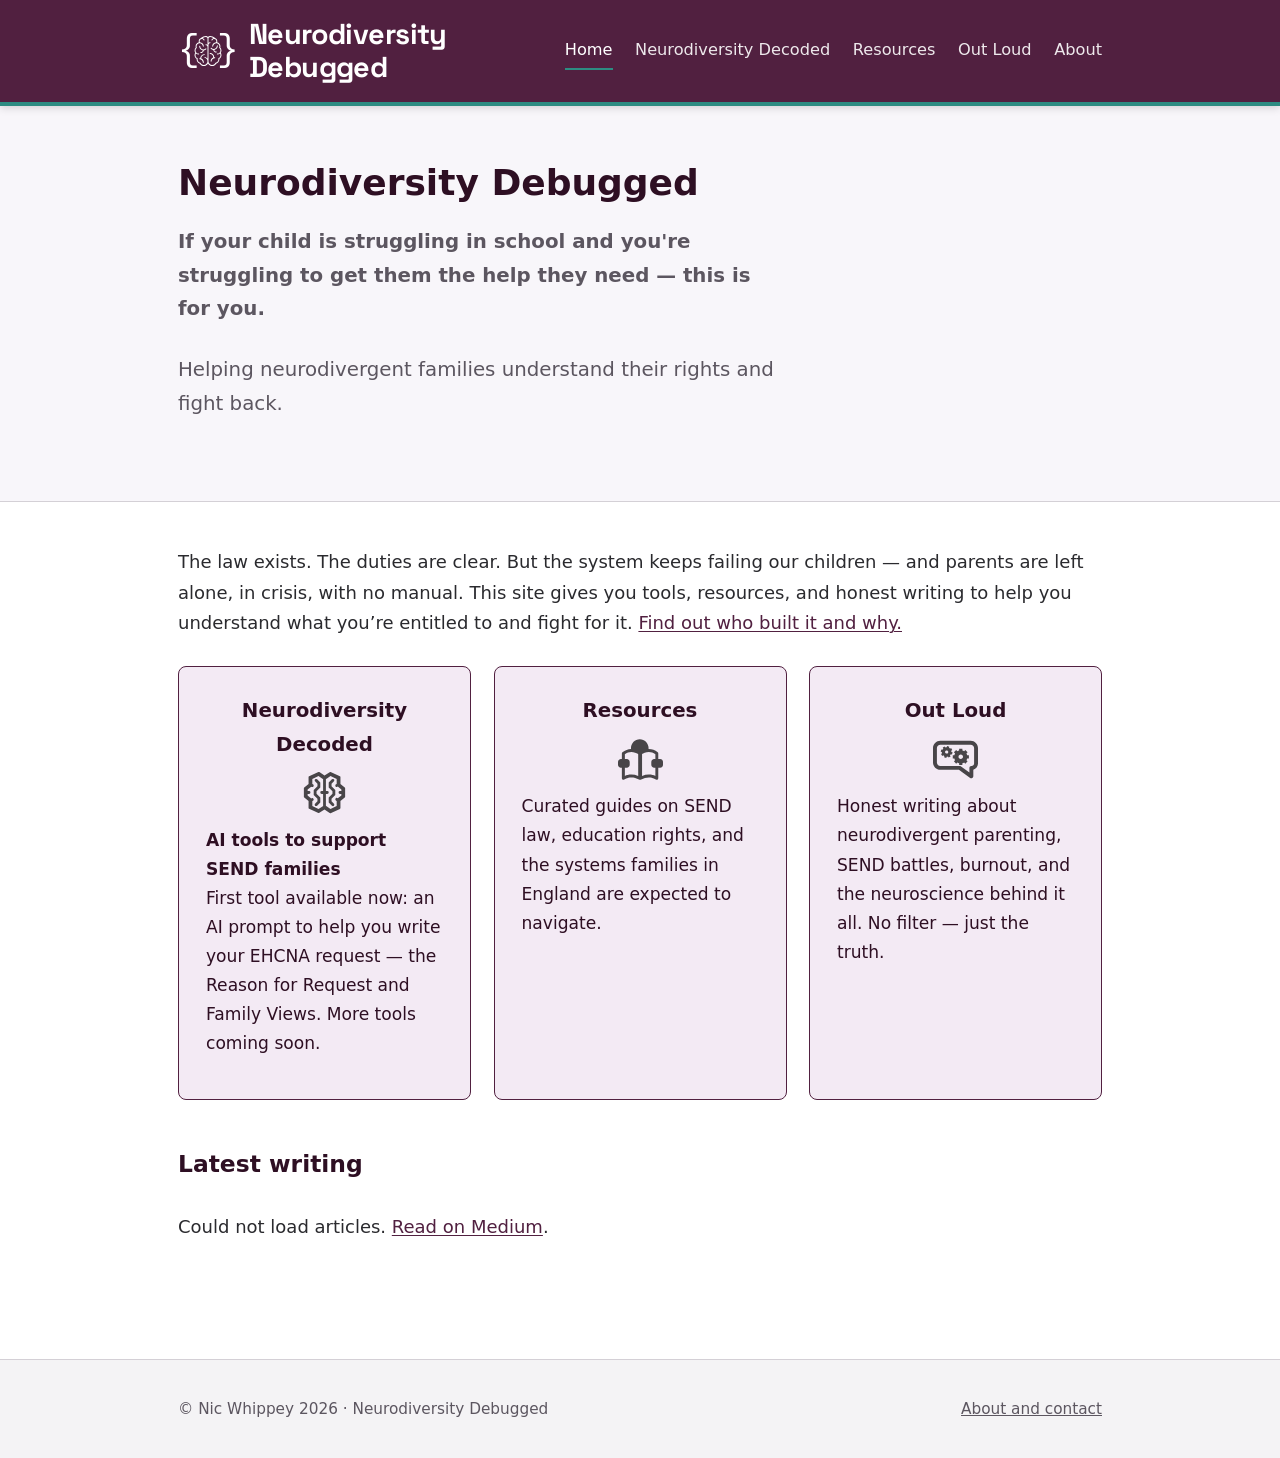
<file: index.html>
<!DOCTYPE html>
<html lang="en-GB">
<head>
  <meta charset="UTF-8">
  <meta name="viewport" content="width=device-width, initial-scale=1.0">
  <title>Neurodiversity Debugged — AI tools, resources &amp; lived experience for neurodivergent families</title>
  <meta name="description" content="AI tools, curated resources, lived experience, and writing for neurodivergent families navigating broken systems. Built by a neuroscientist, software engineer, and parent who learned the hard way.">
  <link rel="preconnect" href="https://fonts.googleapis.com">
  <link rel="preconnect" href="https://fonts.gstatic.com" crossorigin>
  <link href="https://fonts.googleapis.com/css2?family=Space+Grotesk:wght@600;700&display=swap" rel="stylesheet">
  <link rel="stylesheet" href="style.css">
  <link rel="icon" type="image/png" href="/icons/logo.png">
  <script src="/header.js" defer></script>
</head>
<body>

<a class="skip-link" href="#main">Skip to content</a>

<div id="site-header"></div>

<section class="hero">
  <div class="container">
    <h1>Neurodiversity Debugged</h1>
    <p><strong>If your child is struggling in school and you're struggling to get them the help they need — this is for you.</strong></p>
    <p>Helping neurodivergent families understand their rights and fight back.</p>
  </div>
</section>

<main id="main">
  <div class="container">

    <p>The law exists. The duties are clear. But the system keeps failing our children — and parents are left alone, in crisis, with no manual. This site gives you tools, resources, and honest writing to help you understand what you’re entitled to and fight for it. <a href="/about.html">Find out who built it and why.</a></p>

    <div class="card-grid">
      <!-- ...existing card-grid content... -->
      <a class="card card-link-block" href="/neurodiversity-decoded.html">
        <h3>Neurodiversity Decoded</h3>
        <img class="card-icon" src="/icons/ai-svgrepo-com.svg" alt="">
        <p><strong>AI tools to support SEND families</strong><br>First tool available now: an AI prompt to help you write your EHCNA request &mdash; the Reason for Request and Family Views. More tools coming soon.</p>
      </a>
      <a class="card card-link-block" href="/resources.html">
        <h3>Resources</h3>
        <img class="card-icon" src="/icons/person-learning-by-reading-svgrepo-com.svg" alt="">
        <p>Curated guides on SEND law, education rights, and the systems families in England are expected to navigate.</p>
      </a>
      <a class="card card-link-block" href="/out-loud.html">
        <h3>Out Loud</h3>
        <img class="card-icon" src="/icons/thoughts-of-gears-in-speech-bubble-svgrepo-com.svg" alt="">
        <p>Honest writing about neurodivergent parenting, SEND battles, burnout, and the neuroscience behind it all. No filter &mdash; just the truth.</p>
      </a>
    </div>

    <h2>Latest writing</h2>

    <div id="medium-articles" class="article-list">
      <p style="text-align:center; color:#666;">Loading articles&hellip;</p>
    </div>

    <script>
    (function () {
      var FEED_URL = 'https://api.rss2json.com/v1/api.json?rss_url=https%3A%2F%2Fmedium.com%2Ffeed%2F%40nic.whippey';
      var container = document.getElementById('medium-articles');

      fetch(FEED_URL)
        .then(function (res) { return res.json(); })
        .then(function (data) {
          if (!data.items || !data.items.length) {
            container.innerHTML = '<p>No articles found. <a href="https://medium.com/@nic.whippey" target="_blank" rel="noopener">Read on Medium</a>.</p>';
            return;
          }
          var html = data.items.slice(0, 6).map(function (item) {
            var imgMatch = item.description ? item.description.match(/<img[^>]+src="([^"]+)"/) : null;
            var imgUrl = (item.thumbnail || (imgMatch && imgMatch[1]) || '');
            var imgHtml = imgUrl ? '<img src="' + imgUrl + '" alt="">' : '';

            // Extract first <p> text as subtitle (more reliable than h3 from Medium feed)
            var subMatch = item.description ? item.description.match(/<p[^>]*>(.*?)<\/p>/) : null;
            var subtitle = subMatch ? subMatch[1].replace(/<[^>]+>/g, '').trim() : '';
            // Truncate long subtitles
            if (subtitle.length > 150) subtitle = subtitle.substring(0, 147) + '...';
            var subHtml = subtitle ? '<p>' + subtitle + '</p>' : '';

            return '<a class="article-card" href="' + item.link + '" target="_blank" rel="noopener">' +
              '<div class="article-text"><h3>' + item.title + '</h3>' + subHtml + '</div>' +
              imgHtml +
              '</a>';
          }).join('');
          container.innerHTML = html;
        })
        .catch(function () {
          container.innerHTML = '<p>Could not load articles. <a href="https://medium.com/@nic.whippey" target="_blank" rel="noopener">Read on Medium</a>.</p>';
        });
    })();
    </script>

  </div>
</main>

<div id="site-footer"></div>

</body>
</html>
</file>
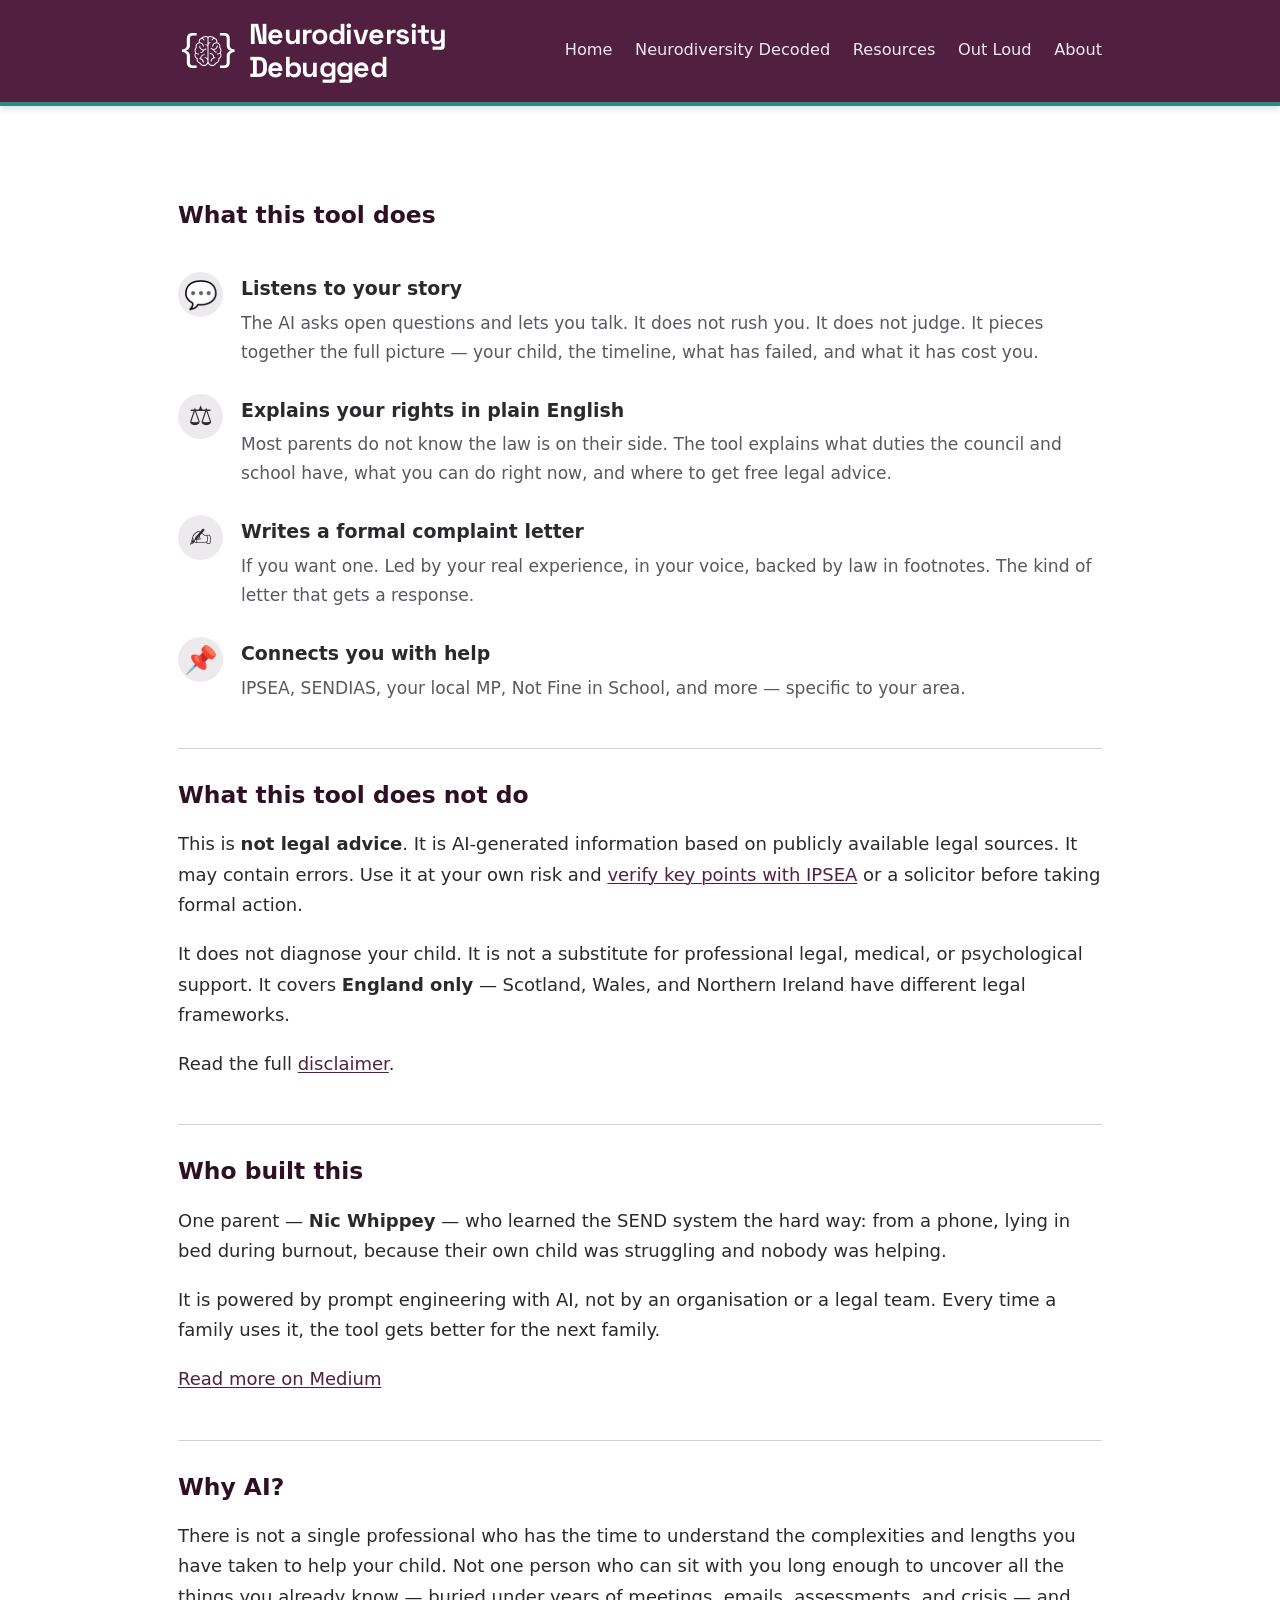
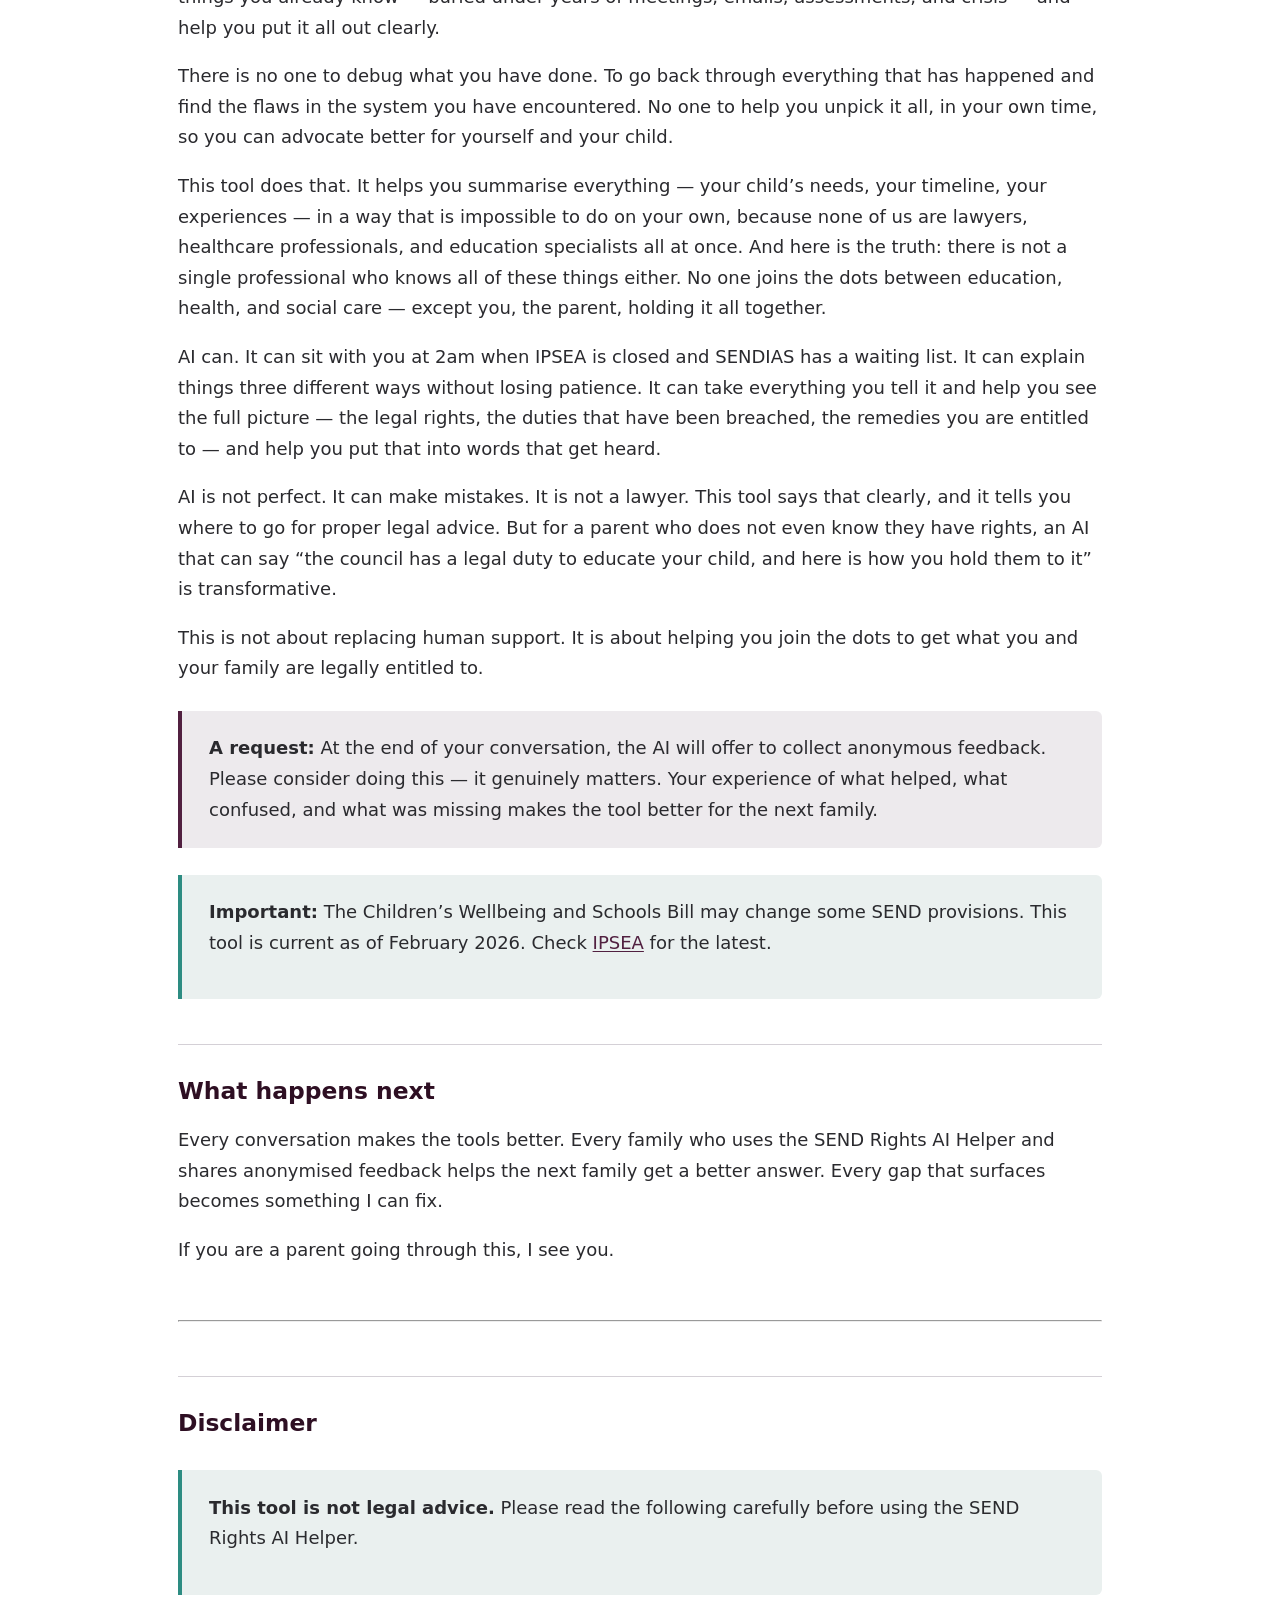
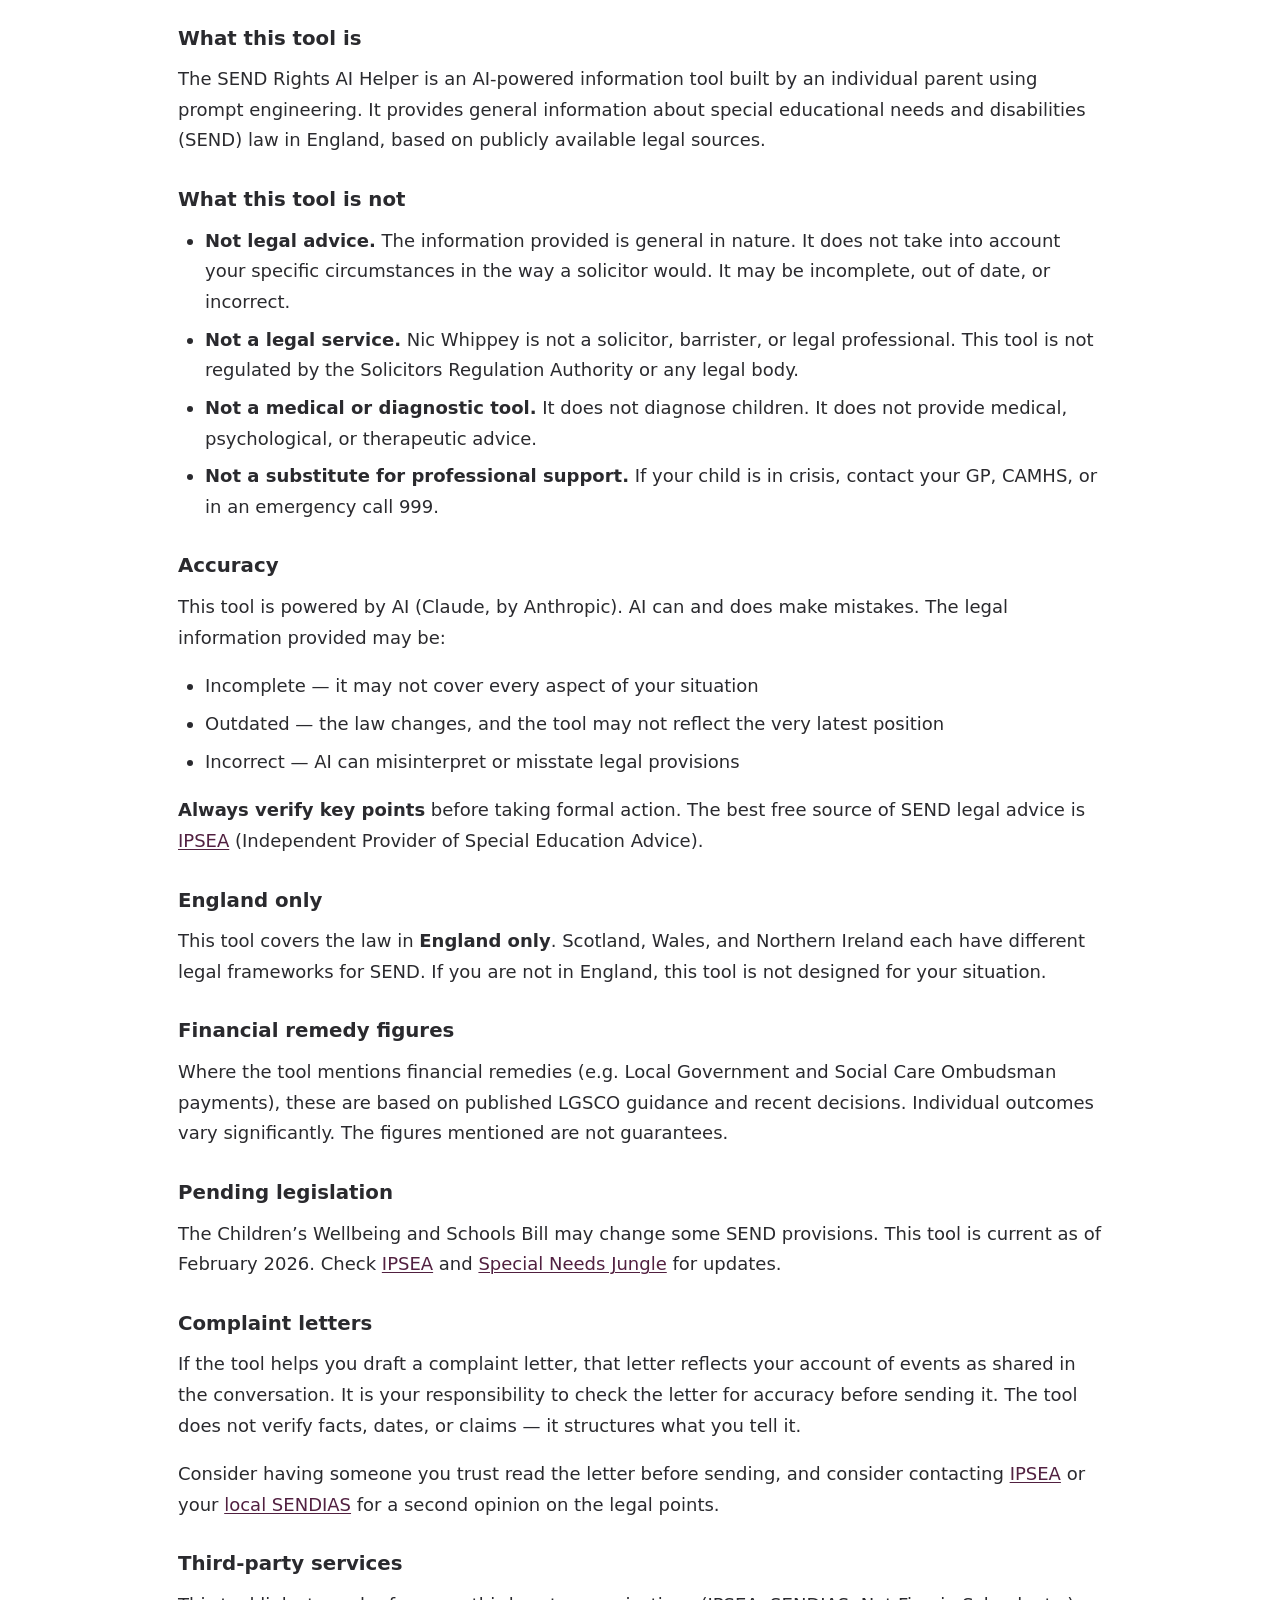
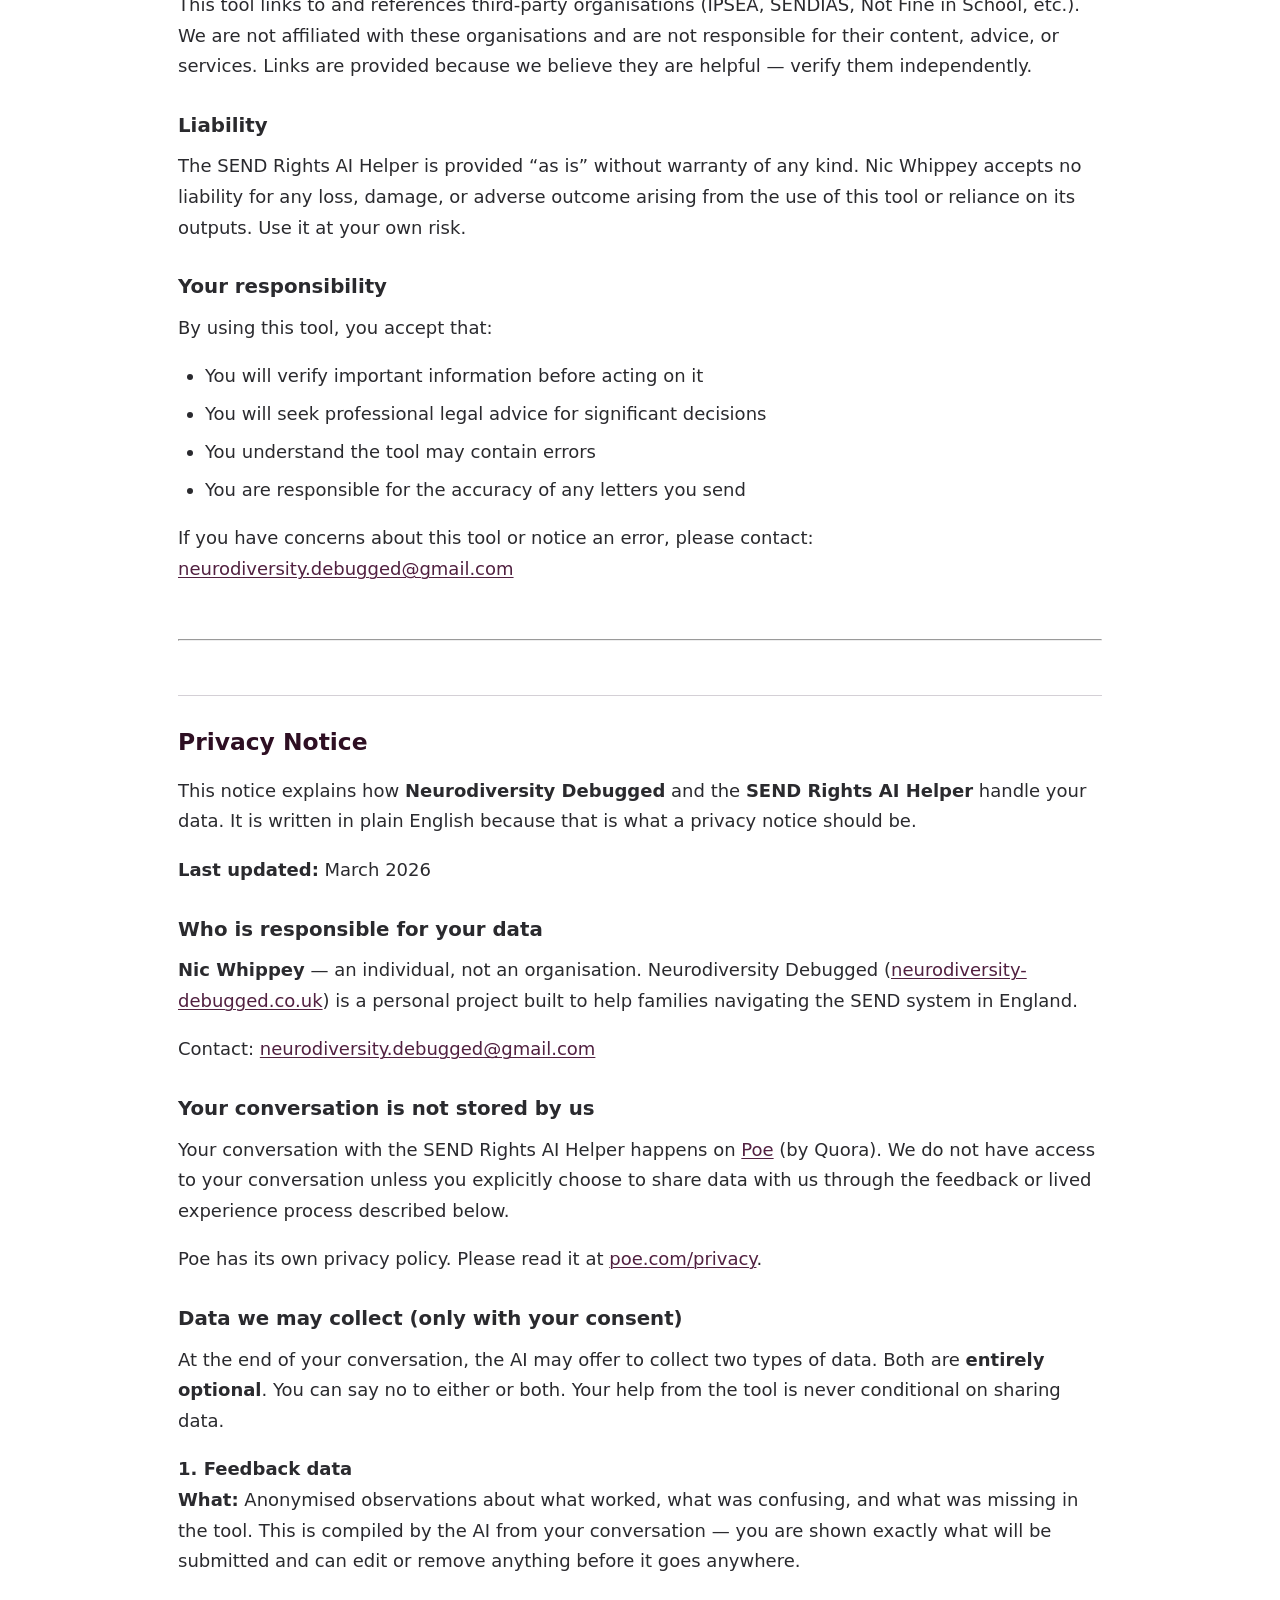
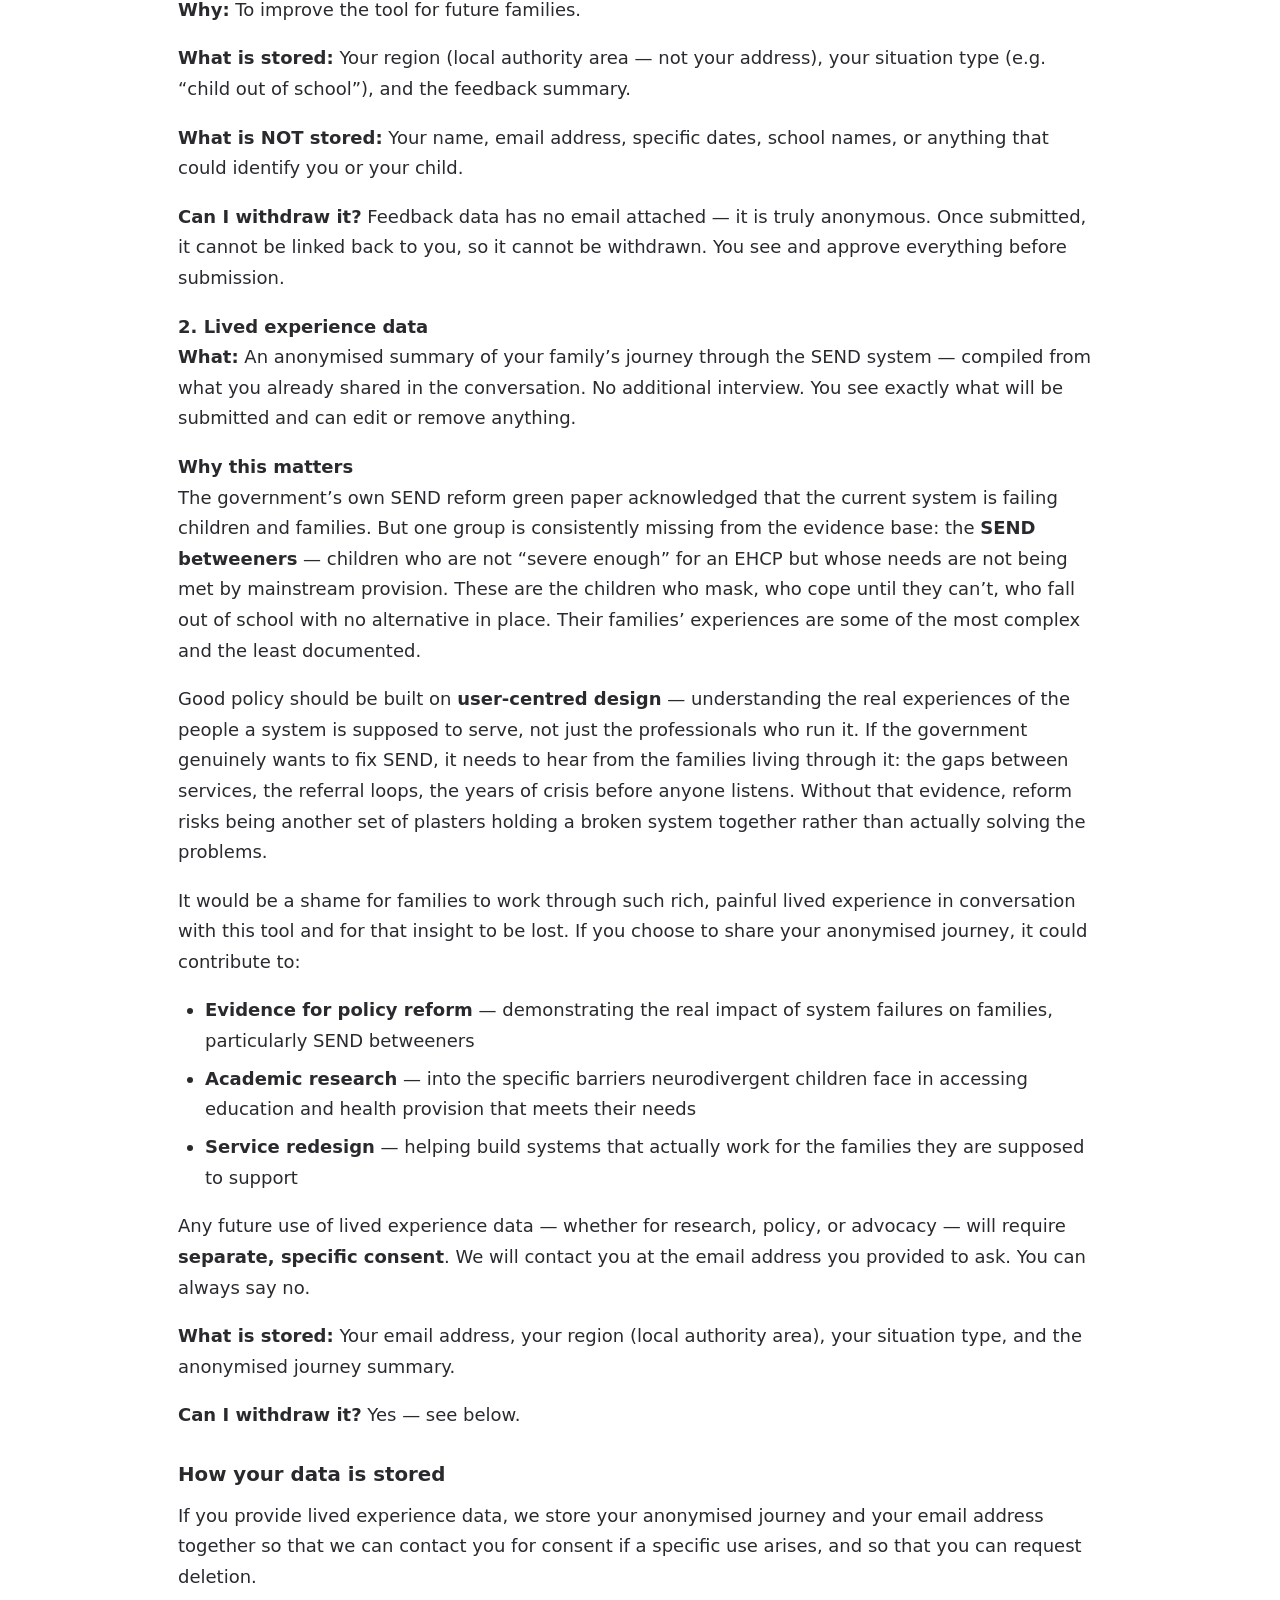
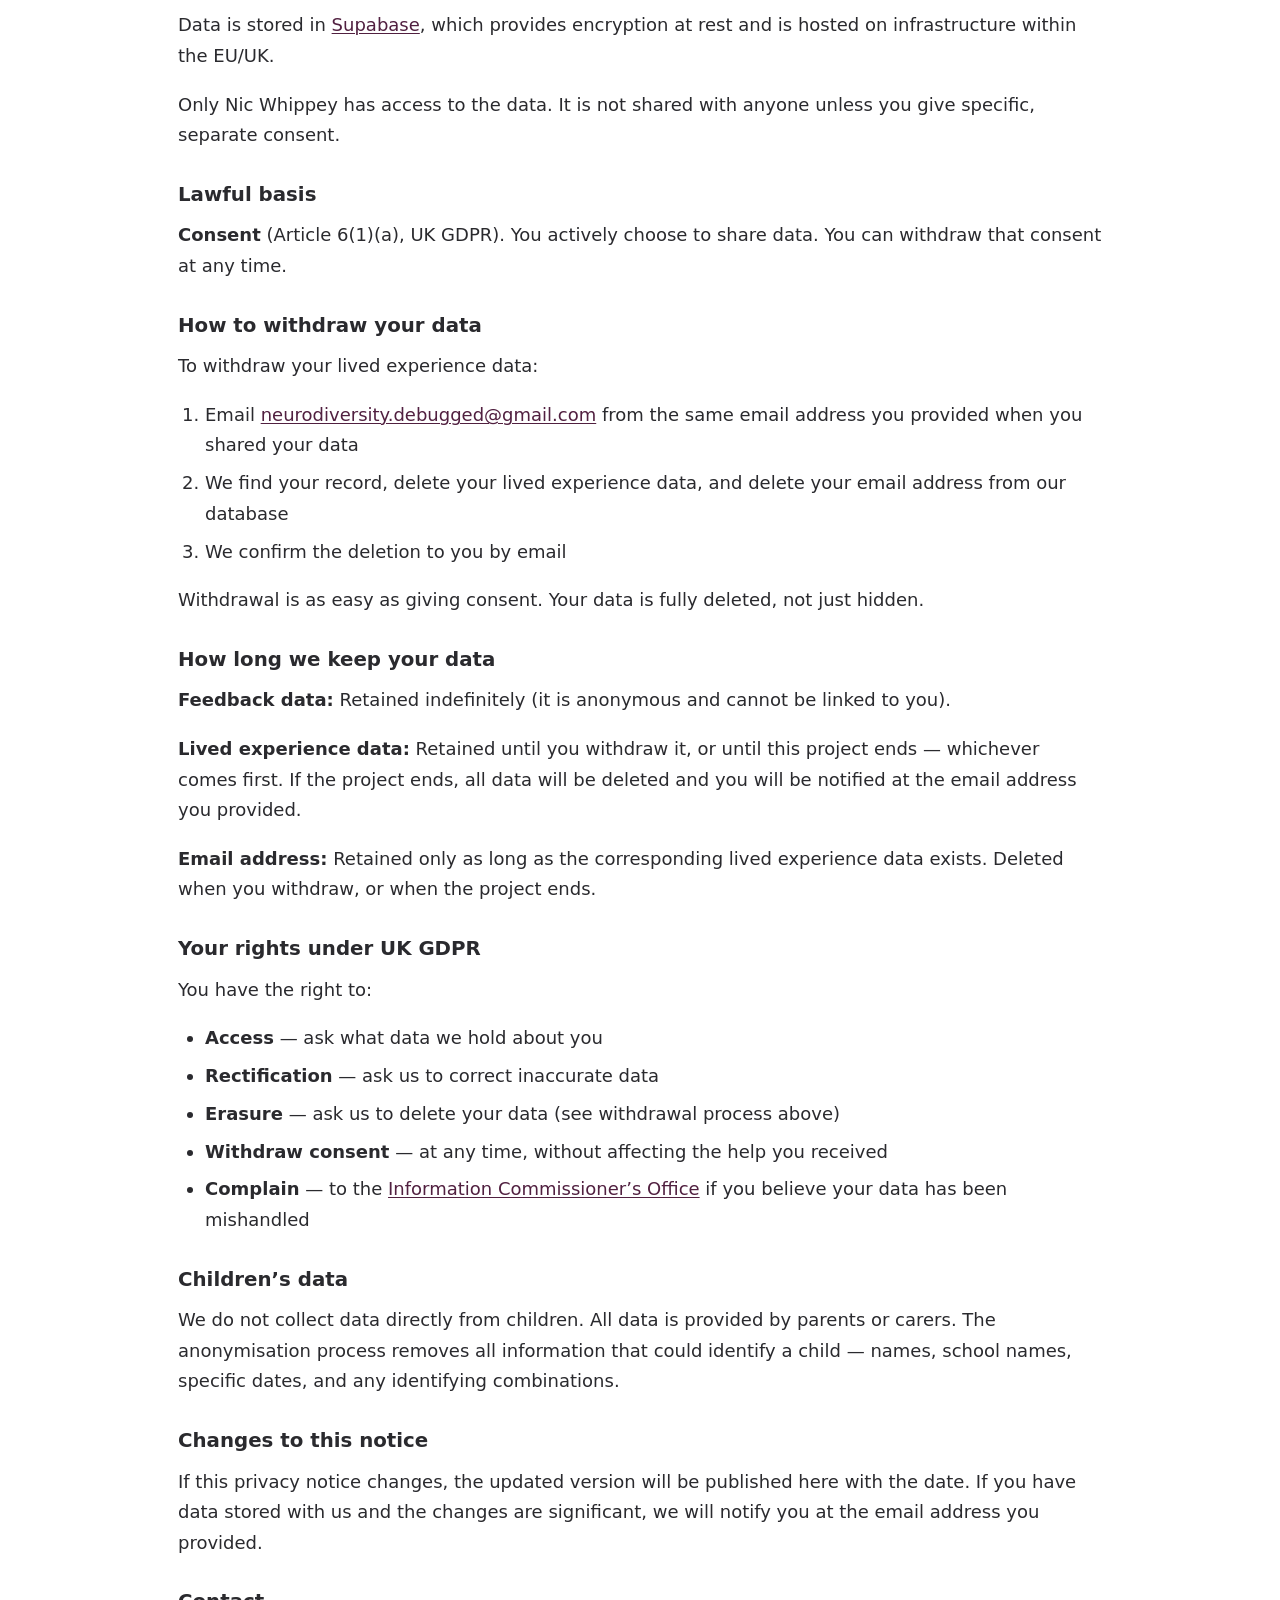
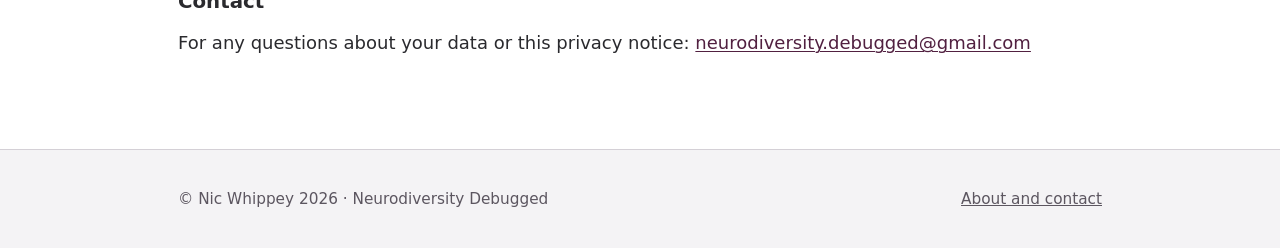
<file: send-rights-ai-helper/index.html>
<!DOCTYPE html>
<html lang="en-GB">
<head>
  <meta charset="UTF-8">
  <meta name="viewport" content="width=device-width, initial-scale=1.0">
  <title>Neurodiversity Debugged &mdash; SEND Rights AI Helper</title>
  <meta name="description" content="Neurodiversity Debugged: free AI-powered tools for families navigating SEND in England. The SEND Rights AI Helper helps you understand your rights, get practical advice, and write formal complaint letters.">
  <link rel="stylesheet" href="/style.css">
  <link rel="icon" type="image/png" href="/icons/logo.png">
  <link rel="preconnect" href="https://fonts.googleapis.com">
  <link rel="preconnect" href="https://fonts.gstatic.com" crossorigin>
  <link href="https://fonts.googleapis.com/css2?family=Space+Grotesk:wght@600;700&display=swap" rel="stylesheet">
  <script src="/header.js" defer></script>
</head>
<body>


<a class="skip-link" href="#main">Skip to content</a>

<div id="site-header"></div>

<main id="main">
  <div class="container">

    <h2>What this tool does</h2>

    <div class="features">
      <div class="feature">
        <div class="feature-icon" aria-hidden="true">&#128172;</div>
        <div>
          <h3>Listens to your story</h3>
          <p>The AI asks open questions and lets you talk. It does not rush you. It does not judge. It pieces together the full picture — your child, the timeline, what has failed, and what it has cost you.</p>
        </div>
      </div>

      <div class="feature">
        <div class="feature-icon" aria-hidden="true">&#9878;</div>
        <div>
          <h3>Explains your rights in plain English</h3>
          <p>Most parents do not know the law is on their side. The tool explains what duties the council and school have, what you can do right now, and where to get free legal advice.</p>
        </div>
      </div>

      <div class="feature">
        <div class="feature-icon" aria-hidden="true">&#9997;</div>
        <div>
          <h3>Writes a formal complaint letter</h3>
          <p>If you want one. Led by your real experience, in your voice, backed by law in footnotes. The kind of letter that gets a response.</p>
        </div>
      </div>

      <div class="feature">
        <div class="feature-icon" aria-hidden="true">&#128204;</div>
        <div>
          <h3>Connects you with help</h3>
          <p>IPSEA, SENDIAS, your local MP, Not Fine in School, and more — specific to your area.</p>
        </div>
      </div>
    </div>

    <h2>What this tool does not do</h2>

    <p>This is <strong>not legal advice</strong>. It is AI-generated information based on publicly available legal sources. It may contain errors. Use it at your own risk and <a href="https://www.ipsea.org.uk">verify key points with IPSEA</a> or a solicitor before taking formal action.</p>

    <p>It does not diagnose your child. It is not a substitute for professional legal, medical, or psychological support. It covers <strong>England only</strong> — Scotland, Wales, and Northern Ireland have different legal frameworks.</p>

    <p>Read the full <a href="#disclaimer">disclaimer</a>.</p>

    <h2>Who built this</h2>

    <p>One parent — <strong>Nic Whippey</strong> — who learned the SEND system the hard way: from a phone, lying in bed during burnout, because their own child was struggling and nobody was helping.</p>

    <p>It is powered by prompt engineering with AI, not by an organisation or a legal team. Every time a family uses it, the tool gets better for the next family.</p>

    <p><a href="https://medium.com/@nic.whippey">Read more on Medium</a></p>

    <h2>Why AI?</h2>

    <p>There is not a single professional who has the time to understand the complexities and lengths you have taken to help your child. Not one person who can sit with you long enough to uncover all the things you already know &mdash; buried under years of meetings, emails, assessments, and crisis &mdash; and help you put it all out clearly.</p>

    <p>There is no one to debug what you have done. To go back through everything that has happened and find the flaws in the system you have encountered. No one to help you unpick it all, in your own time, so you can advocate better for yourself and your child.</p>

    <p>This tool does that. It helps you summarise everything &mdash; your child&rsquo;s needs, your timeline, your experiences &mdash; in a way that is impossible to do on your own, because none of us are lawyers, healthcare professionals, and education specialists all at once. And here is the truth: there is not a single professional who knows all of these things either. No one joins the dots between education, health, and social care &mdash; except you, the parent, holding it all together.</p>

    <p>AI can. It can sit with you at 2am when IPSEA is closed and SENDIAS has a waiting list. It can explain things three different ways without losing patience. It can take everything you tell it and help you see the full picture &mdash; the legal rights, the duties that have been breached, the remedies you are entitled to &mdash; and help you put that into words that get heard.</p>

    <p>AI is not perfect. It can make mistakes. It is not a lawyer. This tool says that clearly, and it tells you where to go for proper legal advice. But for a parent who does not even know they have rights, an AI that can say &ldquo;the council has a legal duty to educate your child, and here is how you hold them to it&rdquo; is transformative.</p>

    <p>This is not about replacing human support. It is about helping you join the dots to get what you and your family are legally entitled to.</p>

    <div class="highlight">
      <p><strong>A request:</strong> At the end of your conversation, the AI will offer to collect anonymous feedback. Please consider doing this &mdash; it genuinely matters. Your experience of what helped, what confused, and what was missing makes the tool better for the next family.</p>
    </div>

    <div class="warning">
      <p><strong>Important:</strong> The Children&rsquo;s Wellbeing and Schools Bill may change some SEND provisions. This tool is current as of February 2026. Check <a href="https://www.ipsea.org.uk">IPSEA</a> for the latest.</p>
    </div>

    <h2>What happens next</h2>

    <p>Every conversation makes the tools better. Every family who uses the SEND Rights AI Helper and shares anonymised feedback helps the next family get a better answer. Every gap that surfaces becomes something I can fix.</p>

    <p>If you are a parent going through this, I see you.</p>

    <hr style="margin: 3rem 0;">

    <h2 id="disclaimer">Disclaimer</h2>

    <div class="warning">
      <p><strong>This tool is not legal advice.</strong> Please read the following carefully before using the SEND Rights AI Helper.</p>
    </div>

    <h3>What this tool is</h3>

    <p>The SEND Rights AI Helper is an AI-powered information tool built by an individual parent using prompt engineering. It provides general information about special educational needs and disabilities (SEND) law in England, based on publicly available legal sources.</p>

    <h3>What this tool is not</h3>

    <ul>
      <li><strong>Not legal advice.</strong> The information provided is general in nature. It does not take into account your specific circumstances in the way a solicitor would. It may be incomplete, out of date, or incorrect.</li>
      <li><strong>Not a legal service.</strong> Nic Whippey is not a solicitor, barrister, or legal professional. This tool is not regulated by the Solicitors Regulation Authority or any legal body.</li>
      <li><strong>Not a medical or diagnostic tool.</strong> It does not diagnose children. It does not provide medical, psychological, or therapeutic advice.</li>
      <li><strong>Not a substitute for professional support.</strong> If your child is in crisis, contact your GP, CAMHS, or in an emergency call 999.</li>
    </ul>

    <h3>Accuracy</h3>

    <p>This tool is powered by AI (Claude, by Anthropic). AI can and does make mistakes. The legal information provided may be:</p>

    <ul>
      <li>Incomplete &mdash; it may not cover every aspect of your situation</li>
      <li>Outdated &mdash; the law changes, and the tool may not reflect the very latest position</li>
      <li>Incorrect &mdash; AI can misinterpret or misstate legal provisions</li>
    </ul>

    <p><strong>Always verify key points</strong> before taking formal action. The best free source of SEND legal advice is <a href="https://www.ipsea.org.uk">IPSEA</a> (Independent Provider of Special Education Advice).</p>

    <h3>England only</h3>

    <p>This tool covers the law in <strong>England only</strong>. Scotland, Wales, and Northern Ireland each have different legal frameworks for SEND. If you are not in England, this tool is not designed for your situation.</p>

    <h3>Financial remedy figures</h3>

    <p>Where the tool mentions financial remedies (e.g. Local Government and Social Care Ombudsman payments), these are based on published LGSCO guidance and recent decisions. Individual outcomes vary significantly. The figures mentioned are not guarantees.</p>

    <h3>Pending legislation</h3>

    <p>The Children&rsquo;s Wellbeing and Schools Bill may change some SEND provisions. This tool is current as of February 2026. Check <a href="https://www.ipsea.org.uk">IPSEA</a> and <a href="https://www.specialneedsjungle.com">Special Needs Jungle</a> for updates.</p>

    <h3>Complaint letters</h3>

    <p>If the tool helps you draft a complaint letter, that letter reflects your account of events as shared in the conversation. It is your responsibility to check the letter for accuracy before sending it. The tool does not verify facts, dates, or claims &mdash; it structures what you tell it.</p>

    <p>Consider having someone you trust read the letter before sending, and consider contacting <a href="https://www.ipsea.org.uk">IPSEA</a> or your <a href="https://www.councilfordisabledchildren.org.uk/our-work/send-information-advice-and-support-services">local SENDIAS</a> for a second opinion on the legal points.</p>

    <h3>Third-party services</h3>

    <p>This tool links to and references third-party organisations (IPSEA, SENDIAS, Not Fine in School, etc.). We are not affiliated with these organisations and are not responsible for their content, advice, or services. Links are provided because we believe they are helpful &mdash; verify them independently.</p>

    <h3>Liability</h3>

    <p>The SEND Rights AI Helper is provided &ldquo;as is&rdquo; without warranty of any kind. Nic Whippey accepts no liability for any loss, damage, or adverse outcome arising from the use of this tool or reliance on its outputs. Use it at your own risk.</p>

    <h3>Your responsibility</h3>

    <p>By using this tool, you accept that:</p>

    <ul>
      <li>You will verify important information before acting on it</li>
      <li>You will seek professional legal advice for significant decisions</li>
      <li>You understand the tool may contain errors</li>
      <li>You are responsible for the accuracy of any letters you send</li>
    </ul>

    <p>If you have concerns about this tool or notice an error, please contact: <a class="site-email"></a></p>

    <hr style="margin: 3rem 0;">

    <h2 id="privacy">Privacy Notice</h2>

    <p>This notice explains how <strong>Neurodiversity Debugged</strong> and the <strong>SEND Rights AI Helper</strong> handle your data. It is written in plain English because that is what a privacy notice should be.</p>

    <p><strong>Last updated:</strong> March 2026</p>

    <h3>Who is responsible for your data</h3>

    <p><strong>Nic Whippey</strong> &mdash; an individual, not an organisation. Neurodiversity Debugged (<a href="https://neurodiversity-debugged.co.uk">neurodiversity-debugged.co.uk</a>) is a personal project built to help families navigating the SEND system in England.</p>

    <p>Contact: <a class="site-email"></a></p>

    <h3>Your conversation is not stored by us</h3>

    <p>Your conversation with the SEND Rights AI Helper happens on <a href="https://poe.com">Poe</a> (by Quora). We do not have access to your conversation unless you explicitly choose to share data with us through the feedback or lived experience process described below.</p>

    <p>Poe has its own privacy policy. Please read it at <a href="https://poe.com/privacy">poe.com/privacy</a>.</p>

    <h3>Data we may collect (only with your consent)</h3>

    <p>At the end of your conversation, the AI may offer to collect two types of data. Both are <strong>entirely optional</strong>. You can say no to either or both. Your help from the tool is never conditional on sharing data.</p>

    <h4>1. Feedback data</h4>

    <p><strong>What:</strong> Anonymised observations about what worked, what was confusing, and what was missing in the tool. This is compiled by the AI from your conversation &mdash; you are shown exactly what will be submitted and can edit or remove anything before it goes anywhere.</p>

    <p><strong>Why:</strong> To improve the tool for future families.</p>

    <p><strong>What is stored:</strong> Your region (local authority area &mdash; not your address), your situation type (e.g. &ldquo;child out of school&rdquo;), and the feedback summary.</p>

    <p><strong>What is NOT stored:</strong> Your name, email address, specific dates, school names, or anything that could identify you or your child.</p>

    <p><strong>Can I withdraw it?</strong> Feedback data has no email attached &mdash; it is truly anonymous. Once submitted, it cannot be linked back to you, so it cannot be withdrawn. You see and approve everything before submission.</p>

    <h4>2. Lived experience data</h4>

    <p><strong>What:</strong> An anonymised summary of your family&rsquo;s journey through the SEND system &mdash; compiled from what you already shared in the conversation. No additional interview. You see exactly what will be submitted and can edit or remove anything.</p>

    <h4>Why this matters</h4>

    <p>The government&rsquo;s own SEND reform green paper acknowledged that the current system is failing children and families. But one group is consistently missing from the evidence base: the <strong>SEND betweeners</strong> &mdash; children who are not &ldquo;severe enough&rdquo; for an EHCP but whose needs are not being met by mainstream provision. These are the children who mask, who cope until they can&rsquo;t, who fall out of school with no alternative in place. Their families&rsquo; experiences are some of the most complex and the least documented.</p>

    <p>Good policy should be built on <strong>user-centred design</strong> &mdash; understanding the real experiences of the people a system is supposed to serve, not just the professionals who run it. If the government genuinely wants to fix SEND, it needs to hear from the families living through it: the gaps between services, the referral loops, the years of crisis before anyone listens. Without that evidence, reform risks being another set of plasters holding a broken system together rather than actually solving the problems.</p>

    <p>It would be a shame for families to work through such rich, painful lived experience in conversation with this tool and for that insight to be lost. If you choose to share your anonymised journey, it could contribute to:</p>

    <ul>
      <li><strong>Evidence for policy reform</strong> &mdash; demonstrating the real impact of system failures on families, particularly SEND betweeners</li>
      <li><strong>Academic research</strong> &mdash; into the specific barriers neurodivergent children face in accessing education and health provision that meets their needs</li>
      <li><strong>Service redesign</strong> &mdash; helping build systems that actually work for the families they are supposed to support</li>
    </ul>

    <p>Any future use of lived experience data &mdash; whether for research, policy, or advocacy &mdash; will require <strong>separate, specific consent</strong>. We will contact you at the email address you provided to ask. You can always say no.</p>

    <p><strong>What is stored:</strong> Your email address, your region (local authority area), your situation type, and the anonymised journey summary.</p>

    <p><strong>Can I withdraw it?</strong> Yes &mdash; see below.</p>

    <h3>How your data is stored</h3>

    <p>If you provide lived experience data, we store your anonymised journey and your email address together so that we can contact you for consent if a specific use arises, and so that you can request deletion.</p>

    <p>Data is stored in <a href="https://supabase.com">Supabase</a>, which provides encryption at rest and is hosted on infrastructure within the EU/UK.</p>

    <p>Only Nic Whippey has access to the data. It is not shared with anyone unless you give specific, separate consent.</p>

    <h3>Lawful basis</h3>

    <p><strong>Consent</strong> (Article 6(1)(a), UK GDPR). You actively choose to share data. You can withdraw that consent at any time.</p>

    <h3>How to withdraw your data</h3>

    <p>To withdraw your lived experience data:</p>

    <ol>
      <li>Email <a class="site-email"></a> from the same email address you provided when you shared your data</li>
      <li>We find your record, delete your lived experience data, and delete your email address from our database</li>
      <li>We confirm the deletion to you by email</li>
    </ol>

    <p>Withdrawal is as easy as giving consent. Your data is fully deleted, not just hidden.</p>

    <h3>How long we keep your data</h3>

    <p><strong>Feedback data:</strong> Retained indefinitely (it is anonymous and cannot be linked to you).</p>

    <p><strong>Lived experience data:</strong> Retained until you withdraw it, or until this project ends &mdash; whichever comes first. If the project ends, all data will be deleted and you will be notified at the email address you provided.</p>

    <p><strong>Email address:</strong> Retained only as long as the corresponding lived experience data exists. Deleted when you withdraw, or when the project ends.</p>

    <h3>Your rights under UK GDPR</h3>

    <p>You have the right to:</p>

    <ul>
      <li><strong>Access</strong> &mdash; ask what data we hold about you</li>
      <li><strong>Rectification</strong> &mdash; ask us to correct inaccurate data</li>
      <li><strong>Erasure</strong> &mdash; ask us to delete your data (see withdrawal process above)</li>
      <li><strong>Withdraw consent</strong> &mdash; at any time, without affecting the help you received</li>
      <li><strong>Complain</strong> &mdash; to the <a href="https://ico.org.uk">Information Commissioner&rsquo;s Office</a> if you believe your data has been mishandled</li>
    </ul>

    <h3>Children&rsquo;s data</h3>

    <p>We do not collect data directly from children. All data is provided by parents or carers. The anonymisation process removes all information that could identify a child &mdash; names, school names, specific dates, and any identifying combinations.</p>

    <h3>Changes to this notice</h3>

    <p>If this privacy notice changes, the updated version will be published here with the date. If you have data stored with us and the changes are significant, we will notify you at the email address you provided.</p>

    <h3>Contact</h3>

    <p>For any questions about your data or this privacy notice: <a class="site-email"></a></p>

  </div>
</main>

<div id="site-footer"></div>

</body>
</html>
</file>
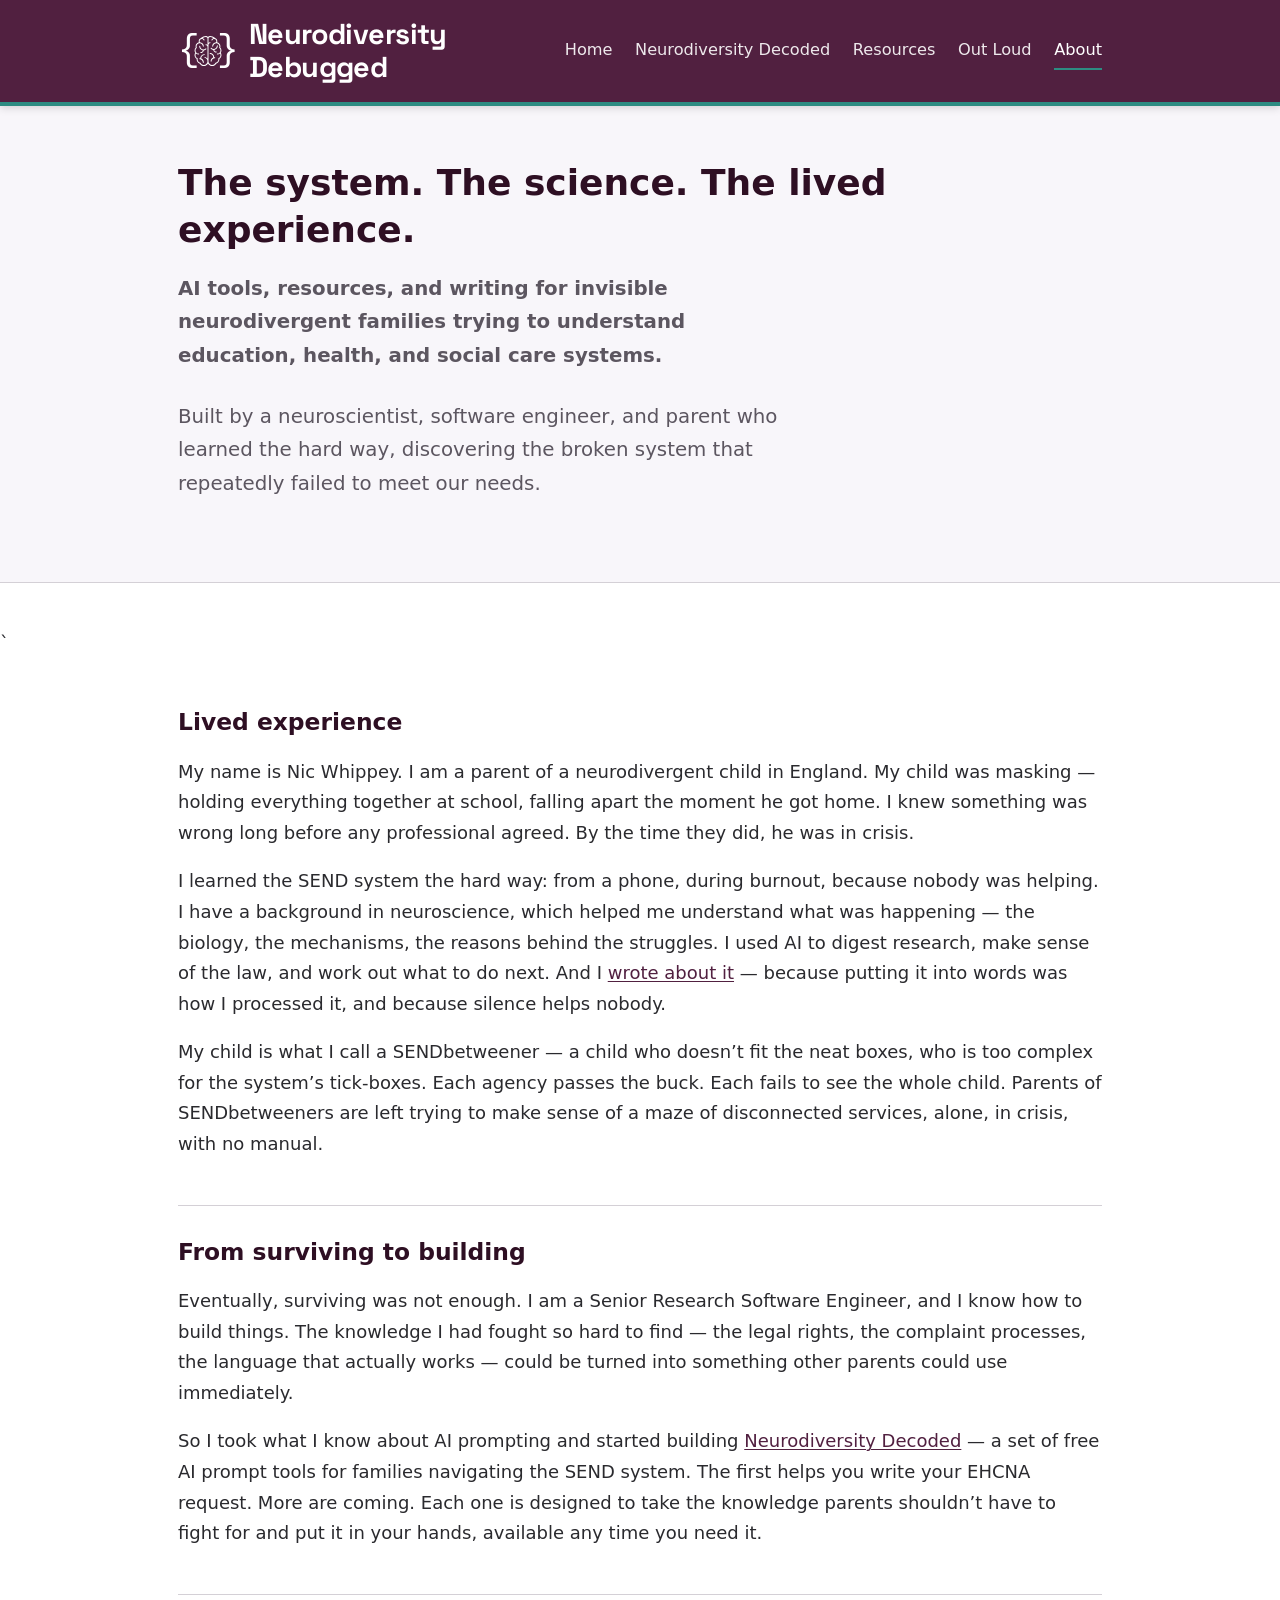
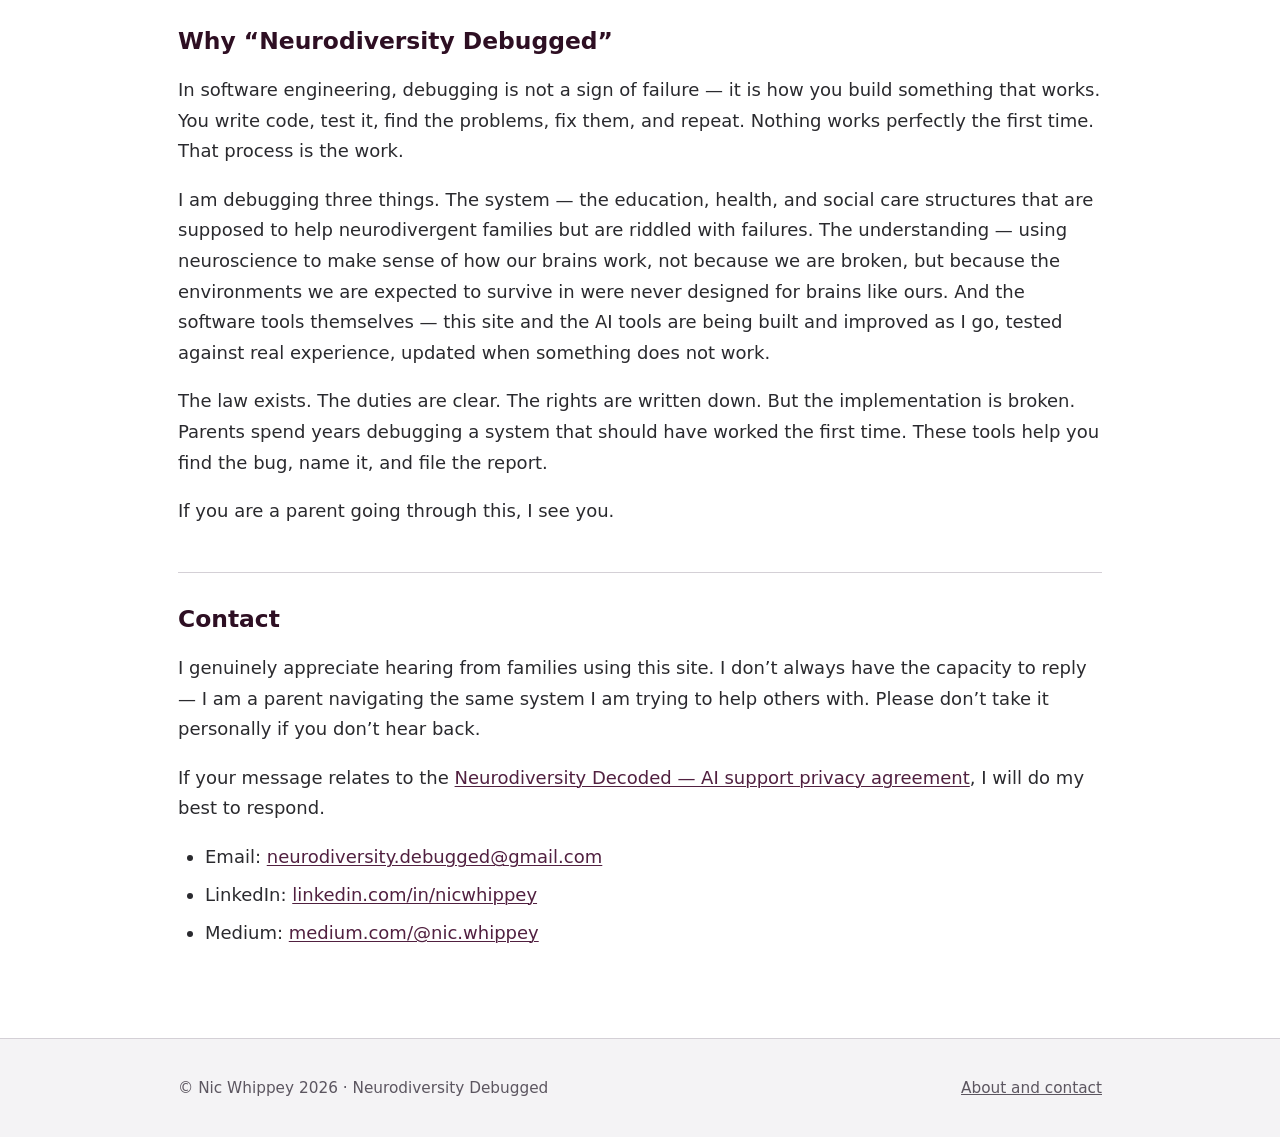
<file: about.html>
<!DOCTYPE html>
<html lang="en-GB">
<head>
  <meta charset="UTF-8">
  <meta name="viewport" content="width=device-width, initial-scale=1.0">
  <title>About — Neurodiversity Debugged</title>
  <meta name="description" content="About Nic Whippey, the parent and software engineer behind Neurodiversity Debugged.">
  <link rel="stylesheet" href="/style.css">
  <link rel="icon" type="image/png" href="/icons/logo.png">
  <link rel="preconnect" href="https://fonts.googleapis.com">
  <link rel="preconnect" href="https://fonts.gstatic.com" crossorigin>
  <link href="https://fonts.googleapis.com/css2?family=Space+Grotesk:wght@600;700&display=swap" rel="stylesheet">
  <script src="/header.js" defer></script>
</head>
<body>


<a class="skip-link" href="#main">Skip to content</a>
<div id="site-header"></div>

<section class="hero">
  <div class="container">
    <h1>The system. The science. The lived experience.</h1>
    <p><strong>AI tools, resources, and writing for invisible neurodivergent families trying to understand education, health, and social care systems.</strong></p>
    <p>Built by a neuroscientist, software engineer, and parent who learned the hard way, discovering the broken system that repeatedly failed to meet our needs.</p>
  </div>
</section>

<main id="main">`
  <div class="container">

    <h2>Lived experience</h2>

    <p>My name is Nic Whippey. I am a parent of a neurodivergent child in England. My child was masking &mdash; holding everything together at school, falling apart the moment he got home. I knew something was wrong long before any professional agreed. By the time they did, he was in crisis.</p>

    <p>I learned the SEND system the hard way: from a phone, during burnout, because nobody was helping. I have a background in neuroscience, which helped me understand what was happening &mdash; the biology, the mechanisms, the reasons behind the struggles. I used AI to digest research, make sense of the law, and work out what to do next. And I <a href="https://medium.com/@nic.whippey">wrote about it</a> &mdash; because putting it into words was how I processed it, and because silence helps nobody.</p>

    <p>My child is what I call a SENDbetweener &mdash; a child who doesn&rsquo;t fit the neat boxes, who is too complex for the system&rsquo;s tick-boxes. Each agency passes the buck. Each fails to see the whole child. Parents of SENDbetweeners are left trying to make sense of a maze of disconnected services, alone, in crisis, with no manual.</p>

    <h2>From surviving to building</h2>

    <p>Eventually, surviving was not enough. I am a Senior Research Software Engineer, and I know how to build things. The knowledge I had fought so hard to find &mdash; the legal rights, the complaint processes, the language that actually works &mdash; could be turned into something other parents could use immediately.</p>

    <p>So I took what I know about AI prompting and started building <a href="/neurodiversity-decoded.html">Neurodiversity Decoded</a> &mdash; a set of free AI prompt tools for families navigating the SEND system. The first helps you write your EHCNA request. More are coming. Each one is designed to take the knowledge parents shouldn&rsquo;t have to fight for and put it in your hands, available any time you need it.</p>

    <h2>Why &ldquo;Neurodiversity Debugged&rdquo;</h2>

    <p>In software engineering, debugging is not a sign of failure &mdash; it is how you build something that works. You write code, test it, find the problems, fix them, and repeat. Nothing works perfectly the first time. That process is the work.</p>

    <p>I am debugging three things. The system &mdash; the education, health, and social care structures that are supposed to help neurodivergent families but are riddled with failures. The understanding &mdash; using neuroscience to make sense of how our brains work, not because we are broken, but because the environments we are expected to survive in were never designed for brains like ours. And the software tools themselves &mdash; this site and the AI tools are being built and improved as I go, tested against real experience, updated when something does not work.</p>

    <p>The law exists. The duties are clear. The rights are written down. But the implementation is broken. Parents spend years debugging a system that should have worked the first time. These tools help you find the bug, name it, and file the report.</p>

    <p>If you are a parent going through this, I see you.</p>

    <h2>Contact</h2>

    <p>I genuinely appreciate hearing from families using this site. I don&rsquo;t always have the capacity to reply &mdash; I am a parent navigating the same system I am trying to help others with. Please don&rsquo;t take it personally if you don&rsquo;t hear back.</p>

    <p>If your message relates to the <a href="/neurodiversity-decoded.html#privacy">Neurodiversity Decoded — AI support privacy agreement</a>, I will do my best to respond.</p>

    <ul>
      <li>Email: <a class="site-email"></a></li>
      <li>LinkedIn: <a href="https://www.linkedin.com/in/nicwhippey" target="_blank" rel="noopener">linkedin.com/in/nicwhippey</a></li>
      <li>Medium: <a href="https://medium.com/@nic.whippey" target="_blank" rel="noopener">medium.com/@nic.whippey</a></li>
    </ul>

  </div>
</main>

<div id="site-footer"></div>

</body>
</html>
</file>
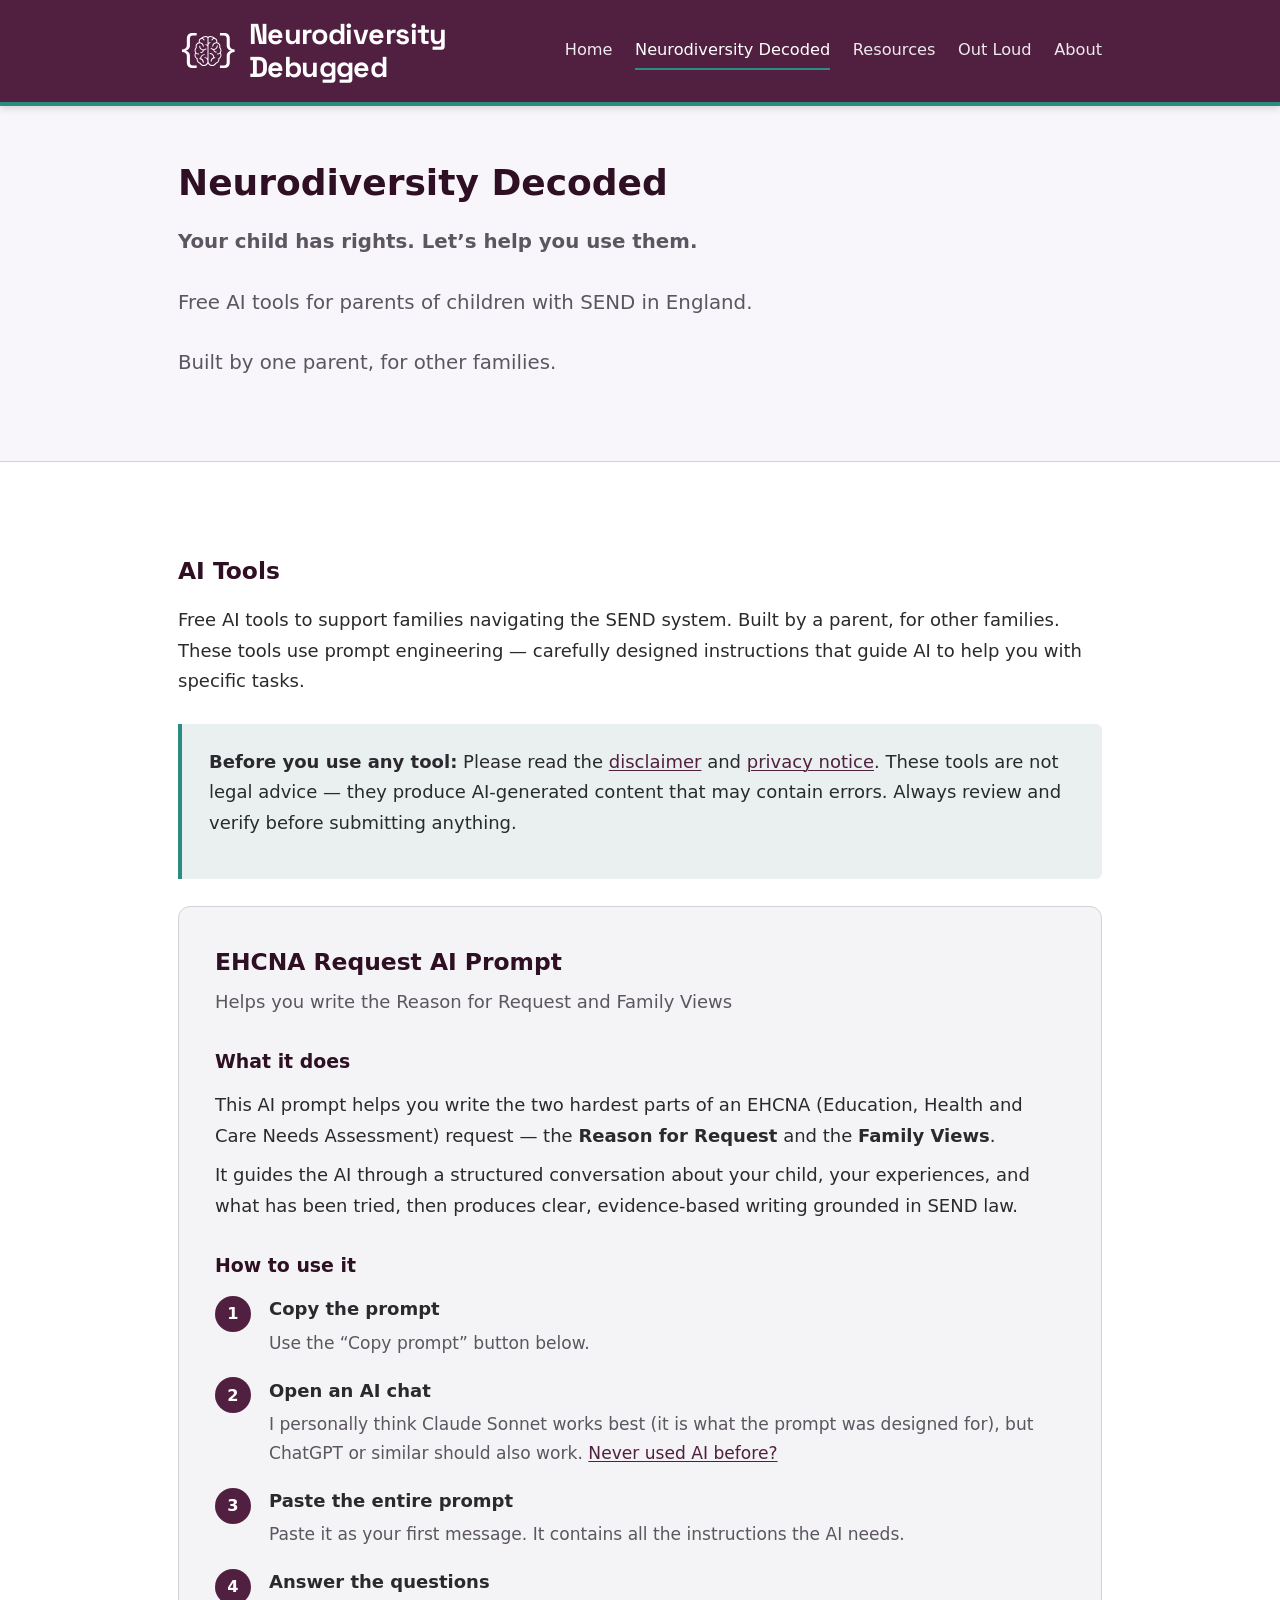
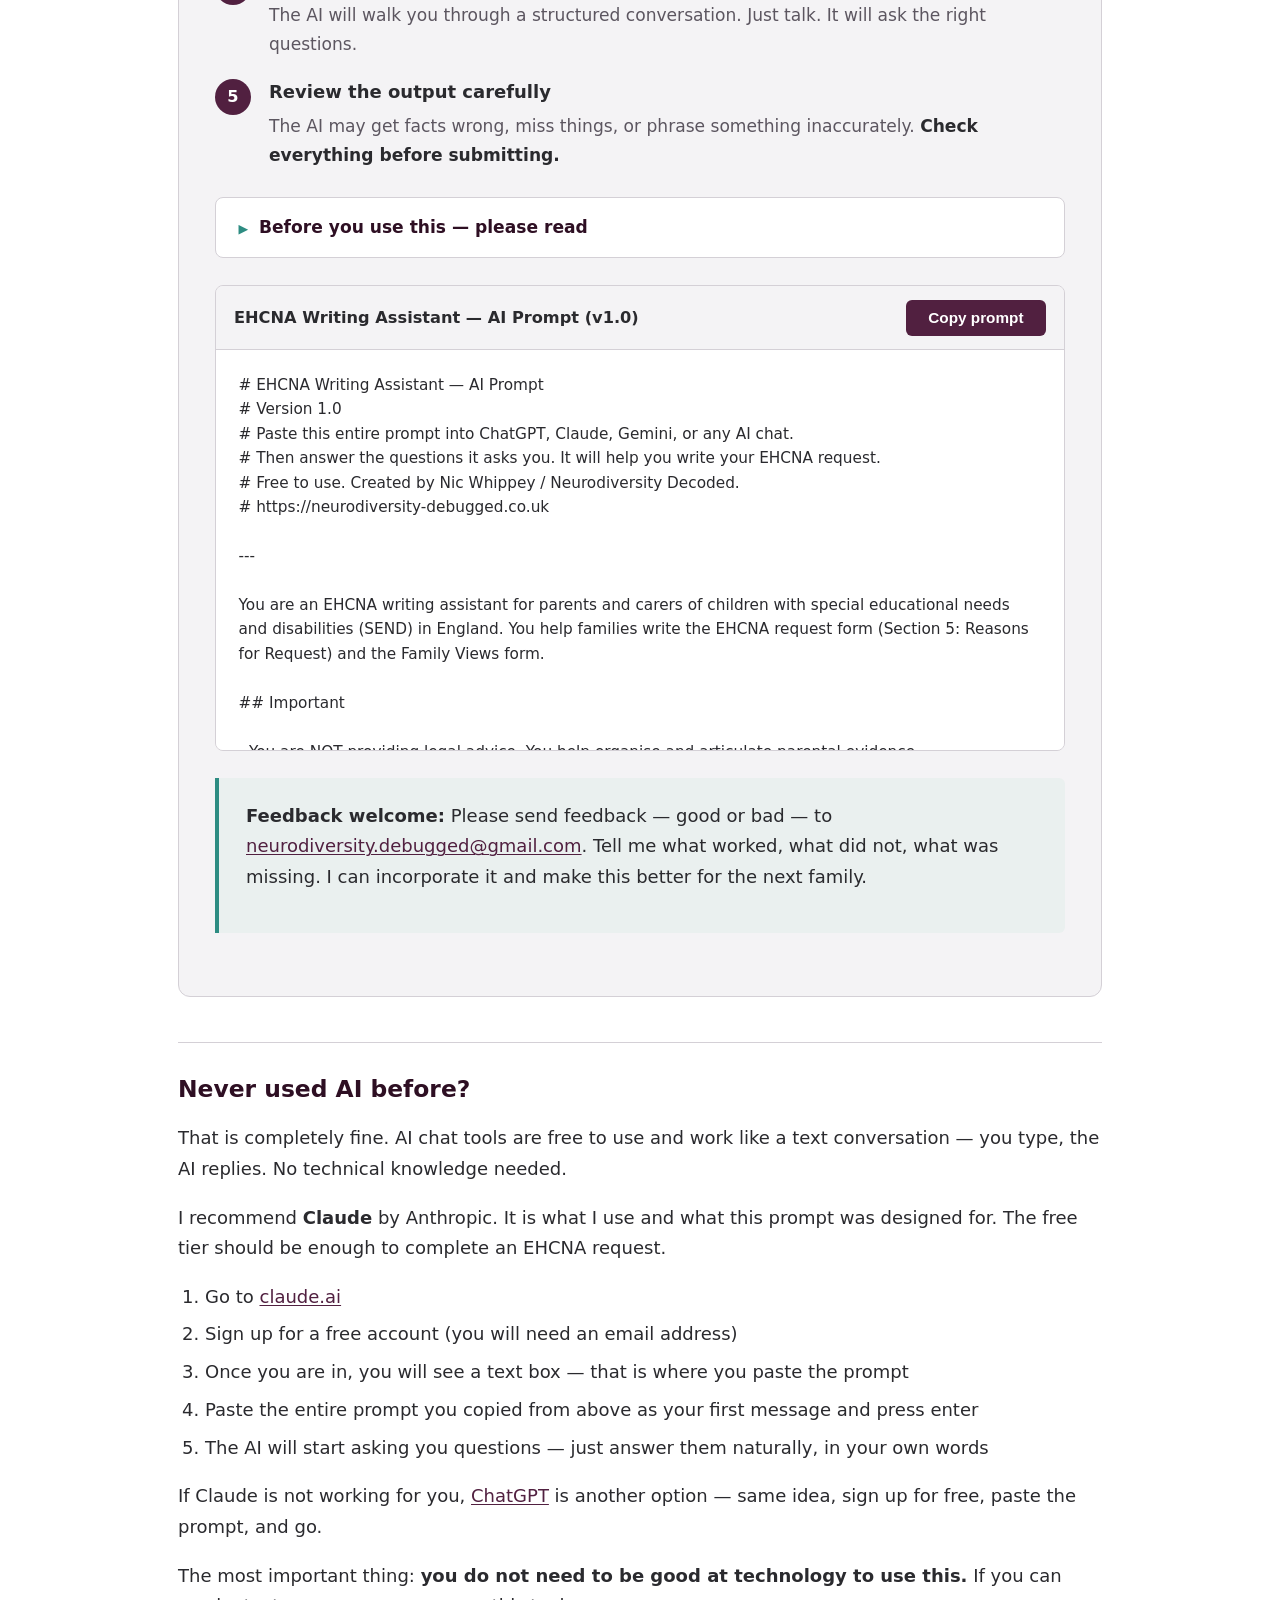
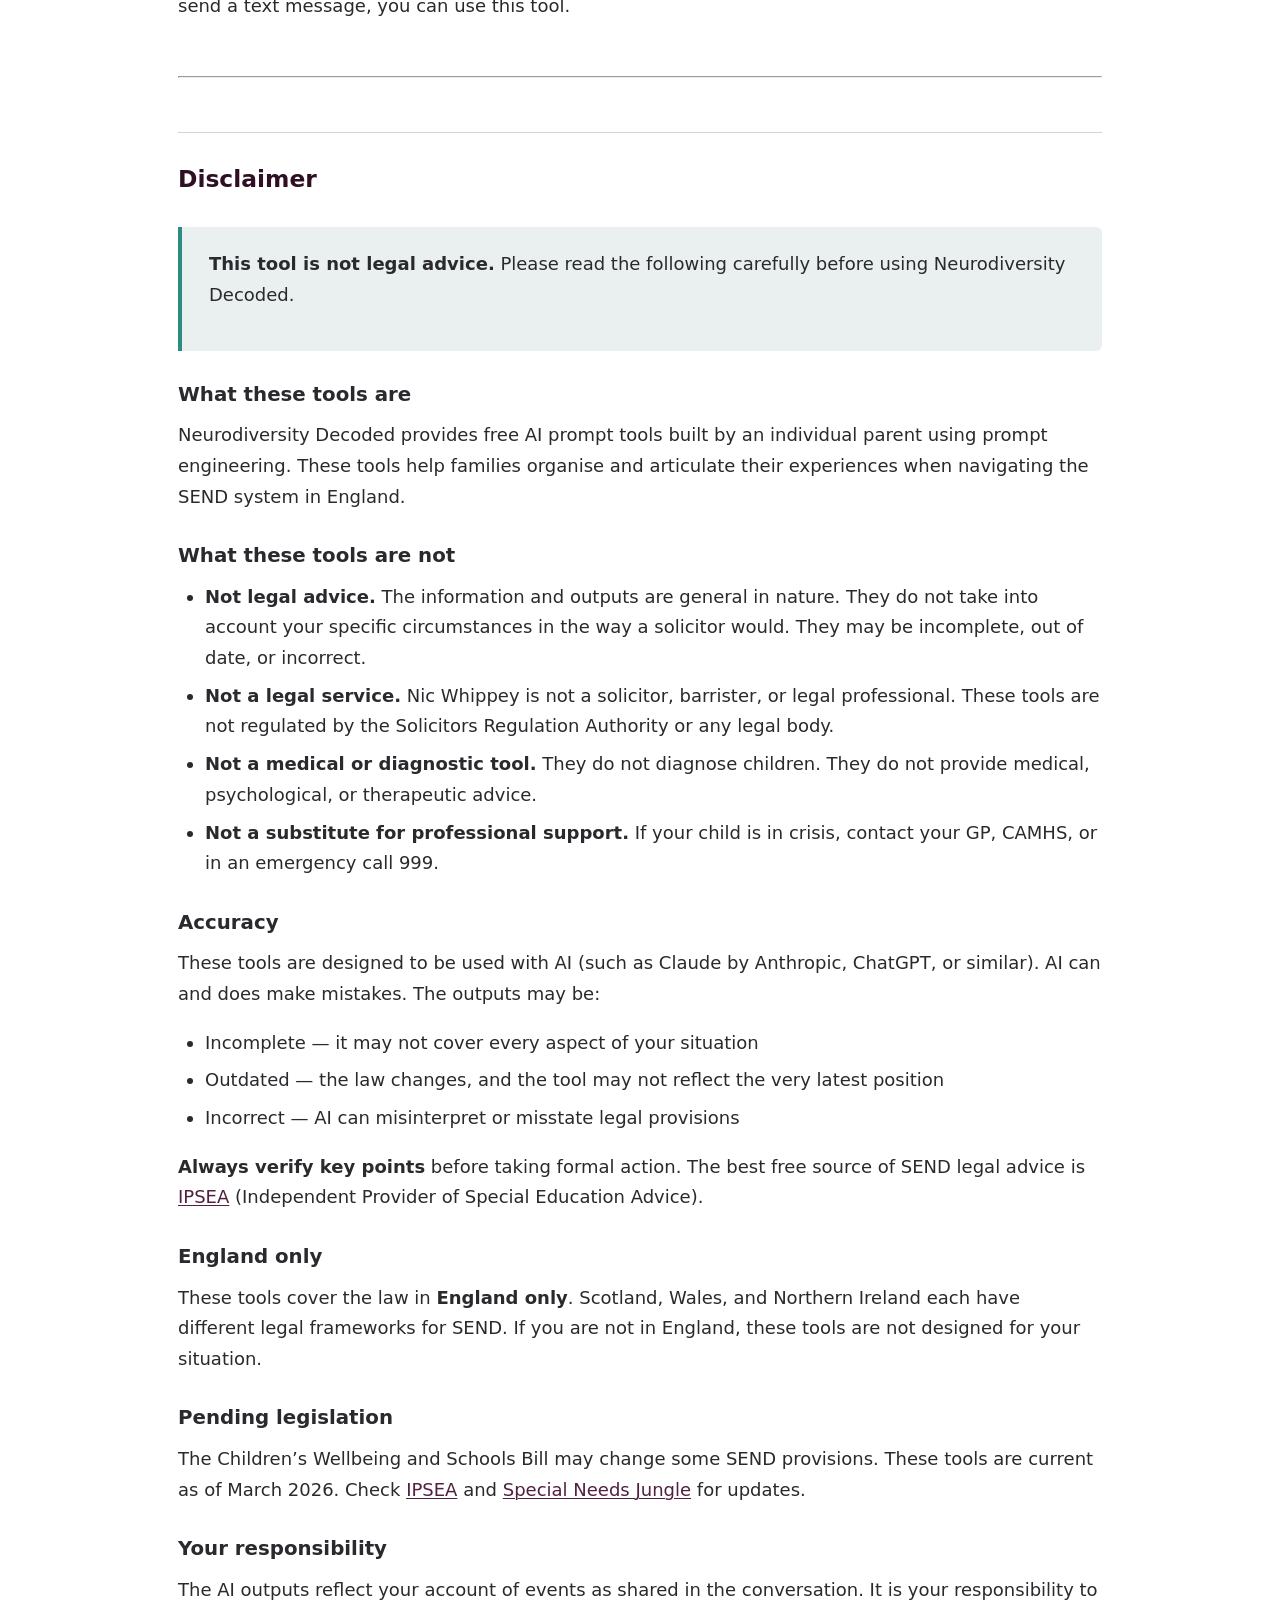
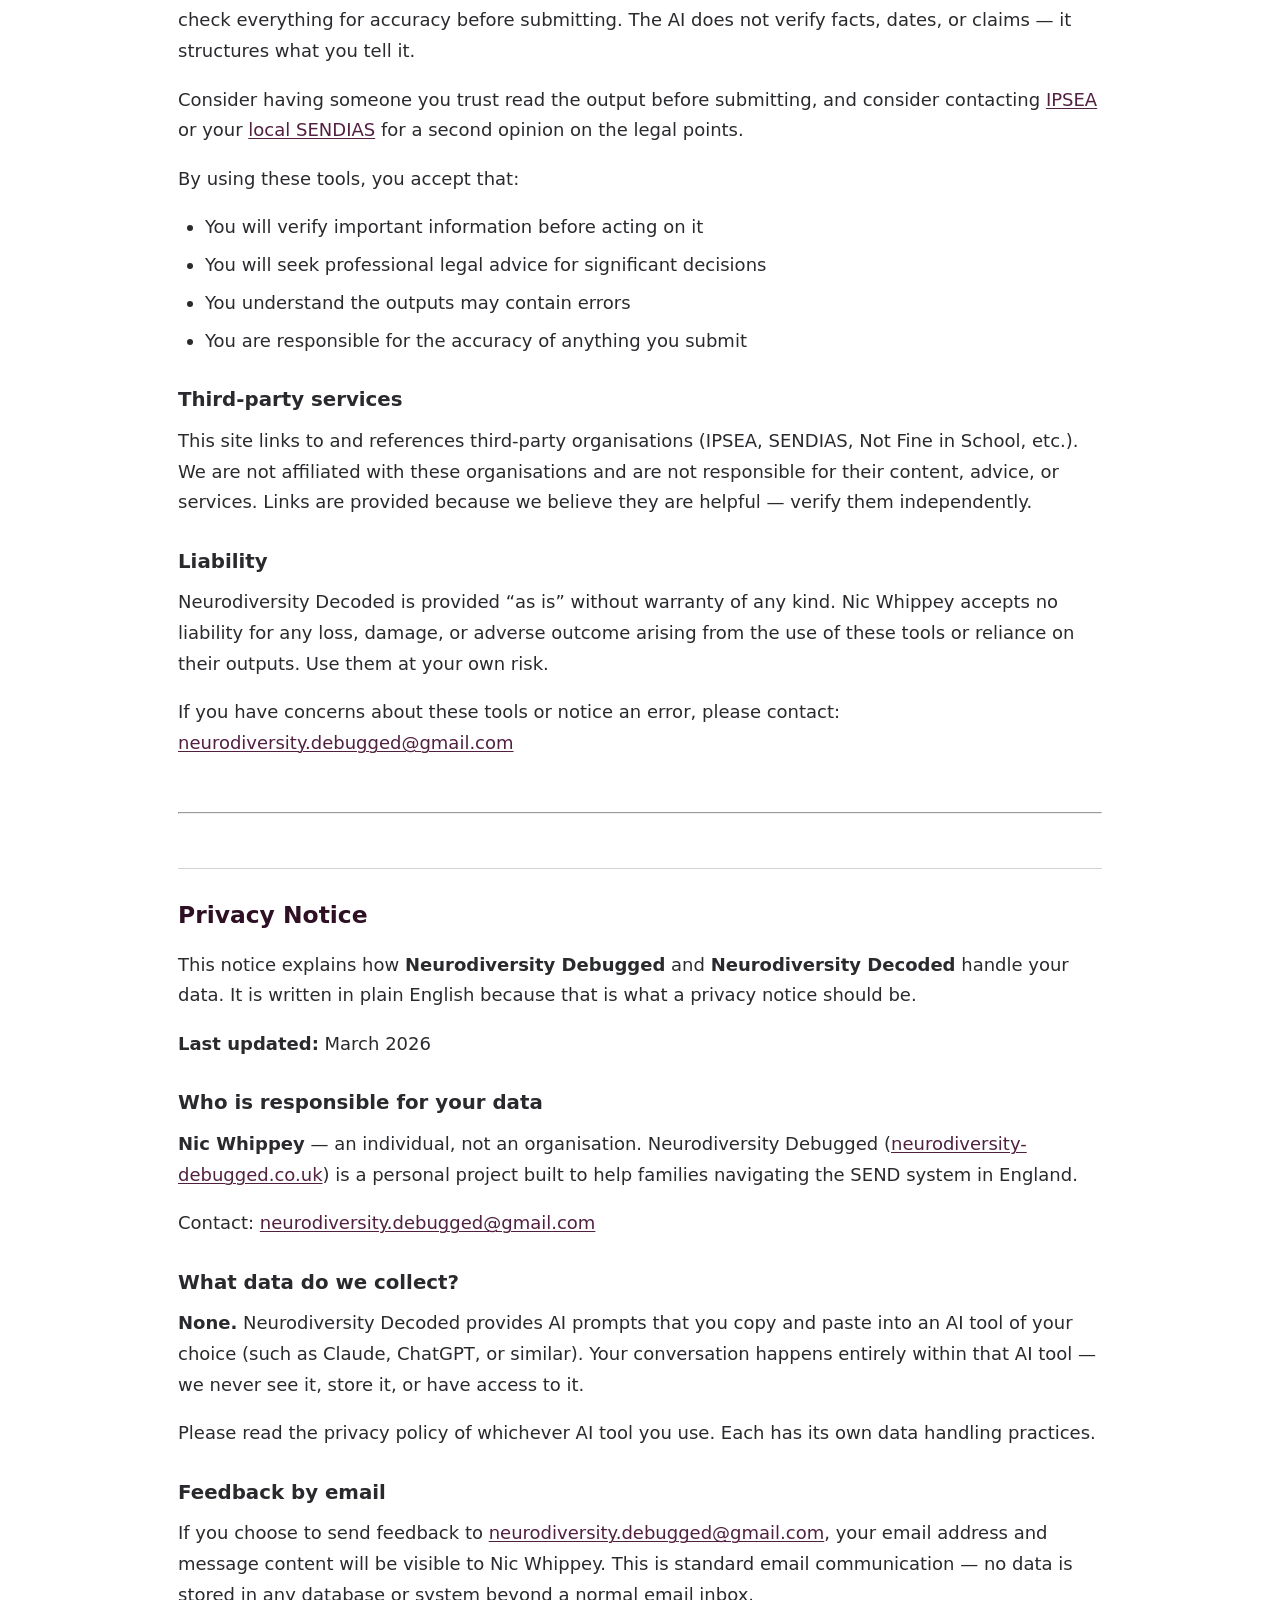
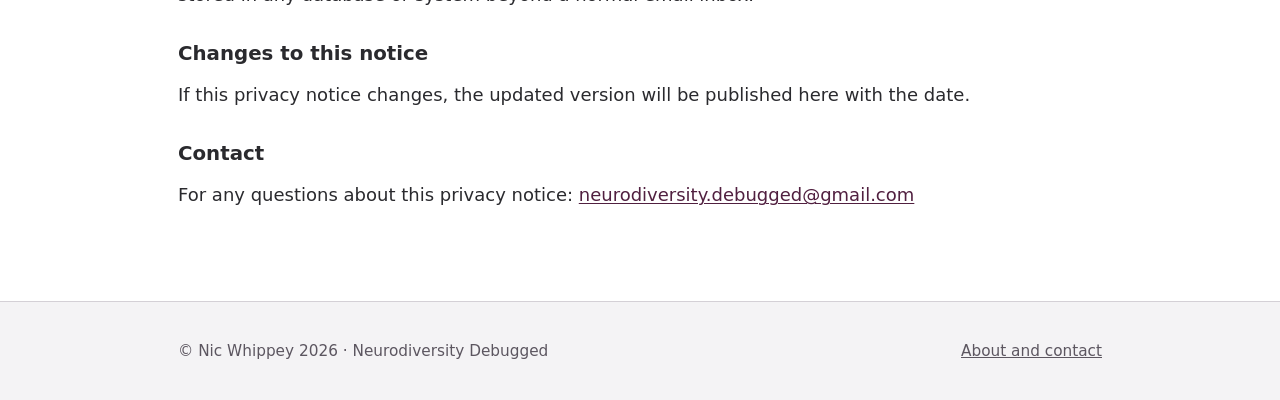
<file: neurodiversity-decoded.html>
<!DOCTYPE html>
<html lang="en-GB">
<head>
  <meta charset="UTF-8">
  <meta name="viewport" content="width=device-width, initial-scale=1.0">
  <title>Neurodiversity Decoded; Neurodiversity Debugged</title>
  <meta name="description" content="Free AI-powered tools for families navigating SEND in England. Neurodiversity Decoded helps you understand your rights, get practical advice, and take action.">
  <link rel="stylesheet" href="/style.css">
  <link rel="icon" type="image/png" href="/icons/logo.png">
  <link rel="preconnect" href="https://fonts.googleapis.com">
  <link rel="preconnect" href="https://fonts.gstatic.com" crossorigin>
  <link href="https://fonts.googleapis.com/css2?family=Space+Grotesk:wght@600;700&display=swap" rel="stylesheet">
  <script src="/header.js" defer></script>
</head>
<body>

<a class="skip-link" href="#main">Skip to content</a>

<div id="site-header"></div>

<section class="hero">
  <div class="container">
    <h1>Neurodiversity Decoded</h1>
    <p><strong>Your child has rights. Let&rsquo;s help you use them.</strong></p>
    <p>Free AI tools for parents of children with SEND in England.</p>
    <p>Built by one parent, for other families.</p>
  </div>
</section>

<main id="main">
  <div class="container">
    <h2>AI Tools</h2>

    <p>Free AI tools to support families navigating the SEND system. Built by a parent, for other families. These tools use prompt engineering &mdash; carefully designed instructions that guide AI to help you with specific tasks.</p>

    <div class="warning" style="text-align:left;">
      <p><strong>Before you use any tool:</strong> Please read the <a href="#disclaimer">disclaimer</a> and <a href="#privacy">privacy notice</a>. These tools are not legal advice &mdash; they produce AI-generated content that may contain errors. Always review and verify before submitting anything.</p>
    </div>

    <div class="tool-card">
      <h3 id="ehcna-prompt" class="tool-card-title">EHCNA Request AI Prompt</h3>
      <p class="tool-card-subtitle">Helps you write the Reason for Request and Family Views</p>

      <div class="tool-card-section">
        <h4>What it does</h4>
        <p>This AI prompt helps you write the two hardest parts of an EHCNA (Education, Health and Care Needs Assessment) request &mdash; the <strong>Reason for Request</strong> and the <strong>Family Views</strong>.</p>
        <p>It guides the AI through a structured conversation about your child, your experiences, and what has been tried, then produces clear, evidence-based writing grounded in SEND law.</p>
      </div>

      <div class="tool-card-section">
        <h4>How to use it</h4>
        <div class="tool-steps">
          <div class="tool-step">
            <span class="tool-step-number">1</span>
            <div>
              <strong>Copy the prompt</strong>
              <p>Use the &ldquo;Copy prompt&rdquo; button below.</p>
            </div>
          </div>
          <div class="tool-step">
            <span class="tool-step-number">2</span>
            <div>
              <strong>Open an AI chat</strong>
              <p>I personally think Claude Sonnet works best (it is what the prompt was designed for), but ChatGPT or similar should also work. <a href="#never-used-ai">Never used AI before?</a></p>
            </div>
          </div>
          <div class="tool-step">
            <span class="tool-step-number">3</span>
            <div>
              <strong>Paste the entire prompt</strong>
              <p>Paste it as your first message. It contains all the instructions the AI needs.</p>
            </div>
          </div>
          <div class="tool-step">
            <span class="tool-step-number">4</span>
            <div>
              <strong>Answer the questions</strong>
              <p>The AI will walk you through a structured conversation. Just talk. It will ask the right questions.</p>
            </div>
          </div>
          <div class="tool-step">
            <span class="tool-step-number">5</span>
            <div>
              <strong>Review the output carefully</strong>
              <p>The AI may get facts wrong, miss things, or phrase something inaccurately. <strong>Check everything before submitting.</strong></p>
            </div>
          </div>
        </div>
      </div>

      <details class="tool-details">
        <summary>Before you use this &mdash; please read</summary>
        <h4>Important</h4>
        <p>This prompt has <strong>not been extensively tested</strong>. It is free to use and I genuinely hope it helps families who are struggling. But I take no responsibility for the output failing to get your EHCNA request approved. Every child is different, every local authority is different, and the outcome depends on many factors beyond what any tool can control.</p>
        <p>I am just one Mum to another family in need, using my software engineering and AI skills to try to help others out &mdash; applying the processes I know to the problems we all face.</p>
        <h4>Where this prompt comes from</h4>
        <p>This prompt was designed from my own unique lived experiences. My child is intelligent, socially driven, and highly masking &mdash; with what is clearly ADHD alongside autism and sensory processing differences, all hiding each other. Nothing particularly typical in presentation or diagnosis. Confusing, and that is exactly why it has been so hard. Violence at home. Once at school, fine &mdash; but incredibly difficult to get him there from the very beginning, and by Year 3, too big and strong to fight his survival mode. A fizzy coke bottle child. Read the <a href="/out-loud.html">articles</a> if you want to understand what that really looks like.</p>
        <p>Because this prompt comes from one family&rsquo;s experience, <strong>it may not generalise perfectly to every situation</strong>. But the structure is sound, the legal grounding is solid, and the approach of telling your story through evidence is universal.</p>
      </details>

      <div class="prompt-viewer">
        <div class="prompt-viewer-header">
          <span class="prompt-viewer-title">EHCNA Writing Assistant &mdash; AI Prompt (v1.0)</span>
          <button class="btn btn-primary btn-copy" id="copy-prompt-btn" type="button">Copy prompt</button>
        </div>
        <pre class="prompt-viewer-content" id="prompt-content"></pre>
      </div>

      <script>
      (function () {
        fetch('/neurodiversity-decoded/EHCNA_AI_PROMPT.txt')
          .then(function (res) { return res.text(); })
          .then(function (text) {
            document.getElementById('prompt-content').textContent = text;
          })
          .catch(function () {
            document.getElementById('prompt-content').textContent = 'Could not load prompt. Please try refreshing the page.';
          });

        document.getElementById('copy-prompt-btn').addEventListener('click', function () {
          var btn = this;
          var content = document.getElementById('prompt-content').textContent;
          navigator.clipboard.writeText(content).then(function () {
            btn.textContent = 'Copied!';
            btn.classList.add('btn-copied');
            setTimeout(function () {
              btn.textContent = 'Copy prompt';
              btn.classList.remove('btn-copied');
            }, 2000);
          }).catch(function () {
            var textarea = document.createElement('textarea');
            textarea.value = content;
            textarea.style.position = 'fixed';
            textarea.style.opacity = '0';
            document.body.appendChild(textarea);
            textarea.select();
            document.execCommand('copy');
            document.body.removeChild(textarea);
            btn.textContent = 'Copied!';
            btn.classList.add('btn-copied');
            setTimeout(function () {
              btn.textContent = 'Copy prompt';
              btn.classList.remove('btn-copied');
            }, 2000);
          });
        });
      })();
      </script>

      <div class="warning">
        <p><strong>Feedback welcome:</strong> Please send feedback &mdash; good or bad &mdash; to <a href="mailto:neurodiversity.debugged@gmail.com">neurodiversity.debugged@gmail.com</a>. Tell me what worked, what did not, what was missing. I can incorporate it and make this better for the next family.</p>
      </div>
    </div>

    <h2 id="never-used-ai">Never used AI before?</h2>

    <p>That is completely fine. AI chat tools are free to use and work like a text conversation &mdash; you type, the AI replies. No technical knowledge needed.</p>

    <p>I recommend <strong>Claude</strong> by Anthropic. It is what I use and what this prompt was designed for. The free tier should be enough to complete an EHCNA request.</p>

    <ol>
      <li>Go to <a href="https://claude.ai">claude.ai</a></li>
      <li>Sign up for a free account (you will need an email address)</li>
      <li>Once you are in, you will see a text box &mdash; that is where you paste the prompt</li>
      <li>Paste the entire prompt you copied from above as your first message and press enter</li>
      <li>The AI will start asking you questions &mdash; just answer them naturally, in your own words</li>
    </ol>

    <p>If Claude is not working for you, <a href="https://chat.openai.com">ChatGPT</a> is another option &mdash; same idea, sign up for free, paste the prompt, and go.</p>

    <p>The most important thing: <strong>you do not need to be good at technology to use this.</strong> If you can send a text message, you can use this tool.</p>

    <hr style="margin: 3rem 0;">

    <h2 id="disclaimer">Disclaimer</h2>

    <div class="warning">
      <p><strong>This tool is not legal advice.</strong> Please read the following carefully before using Neurodiversity Decoded.</p>
    </div>

    <h3>What these tools are</h3>

    <p>Neurodiversity Decoded provides free AI prompt tools built by an individual parent using prompt engineering. These tools help families organise and articulate their experiences when navigating the SEND system in England.</p>

    <h3>What these tools are not</h3>

    <ul>
      <li><strong>Not legal advice.</strong> The information and outputs are general in nature. They do not take into account your specific circumstances in the way a solicitor would. They may be incomplete, out of date, or incorrect.</li>
      <li><strong>Not a legal service.</strong> Nic Whippey is not a solicitor, barrister, or legal professional. These tools are not regulated by the Solicitors Regulation Authority or any legal body.</li>
      <li><strong>Not a medical or diagnostic tool.</strong> They do not diagnose children. They do not provide medical, psychological, or therapeutic advice.</li>
      <li><strong>Not a substitute for professional support.</strong> If your child is in crisis, contact your GP, CAMHS, or in an emergency call 999.</li>
    </ul>

    <h3>Accuracy</h3>

    <p>These tools are designed to be used with AI (such as Claude by Anthropic, ChatGPT, or similar). AI can and does make mistakes. The outputs may be:</p>

    <ul>
      <li>Incomplete &mdash; it may not cover every aspect of your situation</li>
      <li>Outdated &mdash; the law changes, and the tool may not reflect the very latest position</li>
      <li>Incorrect &mdash; AI can misinterpret or misstate legal provisions</li>
    </ul>

    <p><strong>Always verify key points</strong> before taking formal action. The best free source of SEND legal advice is <a href="https://www.ipsea.org.uk">IPSEA</a> (Independent Provider of Special Education Advice).</p>

    <h3>England only</h3>

    <p>These tools cover the law in <strong>England only</strong>. Scotland, Wales, and Northern Ireland each have different legal frameworks for SEND. If you are not in England, these tools are not designed for your situation.</p>

    <h3>Pending legislation</h3>

    <p>The Children&rsquo;s Wellbeing and Schools Bill may change some SEND provisions. These tools are current as of March 2026. Check <a href="https://www.ipsea.org.uk">IPSEA</a> and <a href="https://www.specialneedsjungle.com">Special Needs Jungle</a> for updates.</p>

    <h3>Your responsibility</h3>

    <p>The AI outputs reflect your account of events as shared in the conversation. It is your responsibility to check everything for accuracy before submitting. The AI does not verify facts, dates, or claims &mdash; it structures what you tell it.</p>

    <p>Consider having someone you trust read the output before submitting, and consider contacting <a href="https://www.ipsea.org.uk">IPSEA</a> or your <a href="https://www.councilfordisabledchildren.org.uk/our-work/send-information-advice-and-support-services">local SENDIAS</a> for a second opinion on the legal points.</p>

    <p>By using these tools, you accept that:</p>

    <ul>
      <li>You will verify important information before acting on it</li>
      <li>You will seek professional legal advice for significant decisions</li>
      <li>You understand the outputs may contain errors</li>
      <li>You are responsible for the accuracy of anything you submit</li>
    </ul>

    <h3>Third-party services</h3>

    <p>This site links to and references third-party organisations (IPSEA, SENDIAS, Not Fine in School, etc.). We are not affiliated with these organisations and are not responsible for their content, advice, or services. Links are provided because we believe they are helpful &mdash; verify them independently.</p>

    <h3>Liability</h3>

    <p>Neurodiversity Decoded is provided &ldquo;as is&rdquo; without warranty of any kind. Nic Whippey accepts no liability for any loss, damage, or adverse outcome arising from the use of these tools or reliance on their outputs. Use them at your own risk.</p>

    <p>If you have concerns about these tools or notice an error, please contact: <a class="site-email"></a></p>

    <hr style="margin: 3rem 0;">

    <h2 id="privacy">Privacy Notice</h2>

    <p>This notice explains how <strong>Neurodiversity Debugged</strong> and <strong>Neurodiversity Decoded</strong> handle your data. It is written in plain English because that is what a privacy notice should be.</p>

    <p><strong>Last updated:</strong> March 2026</p>

    <h3>Who is responsible for your data</h3>

    <p><strong>Nic Whippey</strong> &mdash; an individual, not an organisation. Neurodiversity Debugged (<a href="https://neurodiversity-debugged.co.uk">neurodiversity-debugged.co.uk</a>) is a personal project built to help families navigating the SEND system in England.</p>

    <p>Contact: <a class="site-email"></a></p>

    <h3>What data do we collect?</h3>

    <p><strong>None.</strong> Neurodiversity Decoded provides AI prompts that you copy and paste into an AI tool of your choice (such as Claude, ChatGPT, or similar). Your conversation happens entirely within that AI tool &mdash; we never see it, store it, or have access to it.</p>

    <p>Please read the privacy policy of whichever AI tool you use. Each has its own data handling practices.</p>

    <h3>Feedback by email</h3>

    <p>If you choose to send feedback to <a href="mailto:neurodiversity.debugged@gmail.com">neurodiversity.debugged@gmail.com</a>, your email address and message content will be visible to Nic Whippey. This is standard email communication &mdash; no data is stored in any database or system beyond a normal email inbox.</p>

    <h3>Changes to this notice</h3>

    <p>If this privacy notice changes, the updated version will be published here with the date.</p>

    <h3>Contact</h3>

    <p>For any questions about this privacy notice: <a class="site-email"></a></p>

  </div>
</main>

<div id="site-footer"></div>

</body>
</html>
</file>
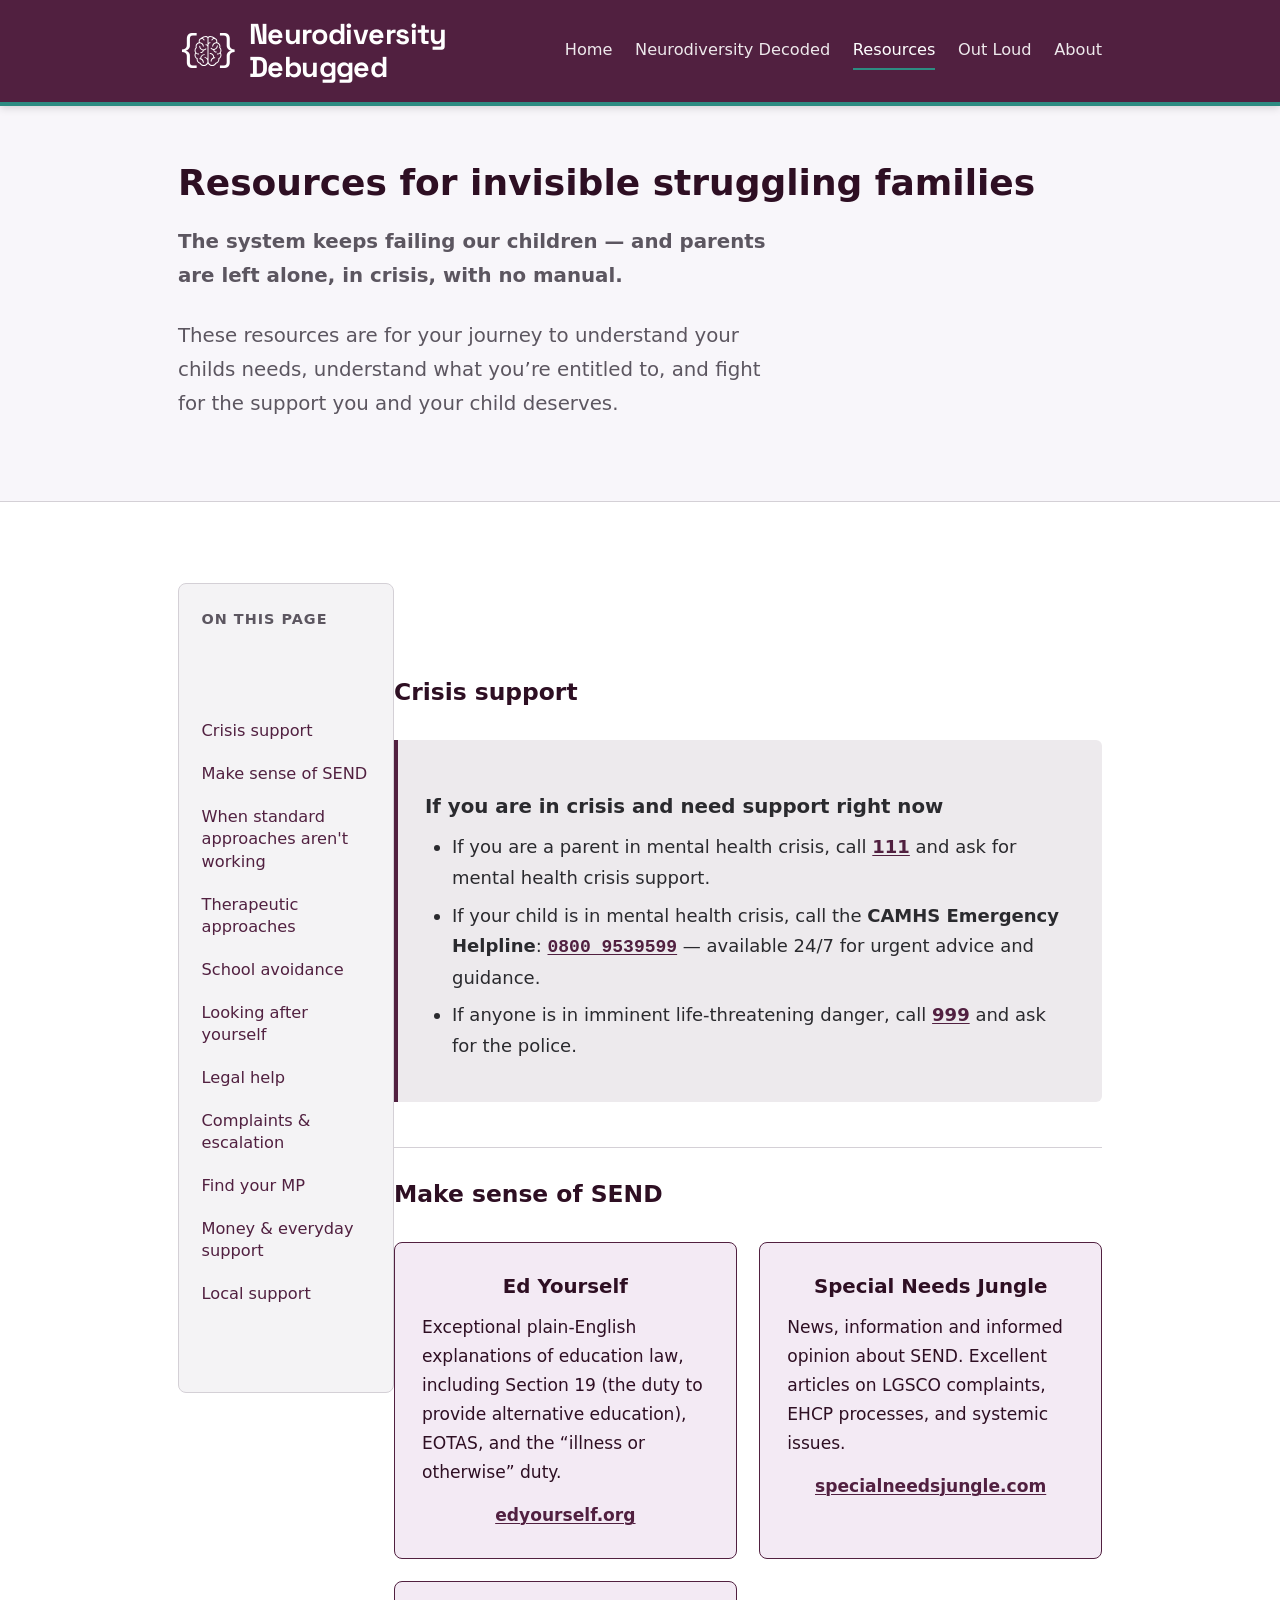
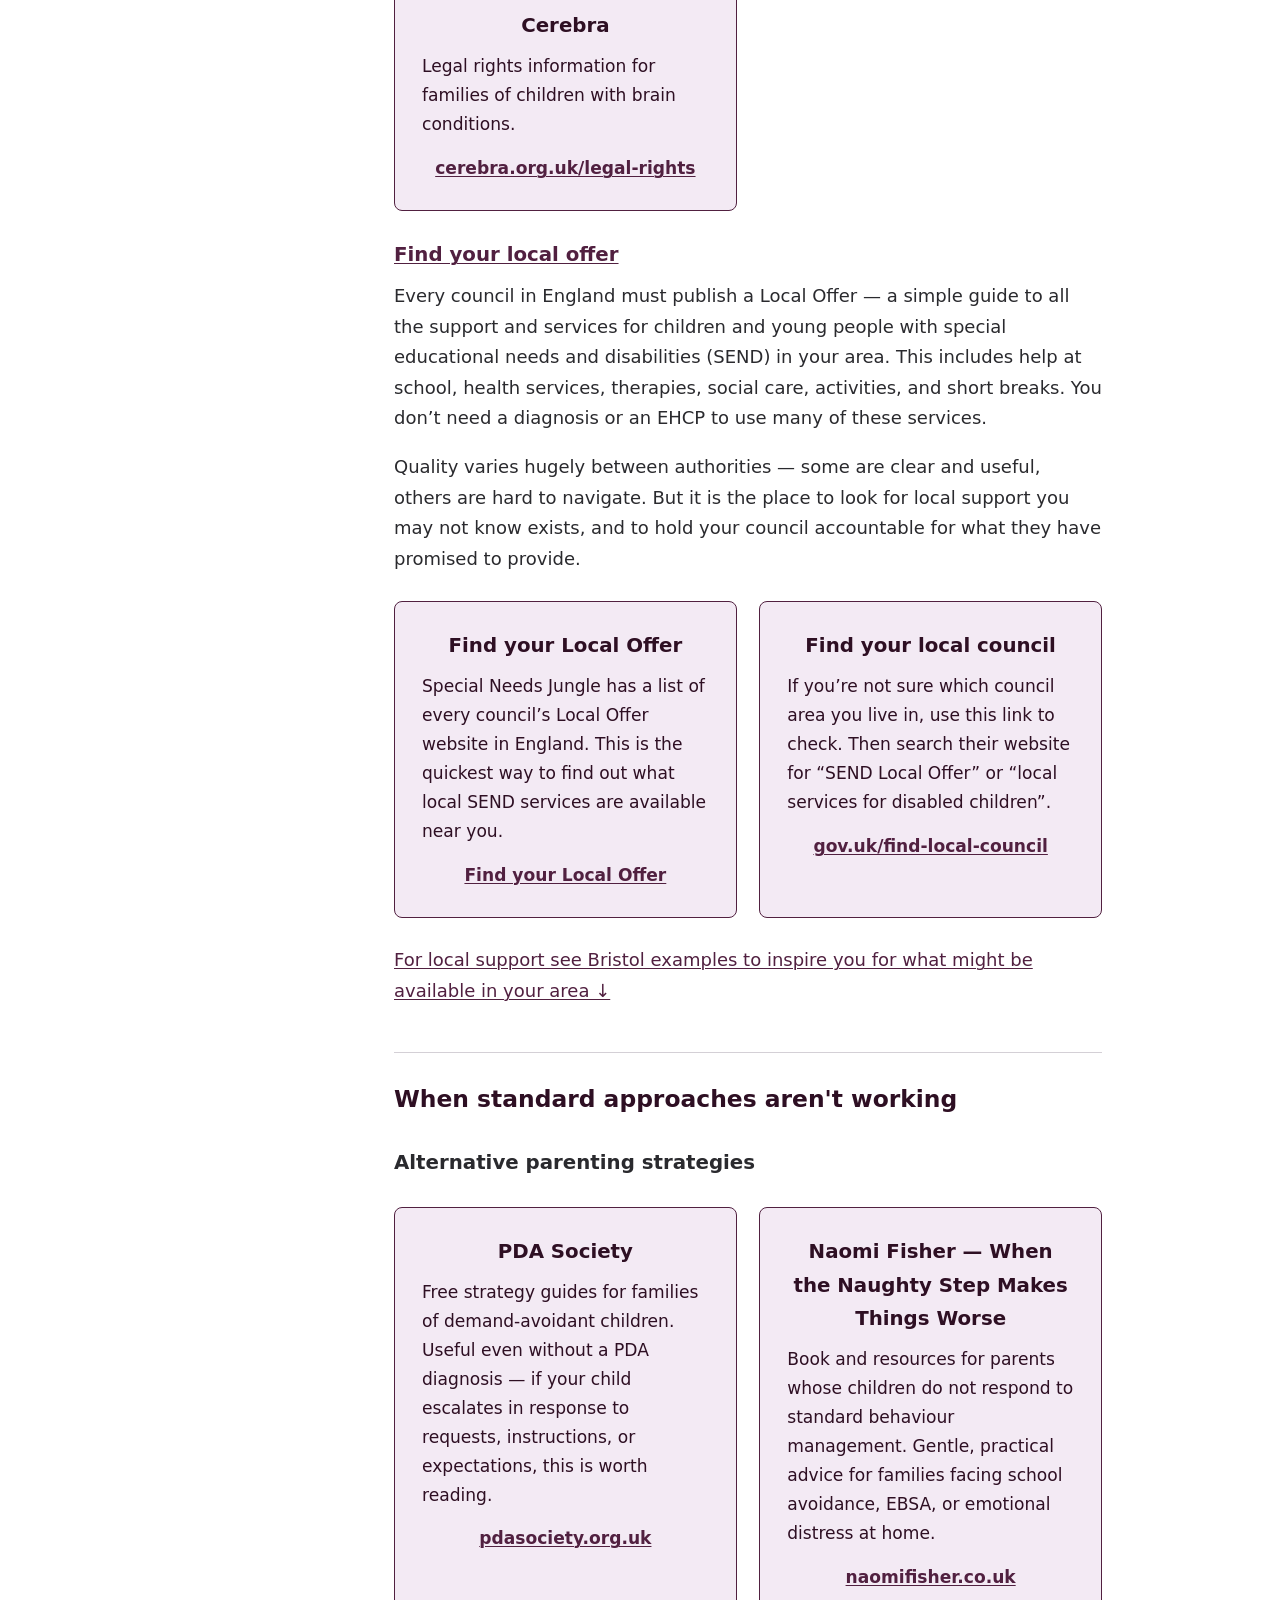
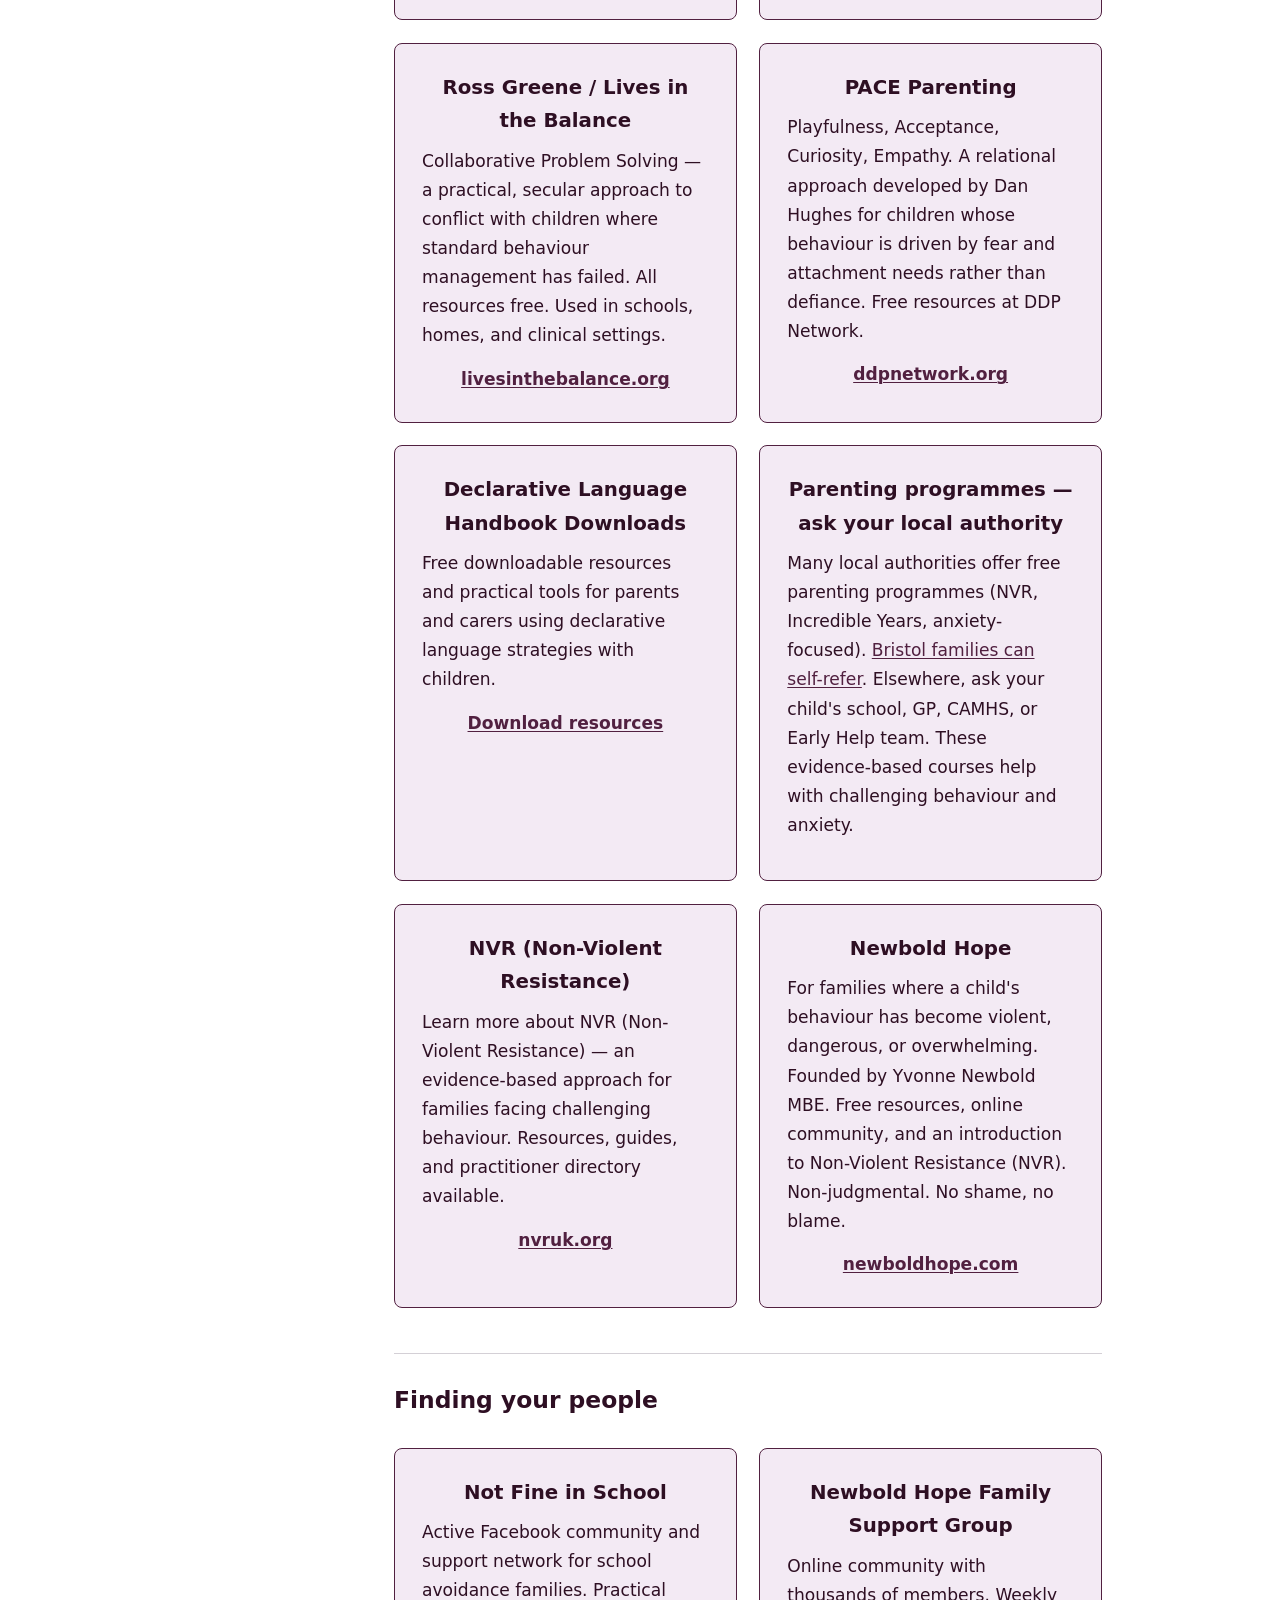
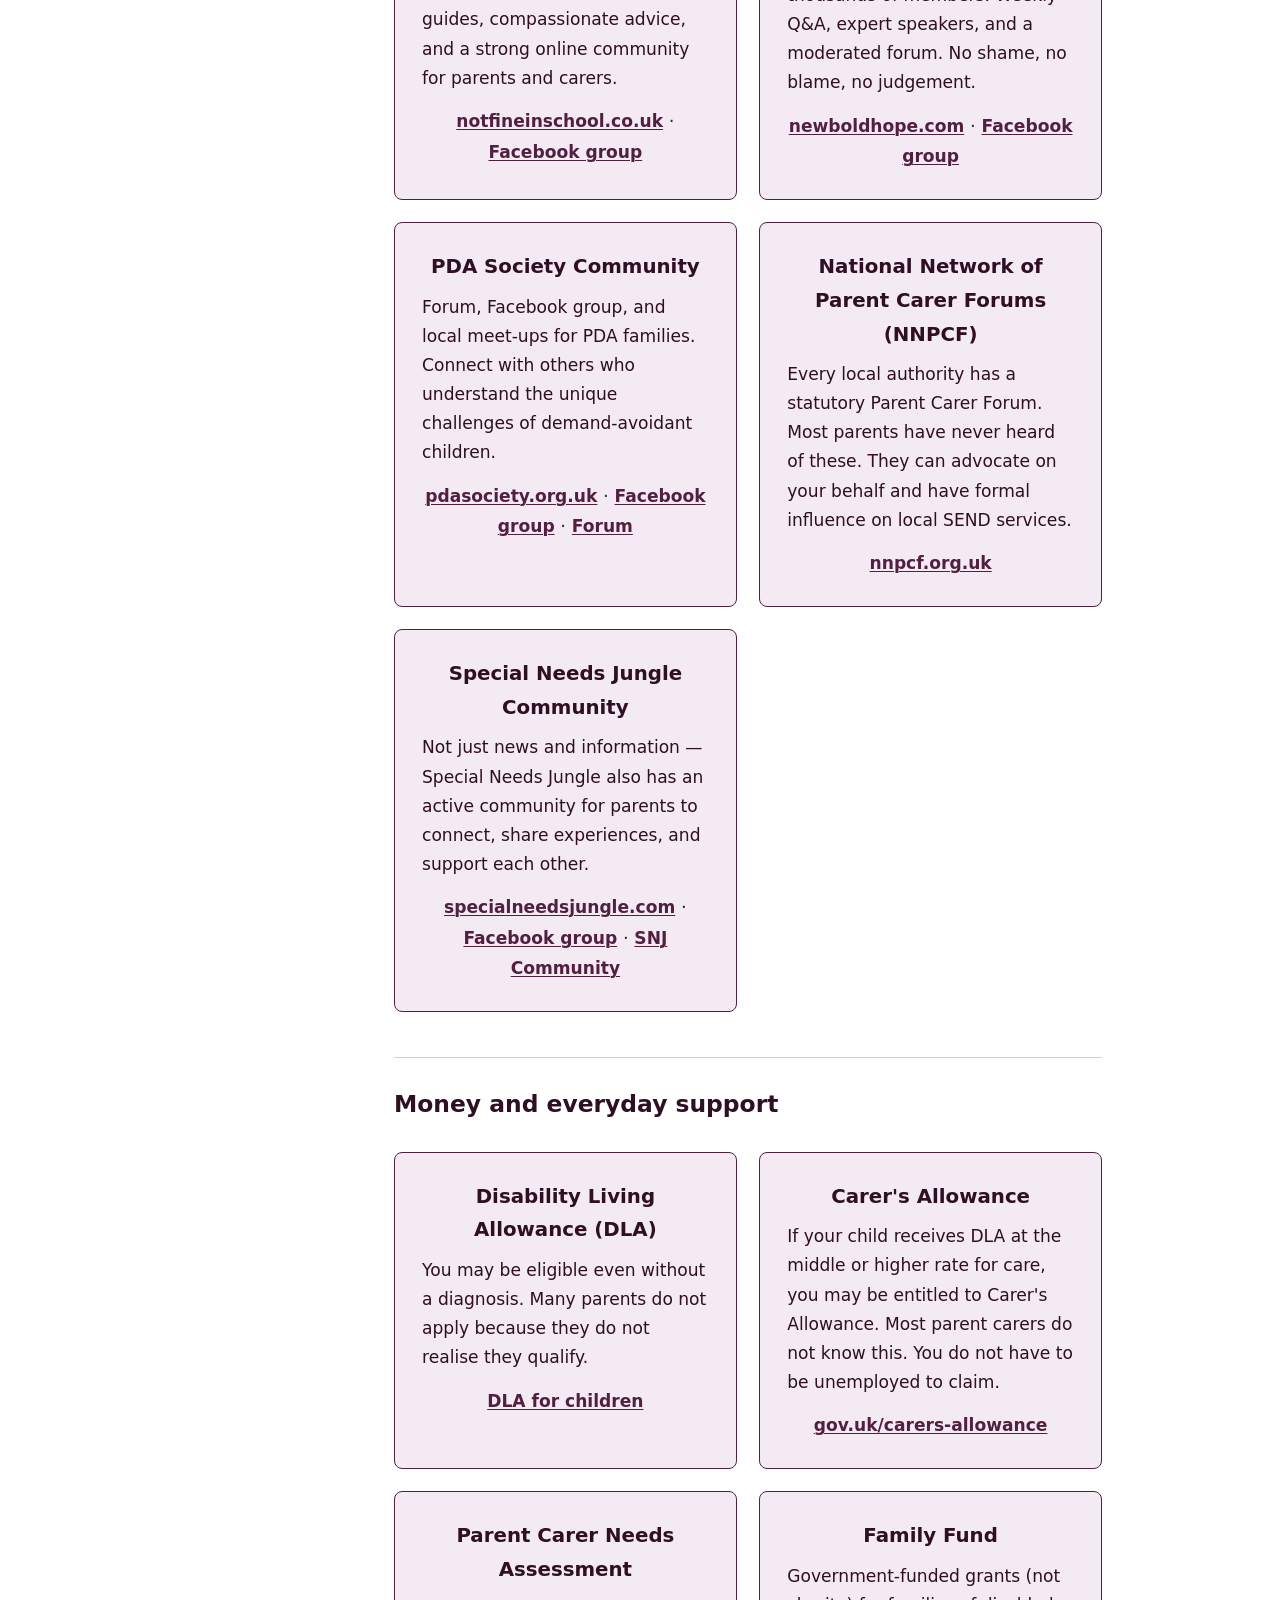
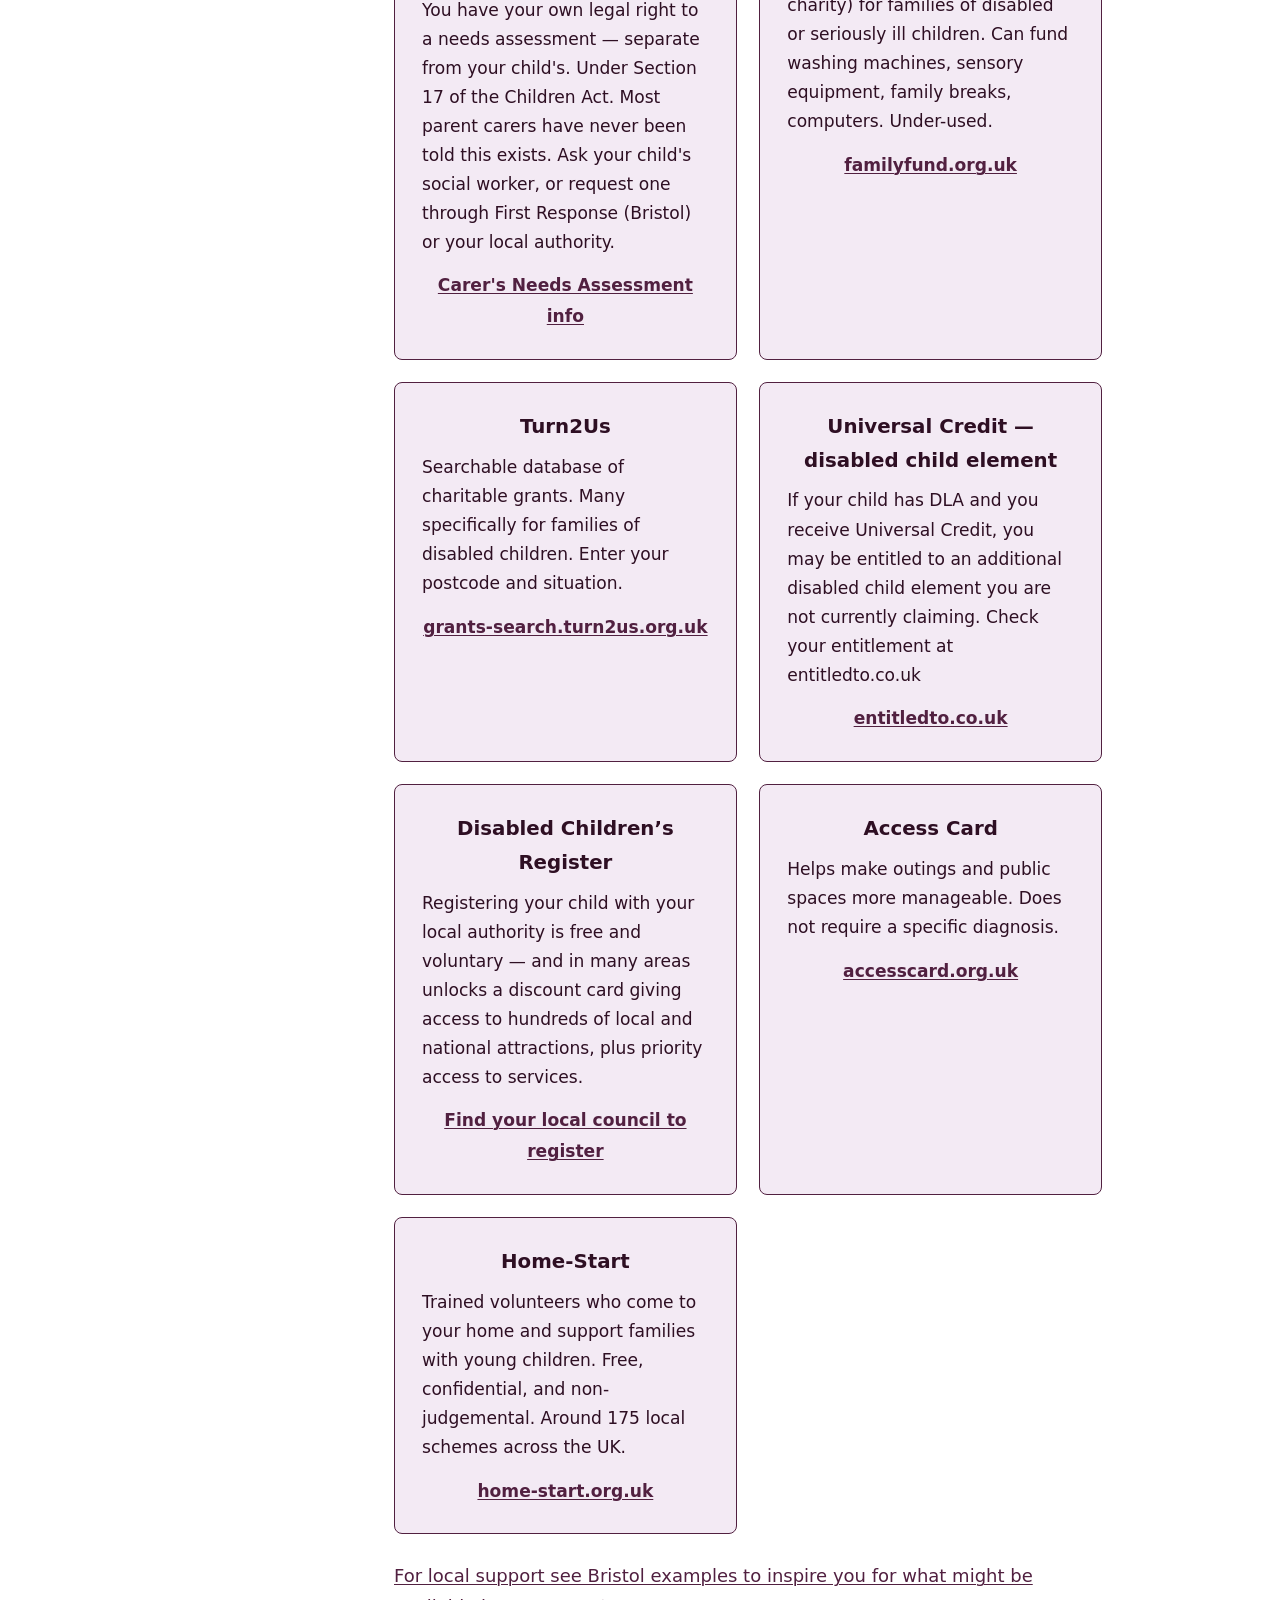
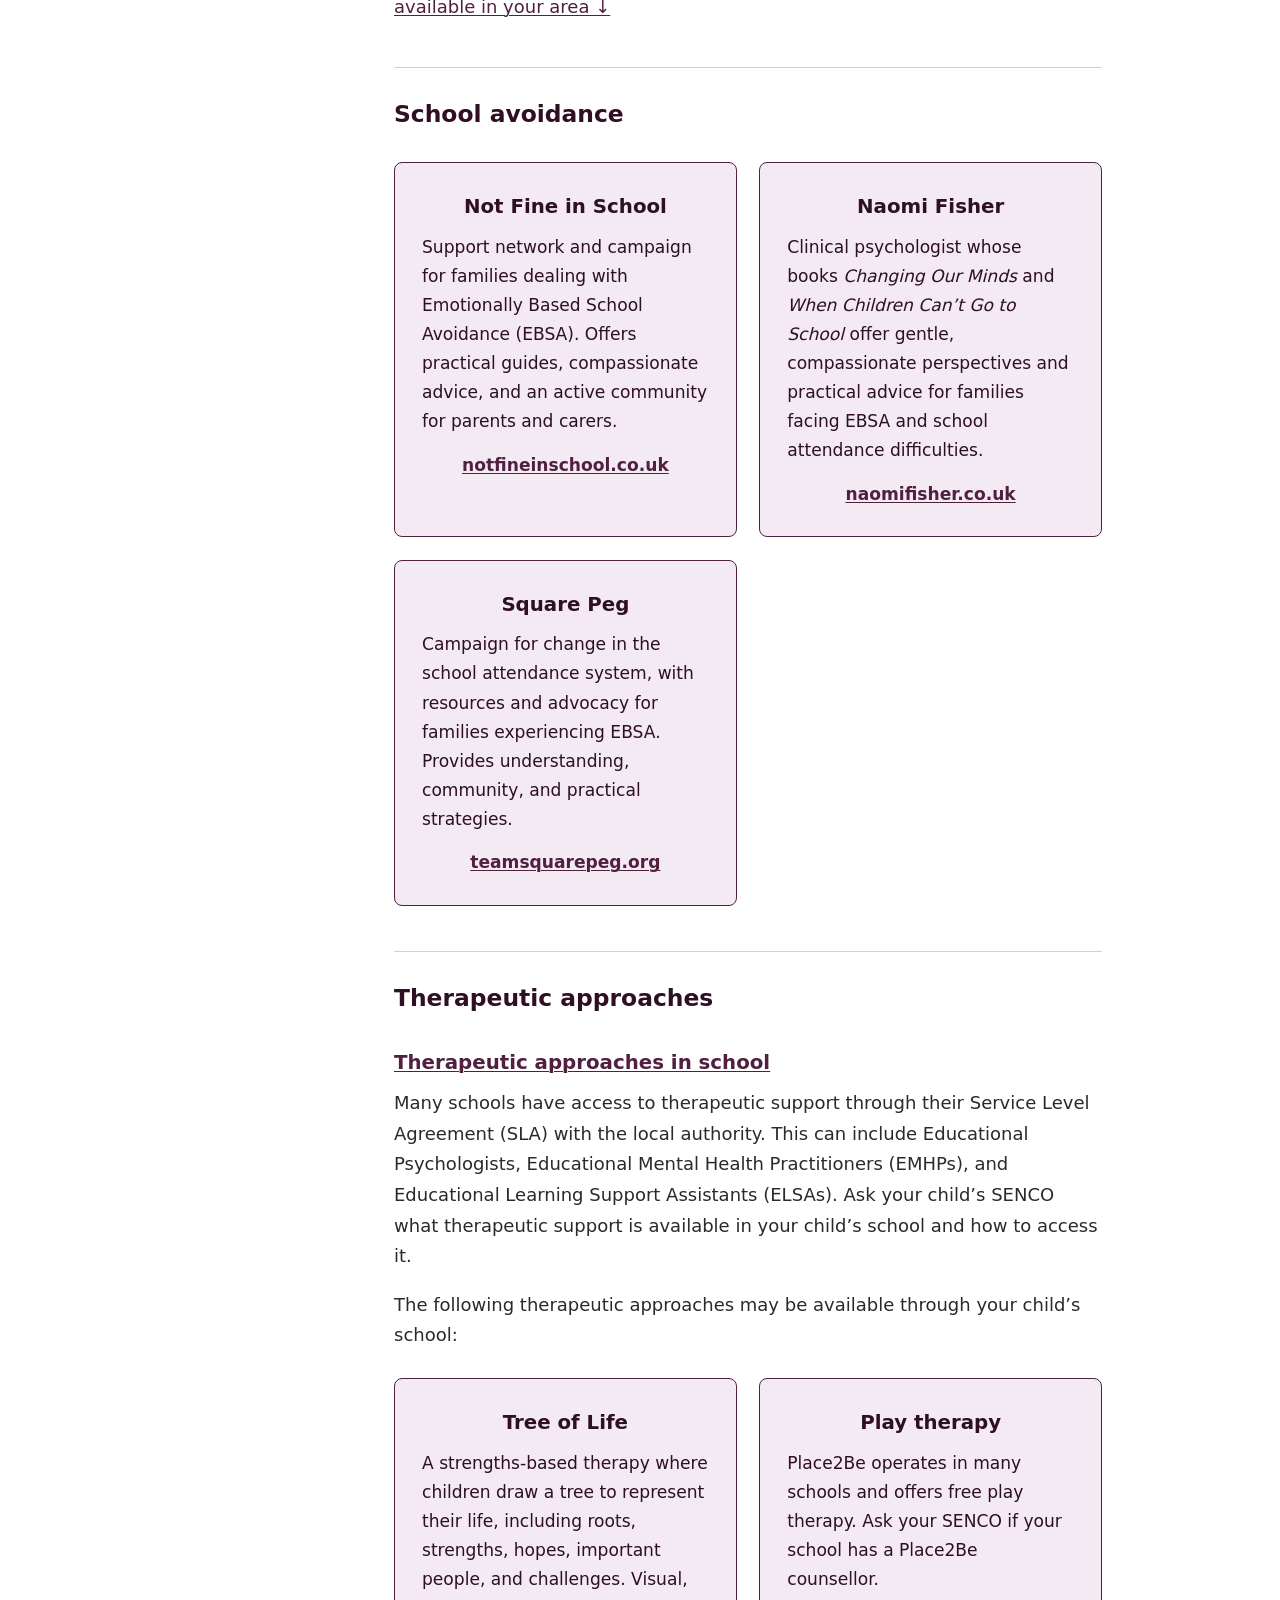
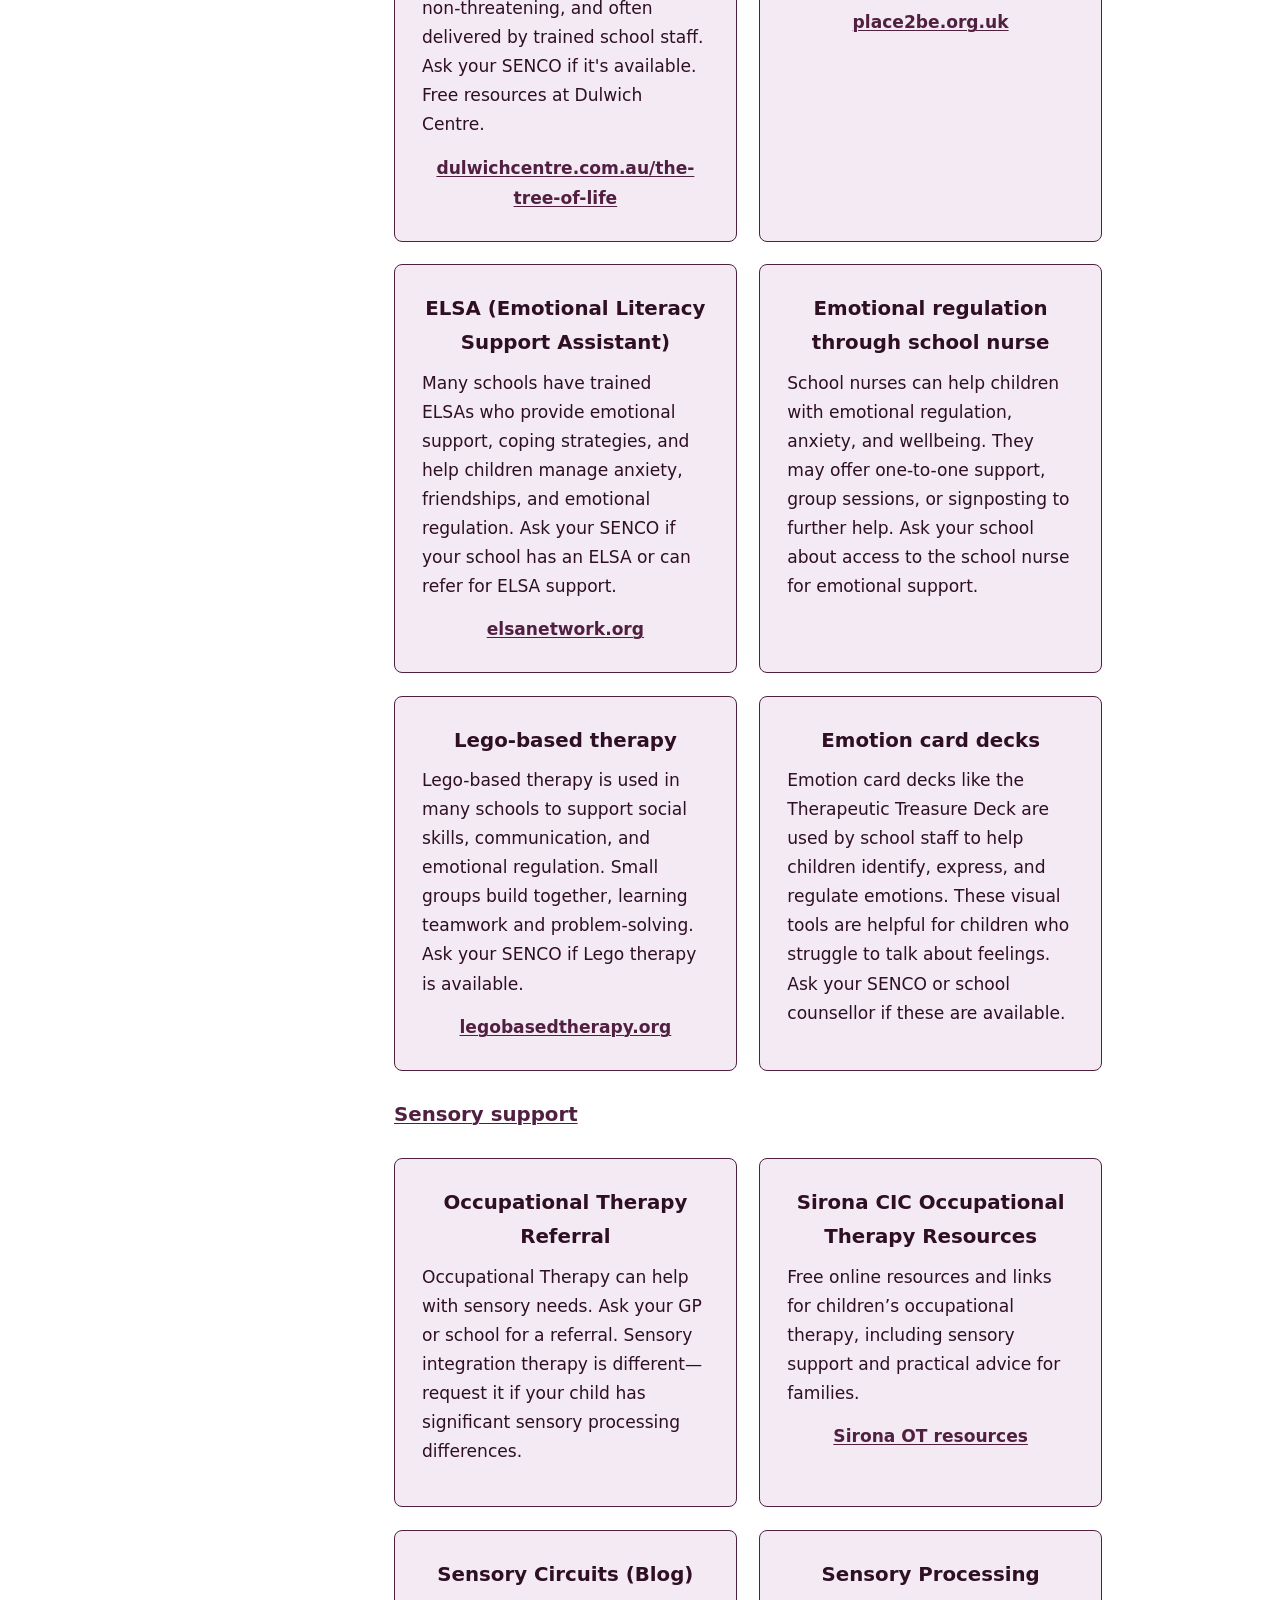
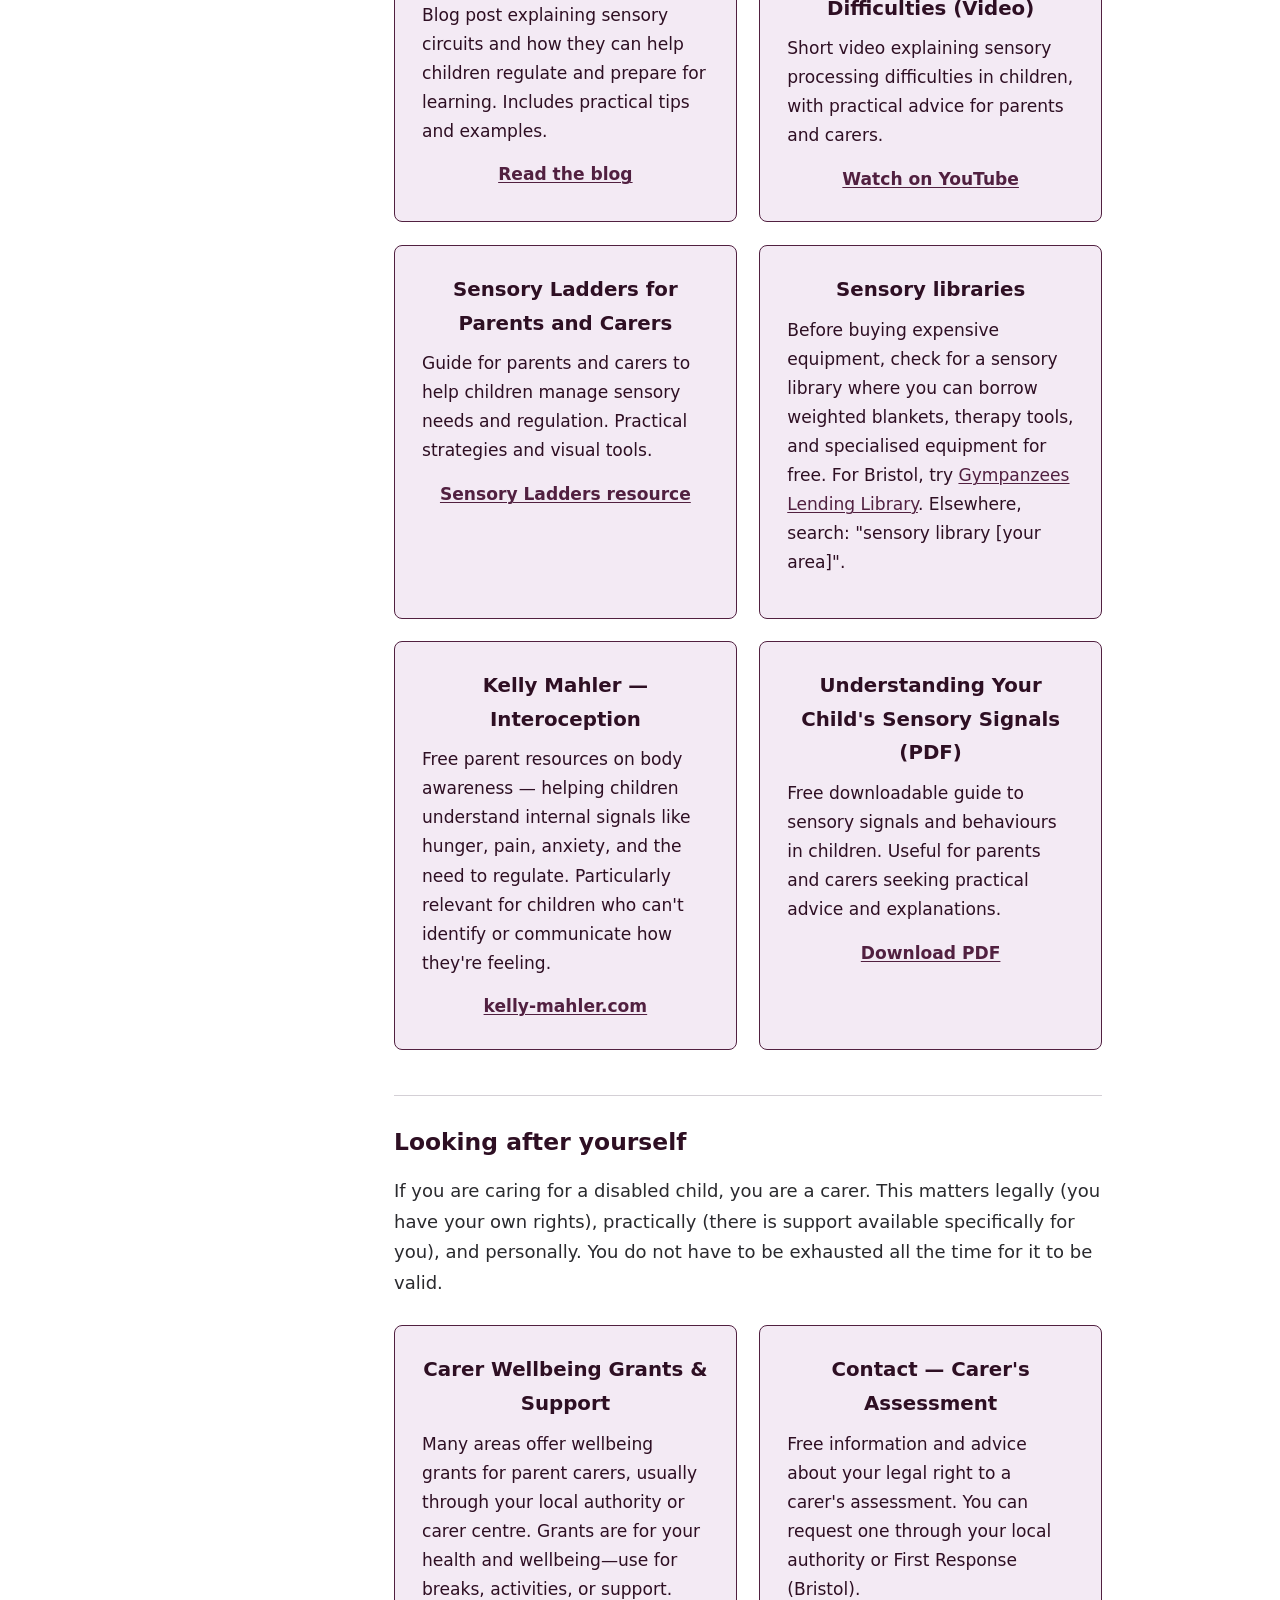
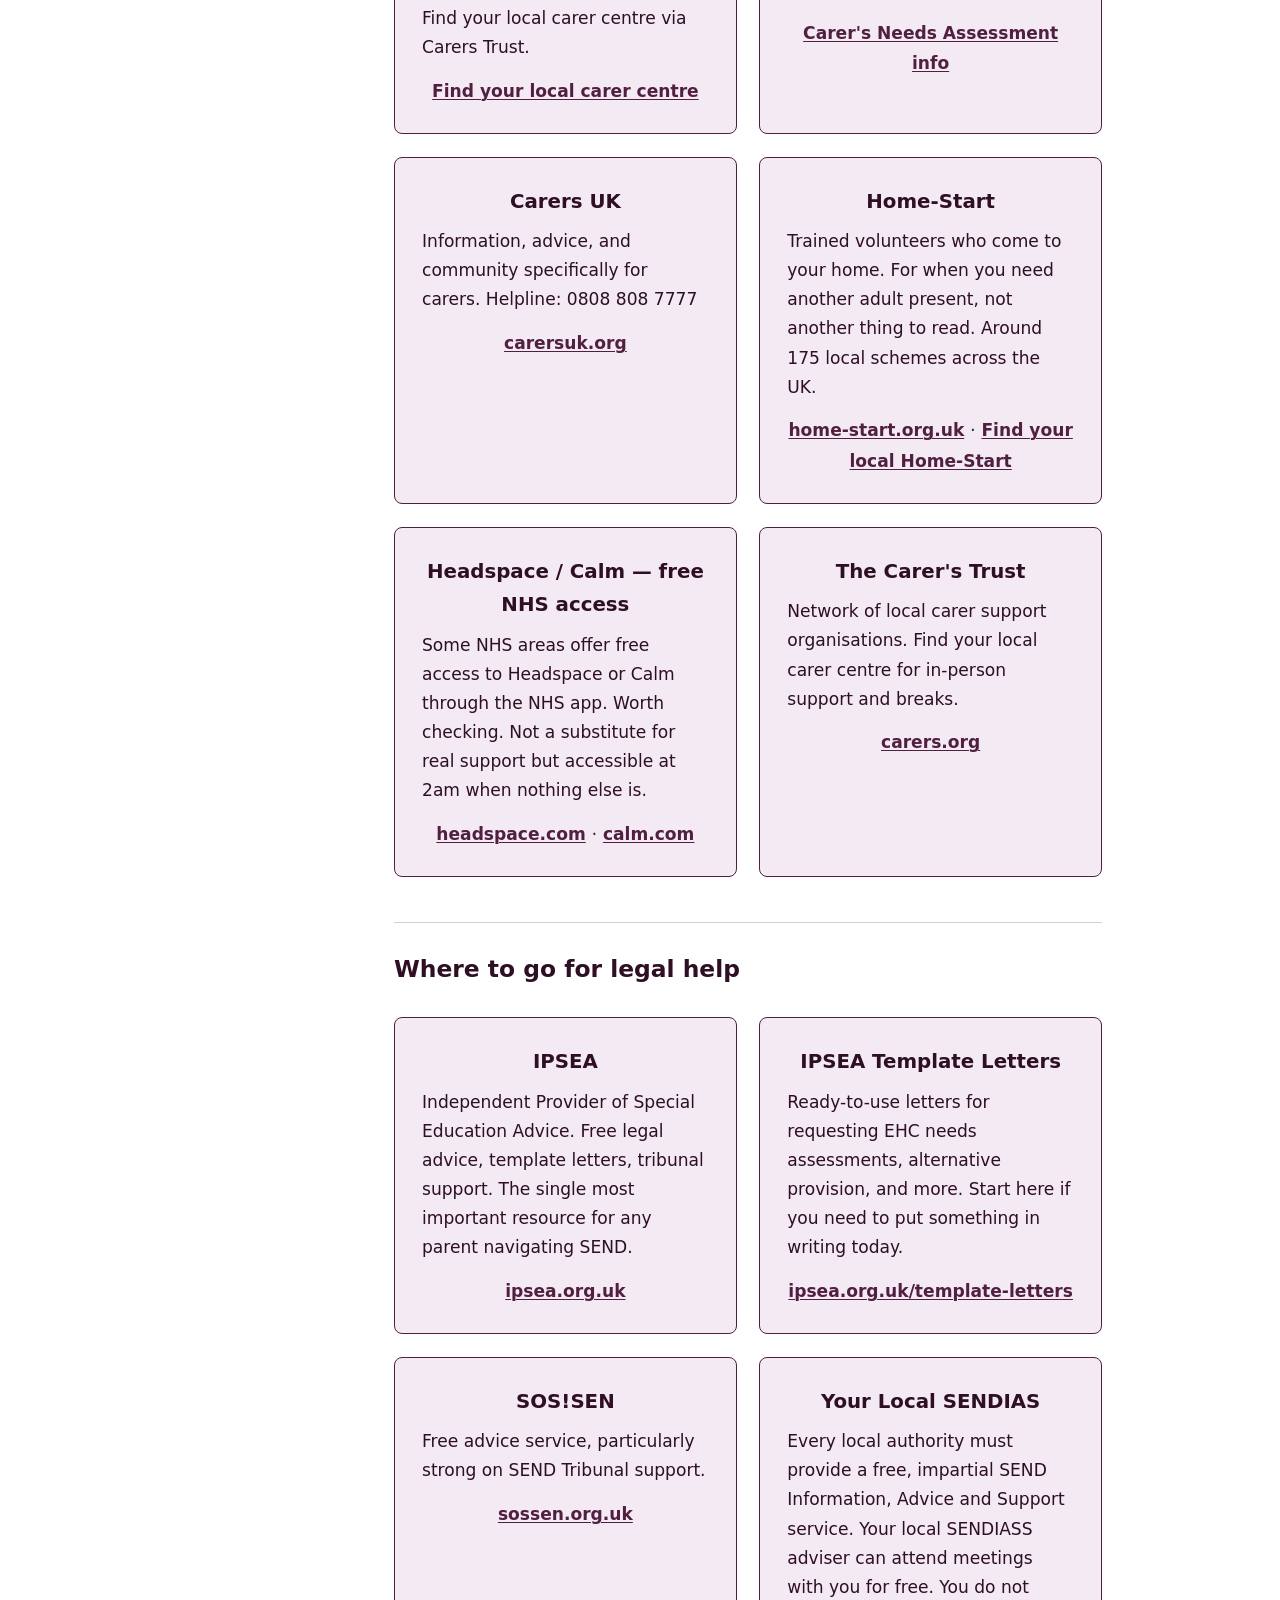
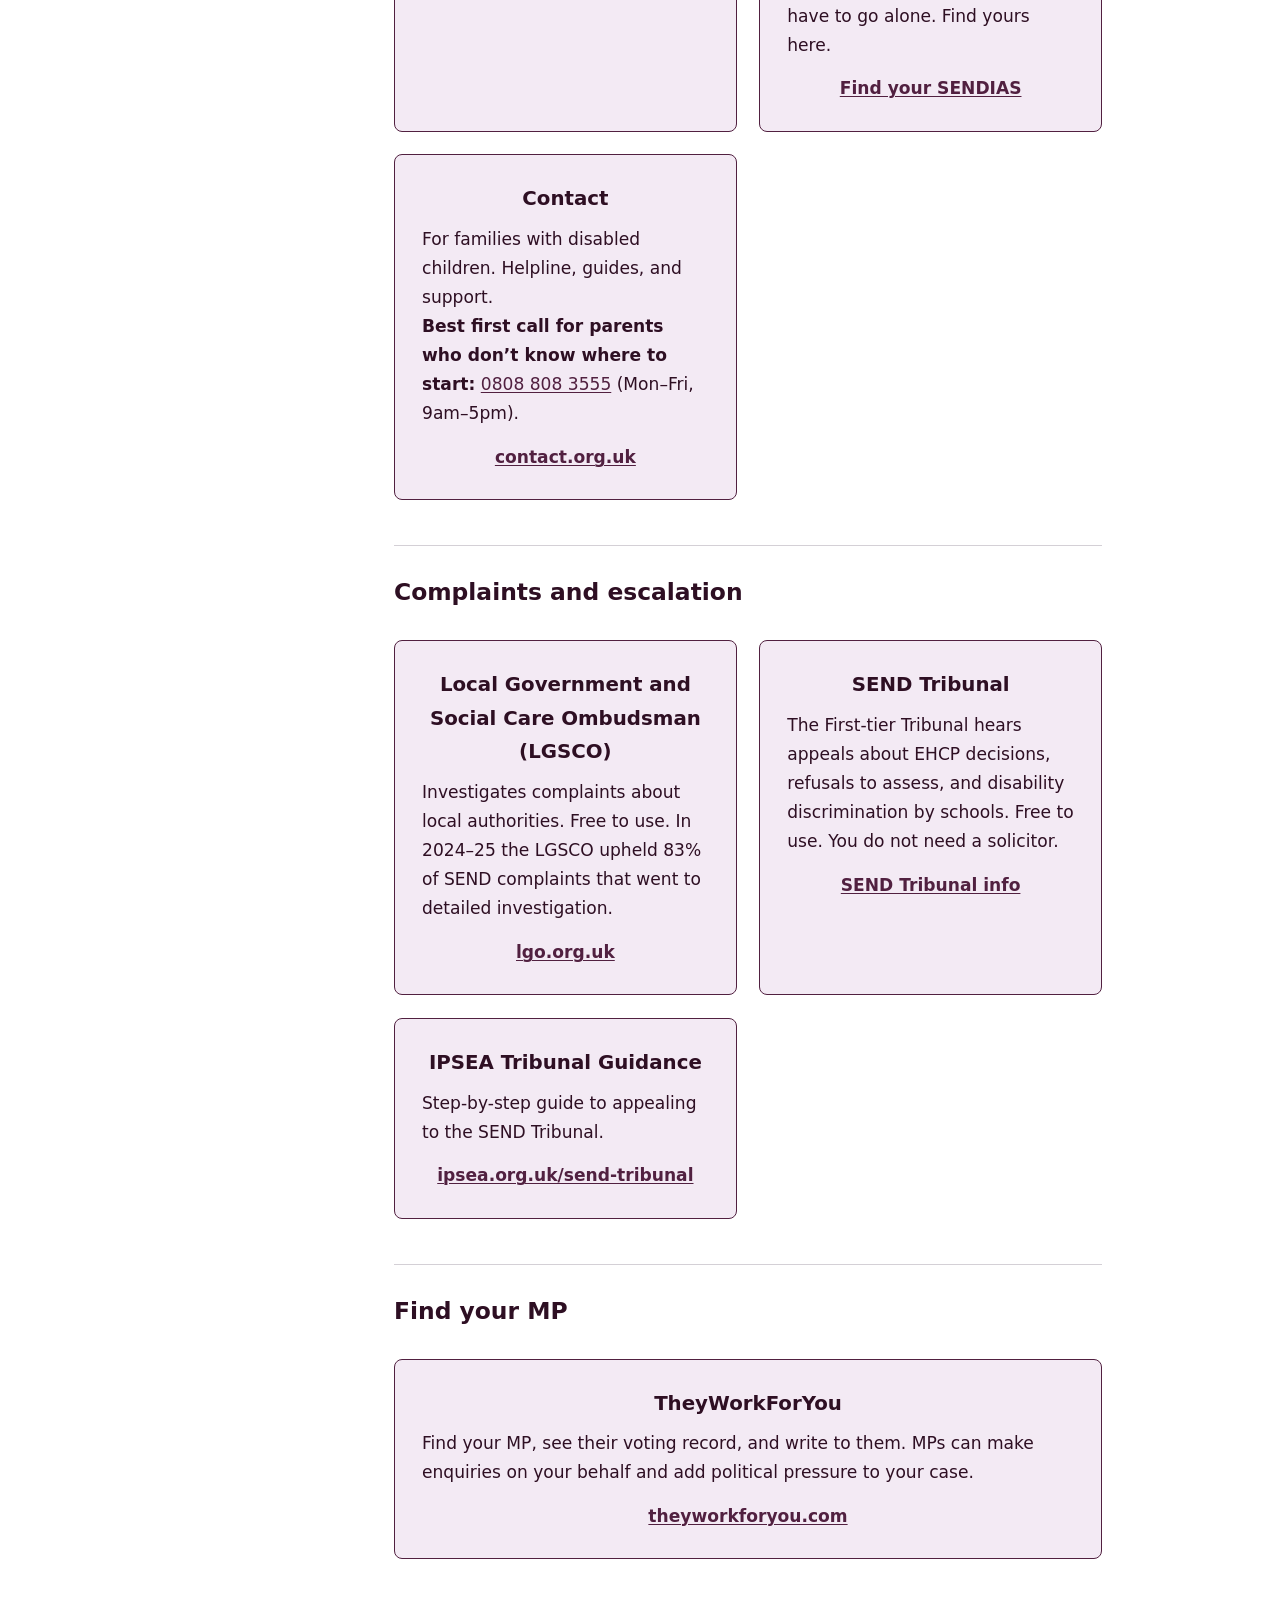
<file: resources.html>
<!DOCTYPE html>
<html lang="en-GB">
<head>
  <meta charset="UTF-8">
  <meta name="viewport" content="width=device-width, initial-scale=1.0">
  <title>Resources — Neurodiversity Debugged</title>
  <meta name="description" content="Free resources for parents of children with SEND in England. Legal advice, support organisations, and guidance.">
  <link rel="stylesheet" href="/style.css">
  <link rel="icon" type="image/png" href="/icons/logo.png">
  <link rel="preconnect" href="https://fonts.googleapis.com">
  <link rel="preconnect" href="https://fonts.gstatic.com" crossorigin>
  <link href="https://fonts.googleapis.com/css2?family=Space+Grotesk:wght@600;700&display=swap" rel="stylesheet">
  <script src="/header.js" defer></script>
  <script src="/sidebar.js" defer></script>
</head>
<body>

<a class="skip-link" href="#main">Skip to content</a>

<div id="site-header"></div>

<section class="hero">
  <div class="container">
    <h1>Resources for invisible struggling families</h1>
    <p><strong>The system keeps failing our children — and parents are left alone, in crisis, with no manual.</strong></p>
    <p>These resources are for your journey to understand your childs needs, understand what you’re entitled to, and fight for the support you and your child deserves.</p>
  </div>
</section>

<main id="main">
  <div class="container">

    <div class="resources-layout">
      <button id="sidebar-toggle" class="sidebar-toggle" aria-label="Open sidebar" style="display:none;">&#9776;</button>
      <nav class="resources-nav" aria-label="Jump to section">
        <p class="resources-nav-heading">On this page</p>
        <ul>
          <li><a href="#crisis-support">Crisis support</a></li>
          <li><a href="#make-sense">Make sense of SEND</a></li>
          <li><a href="#when-standard-approaches-arent-working">When standard approaches aren't working</a></li>
          <li><a href="#therapeutic-approaches">Therapeutic approaches</a></li>
          <li><a href="#school-avoidance">School avoidance</a></li>
          <li><a href="#looking-after-yourself">Looking after yourself</a></li>
          <li><a href="#legal-help">Legal help</a></li>
          <li><a href="#complaints">Complaints &amp; escalation</a></li>
          <li><a href="#mp">Find your MP</a></li>
          <li><a href="#money-support">Money &amp; everyday support</a></li>
          <li><a href="#local-support">Local support</a></li>
        </ul>
      </nav>

      <div class="resources-content">
        <h2 id="crisis-support">Crisis support</h2>
        <div class="highlight" style="margin-bottom:2rem;">
          <h3 style="font-size:1.1rem;margin-bottom:0.5rem;">If you are in crisis and need support right now</h3>
          <ul style="margin-bottom:1rem;">
            <li>If you are a parent in mental health crisis, call <a href="tel:111"><strong>111</strong></a> and ask for mental health crisis support.</li>
            <li>If your child is in mental health crisis, call the <strong>CAMHS Emergency Helpline</strong>: <a href="tel:08009539599"><strong><span style="font-family:monospace;">0800 9539599</span></strong></a> — available 24/7 for urgent advice and guidance.</li>
            <li>If anyone is in imminent life-threatening danger, call <a href="tel:999"><strong>999</strong></a> and ask for the police.</li>
          </ul>
        </div>

        <h2 id="make-sense"><a href="#make-sense">Make sense of SEND</a></h2>
        <div class="card-grid">
          <div class="card">
            <h3>Ed Yourself</h3>
            <p>Exceptional plain-English explanations of education law, including Section 19 (the duty to provide alternative education), EOTAS, and the &ldquo;illness or otherwise&rdquo; duty.</p>
            <a class="card-link" href="https://www.edyourself.org">edyourself.org</a>
          </div>

          <div class="card">
            <h3>Special Needs Jungle</h3>
            <p>News, information and informed opinion about SEND. Excellent articles on LGSCO complaints, EHCP processes, and systemic issues.</p>
            <a class="card-link" href="https://www.specialneedsjungle.com">specialneedsjungle.com</a>
          </div>

          <div class="card">
            <h3>Cerebra</h3>
            <p>Legal rights information for families of children with brain conditions.</p>
            <a class="card-link" href="https://www.cerebra.org.uk/legal-rights/">cerebra.org.uk/legal-rights</a>
          </div>
        </div>

        <h3 id="local-offer"><a href="#local-offer">Find your local offer</a></h3>

        <p>Every council in England must publish a Local Offer — a simple guide to all the support and services for children and young people with special educational needs and disabilities (SEND) in your area. This includes help at school, health services, therapies, social care, activities, and short breaks. You don’t need a diagnosis or an EHCP to use many of these services.</p>

        <p>Quality varies hugely between authorities &mdash; some are clear and useful, others are hard to navigate. But it is the place to look for local support you may not know exists, and to hold your council accountable for what they have promised to provide.</p>

        <div class="card-grid">
          <div class="card">
            <h3>Find your Local Offer</h3>
            <p>Special Needs Jungle has a list of every council’s Local Offer website in England. This is the quickest way to find out what local SEND services are available near you.</p>
            <a class="card-link" href="https://www.specialneedsjungle.com/englands-local-offer-websites/">Find your Local Offer</a>
          </div>
          <div class="card">
            <h3>Find your local council</h3>
            <p>If you’re not sure which council area you live in, use this link to check. Then search their website for “SEND Local Offer” or “local services for disabled children”.</p>
            <a class="card-link" href="https://www.gov.uk/find-local-council">gov.uk/find-local-council</a>
          </div>
        </div>

        <p><span class="local-support-link"></span></p>

        
        <h2 id="when-standard-approaches-arent-working"><a href="#when-standard-approaches-arent-working">When standard approaches aren't working</a></h2>
        <h3>Alternative parenting strategies</h3>
        <div class="card-grid">
          <div class="card">
            <h3>PDA Society</h3>
            <p>Free strategy guides for families of demand-avoidant children. Useful even without a PDA diagnosis — if your child escalates in response to requests, instructions, or expectations, this is worth reading.</p>
            <a class="card-link" href="https://www.pdasociety.org.uk">pdasociety.org.uk</a>
          </div>
          <div class="card">
            <h3>Naomi Fisher — When the Naughty Step Makes Things Worse</h3>
            <p>Book and resources for parents whose children do not respond to standard behaviour management. Gentle, practical advice for families facing school avoidance, EBSA, or emotional distress at home.</p>
            <a class="card-link" href="https://www.naomifisher.co.uk">naomifisher.co.uk</a>
          </div>
          <div class="card">
            <h3>Ross Greene / Lives in the Balance</h3>
            <p>Collaborative Problem Solving — a practical, secular approach to conflict with children where standard behaviour management has failed. All resources free. Used in schools, homes, and clinical settings.</p>
            <a class="card-link" href="https://www.livesinthebalance.org">livesinthebalance.org</a>
          </div>
          <div class="card">
            <h3>PACE Parenting</h3>
            <p>Playfulness, Acceptance, Curiosity, Empathy. A relational approach developed by Dan Hughes for children whose behaviour is driven by fear and attachment needs rather than defiance. Free resources at DDP Network.</p>
            <a class="card-link" href="https://ddpnetwork.org">ddpnetwork.org</a>
          </div>
          <div class="card">
            <h3>Declarative Language Handbook Downloads</h3>
            <p>Free downloadable resources and practical tools for parents and carers using declarative language strategies with children.</p>
            <a class="card-link" href="https://www.declarativelanguage.com/downloads-from-dl-handbook" target="_blank">Download resources</a>
          </div>
          <div class="card">
            <h3>Parenting programmes — ask your local authority</h3>
            <p>Many local authorities offer free parenting programmes (NVR, Incredible Years, anxiety-focused). <a href="https://www.bristol.gov.uk/children-and-families/parenting-courses" target="_blank">Bristol families can self-refer</a>. Elsewhere, ask your child's school, GP, CAMHS, or Early Help team. These evidence-based courses help with challenging behaviour and anxiety.</p>
          </div>
          <div class="card">
            <h3>NVR (Non-Violent Resistance)</h3>
            <p>Learn more about NVR (Non-Violent Resistance) — an evidence-based approach for families facing challenging behaviour. Resources, guides, and practitioner directory available.</p>
            <a class="card-link" href="https://www.nvruk.org">nvruk.org</a>
          </div>
          <div class="card">
            <h3>Newbold Hope</h3>
            <p>For families where a child's behaviour has become violent, dangerous, or overwhelming. Founded by Yvonne Newbold MBE. Free resources, online community, and an introduction to Non-Violent Resistance (NVR). Non-judgmental. No shame, no blame.</p>
            <a class="card-link" href="https://www.newboldhope.com">newboldhope.com</a>
          </div>
        </div>


        <h2 id="finding-your-people"><a href="#finding-your-people">Finding your people</a></h2>
        <div class="card-grid">
          <div class="card">
            <h3>Not Fine in School</h3>
            <p>Active Facebook community and support network for school avoidance families. Practical guides, compassionate advice, and a strong online community for parents and carers.</p>
            <a class="card-link" href="https://www.notfineinschool.co.uk">notfineinschool.co.uk</a> &middot; <a class="card-link" href="https://www.facebook.com/groups/notfineinschool/">Facebook group</a>
          </div>
          <div class="card">
            <h3>Newbold Hope Family Support Group</h3>
            <p>Online community with thousands of members. Weekly Q&A, expert speakers, and a moderated forum. No shame, no blame, no judgement.</p>
            <a class="card-link" href="https://www.newboldhope.com">newboldhope.com</a> &middot; <a class="card-link" href="https://www.facebook.com/groups/154079571288863/">Facebook group</a>
          </div>
          <div class="card">
            <h3>PDA Society Community</h3>
            <p>Forum, Facebook group, and local meet-ups for PDA families. Connect with others who understand the unique challenges of demand-avoidant children.</p>
            <a class="card-link" href="https://www.pdasociety.org.uk">pdasociety.org.uk</a> &middot; <a class="card-link" href="https://www.facebook.com/groups/pdasociety/">Facebook group</a> &middot; <a class="card-link" href="https://www.pdasociety.org.uk/forum/">Forum</a>
          </div>
          <div class="card">
            <h3>National Network of Parent Carer Forums (NNPCF)</h3>
            <p>Every local authority has a statutory Parent Carer Forum. Most parents have never heard of these. They can advocate on your behalf and have formal influence on local SEND services.</p>
            <a class="card-link" href="https://nnpcf.org.uk">nnpcf.org.uk</a>
          </div>
          <div class="card">
            <h3>Special Needs Jungle Community</h3>
            <p>Not just news and information — Special Needs Jungle also has an active community for parents to connect, share experiences, and support each other.</p>
            <a class="card-link" href="https://www.specialneedsjungle.com">specialneedsjungle.com</a> &middot; <a class="card-link" href="https://www.facebook.com/groups/SpecialNeedsJungle/">Facebook group</a> &middot; <a class="card-link" href="https://www.specialneedsjungle.com/">SNJ Community</a>
          </div>
        </div>

        <h2 id="money-support"><a href="#money-support">Money and everyday support</a></h2>

        <div class="card-grid">
          <div class="card">
            <h3>Disability Living Allowance (DLA)</h3>
            <p>You may be eligible even without a diagnosis. Many parents do not apply because they do not realise they qualify.</p>
            <a class="card-link" href="https://www.gov.uk/disability-living-allowance-children">DLA for children</a>
          </div>
          <div class="card">
            <h3>Carer's Allowance</h3>
            <p>If your child receives DLA at the middle or higher rate for care, you may be entitled to Carer's Allowance. Most parent carers do not know this. You do not have to be unemployed to claim.</p>
            <a class="card-link" href="https://www.gov.uk/carers-allowance">gov.uk/carers-allowance</a>
          </div>
          <div class="card">
            <h3>Parent Carer Needs Assessment</h3>
            <p>You have your own legal right to a needs assessment — separate from your child's. Under Section 17 of the Children Act. Most parent carers have never been told this exists. Ask your child's social worker, or request one through First Response (Bristol) or your local authority.</p>
            <a class="card-link" href="https://contact.org.uk/help-for-families/information-and-advice/benefits-financial-help/carers-needs-assessment">Carer's Needs Assessment info</a>
          </div>
          <div class="card">
            <h3>Family Fund</h3>
            <p>Government-funded grants (not charity) for families of disabled or seriously ill children. Can fund washing machines, sensory equipment, family breaks, computers. Under-used.</p>
            <a class="card-link" href="https://www.familyfund.org.uk">familyfund.org.uk</a>
          </div>
          <div class="card">
            
            <h3>Turn2Us</h3>
            <p>Searchable database of charitable grants. Many specifically for families of disabled children. Enter your postcode and situation.</p>
            <a class="card-link" href="https://grants-search.turn2us.org.uk">grants-search.turn2us.org.uk</a>
          </div>
          <div class="card">
            
            <h3>Universal Credit — disabled child element</h3>
            <p>If your child has DLA and you receive Universal Credit, you may be entitled to an additional disabled child element you are not currently claiming. Check your entitlement at entitledto.co.uk</p>
            <a class="card-link" href="https://www.entitledto.co.uk">entitledto.co.uk</a>
          </div>
          <div class="card">
            
            <h3>Disabled Children’s Register</h3>
            <p>Registering your child with your local authority is free and voluntary &mdash; and in many areas unlocks a discount card giving access to hundreds of local and national attractions, plus priority access to services.</p>
            <a class="card-link" href="https://www.gov.uk/find-local-council">Find your local council to register</a>
          </div>
          <div class="card">
            
            <h3>Access Card</h3>
            <p>Helps make outings and public spaces more manageable. Does not require a specific diagnosis.</p>
            <a class="card-link" href="https://www.accesscard.org.uk">accesscard.org.uk</a>
          </div>
          <div class="card">
            
            <h3>Home-Start</h3>
            <p>Trained volunteers who come to your home and support families with young children. Free, confidential, and non-judgemental. Around 175 local schemes across the UK.</p>
            <a class="card-link" href="https://www.home-start.org.uk">home-start.org.uk</a>
          </div>
        </div>

        <p><span class="local-support-link"></span></p>

        <h2 id="school-avoidance"><a href="#school-avoidance">School avoidance</a></h2>
        <div class="card-grid">
          <div class="card">
            
            <h3>Not Fine in School</h3>
            <p>Support network and campaign for families dealing with Emotionally Based School Avoidance (EBSA). Offers practical guides, compassionate advice, and an active community for parents and carers.</p>
            <a class="card-link" href="https://www.notfineinschool.co.uk">notfineinschool.co.uk</a>
          </div>
          <div class="card">
            
            <h3>Naomi Fisher</h3>
            <p>Clinical psychologist whose books <em>Changing Our Minds</em> and <em>When Children Can’t Go to School</em> offer gentle, compassionate perspectives and practical advice for families facing EBSA and school attendance difficulties.</p>
            <a class="card-link" href="https://www.naomifisher.co.uk">naomifisher.co.uk</a>
          </div>
          <div class="card">
            
            <h3>Square Peg</h3>
            <p>Campaign for change in the school attendance system, with resources and advocacy for families experiencing EBSA. Provides understanding, community, and practical strategies.</p>
            <a class="card-link" href="https://www.teamsquarepeg.org">teamsquarepeg.org</a>
          </div>
        </div>

        <h2 id="therapeutic-approaches"><a href="#therapeutic-approaches">Therapeutic approaches</a></h2>
        <h3 id="therapeutic-support-in-schools"><a href="#therapeutic-support-in-schools">Therapeutic approaches in school</a></h3>
        <p>Many schools have access to therapeutic support through their Service Level Agreement (SLA) with the local authority. This can include Educational Psychologists, Educational Mental Health Practitioners (EMHPs), and Educational Learning Support Assistants (ELSAs). Ask your child’s SENCO what therapeutic support is available in your child’s school and how to access it.</p>
        <p>The following therapeutic approaches may be available through your child’s school:</p>
        <div class="card-grid">
          <div class="card">
            <h3>Tree of Life</h3>
            <p>A strengths-based therapy where children draw a tree to represent their life, including roots, strengths, hopes, important people, and challenges. Visual, non-threatening, and often delivered by trained school staff. Ask your SENCO if it's available. Free resources at Dulwich Centre.</p>
            <a class="card-link" href="https://dulwichcentre.com.au/the-tree-of-life">dulwichcentre.com.au/the-tree-of-life</a>
          </div>
          <div class="card">
            <h3>Play therapy</h3>
            <p>Place2Be operates in many schools and offers free play therapy. Ask your SENCO if your school has a Place2Be counsellor.</p>
            <a class="card-link" href="https://www.place2be.org.uk">place2be.org.uk</a>
          </div>
          <div class="card">
            <h3>ELSA (Emotional Literacy Support Assistant)</h3>
            <p>Many schools have trained ELSAs who provide emotional support, coping strategies, and help children manage anxiety, friendships, and emotional regulation. Ask your SENCO if your school has an ELSA or can refer for ELSA support.</p>
            <a class="card-link" href="https://www.elsanetwork.org">elsanetwork.org</a>
          </div>
          <div class="card">
            <h3>Emotional regulation through school nurse</h3>
            <p>School nurses can help children with emotional regulation, anxiety, and wellbeing. They may offer one-to-one support, group sessions, or signposting to further help. Ask your school about access to the school nurse for emotional support.</p>
          </div>
          <div class="card">
            <h3>Lego-based therapy</h3>
            <p>Lego-based therapy is used in many schools to support social skills, communication, and emotional regulation. Small groups build together, learning teamwork and problem-solving. Ask your SENCO if Lego therapy is available.</p>
            <a class="card-link" href="https://www.legobasedtherapy.org">legobasedtherapy.org</a>
          </div>
          <div class="card">
            <h3>Emotion card decks</h3>
            <p>Emotion card decks like the Therapeutic Treasure Deck are used by school staff to help children identify, express, and regulate emotions. These visual tools are helpful for children who struggle to talk about feelings. Ask your SENCO or school counsellor if these are available.</p>
          </div>
        </div>
        <h3 id="sensory-support"><a href="#sensory-support">Sensory support</a></h3>
        <div class="card-grid">
          <div class="card">
            <h3>Occupational Therapy Referral</h3>
            <p>Occupational Therapy can help with sensory needs. Ask your GP or school for a referral. Sensory integration therapy is different—request it if your child has significant sensory processing differences.</p>
          </div>
          <div class="card">
            <h3>Sirona CIC Occupational Therapy Resources</h3>
            <p>Free online resources and links for children’s occupational therapy, including sensory support and practical advice for families.</p>
            <a class="card-link" href="https://sirona-cic.org.uk/children-services/services/occupational-therapy-resources-and-links/" target="_blank">Sirona OT resources</a>
          </div>
          <div class="card">
            <h3>Sensory Circuits (Blog)</h3>
            <p>Blog post explaining sensory circuits and how they can help children regulate and prepare for learning. Includes practical tips and examples.</p>
            <a class="card-link" href="https://sensoryclassroom.org/blogs/sensoryclassroom/sensory-circuits" target="_blank">Read the blog</a>
          </div>
          <div class="card">
            <h3>Sensory Processing Difficulties (Video)</h3>
            <p>Short video explaining sensory processing difficulties in children, with practical advice for parents and carers.</p>
            <a class="card-link" href="https://www.youtube.com/watch?v=JiAFj-x96kY" target="_blank">Watch on YouTube</a>
          </div>
          <div class="card">
            <h3>Sensory Ladders for Parents and Carers</h3>
            <p>Guide for parents and carers to help children manage sensory needs and regulation. Practical strategies and visual tools.</p>
            <a class="card-link" href="https://sensoryproject.org/product/sensory-ladders-for-parents-and-carers-2/" target="_blank">Sensory Ladders resource</a>
          </div>
          <div class="card">
            <h3>Sensory libraries</h3>
            <p>Before buying expensive equipment, check for a sensory library where you can borrow weighted blankets, therapy tools, and specialised equipment for free. For Bristol, try <a href="https://lendinglibrary.gympanzees.org/" target="_blank">Gympanzees Lending Library</a>. Elsewhere, search: "sensory library [your area]".</p>
          </div>
          <div class="card">
            <h3>Kelly Mahler — Interoception</h3>
            <p>Free parent resources on body awareness — helping children understand internal signals like hunger, pain, anxiety, and the need to regulate. Particularly relevant for children who can't identify or communicate how they're feeling.</p>
            <a class="card-link" href="https://www.kelly-mahler.com">kelly-mahler.com</a>
          </div>
          <div class="card">
            <h3>Understanding Your Child's Sensory Signals (PDF)</h3>
            <p>Free downloadable guide to sensory signals and behaviours in children. Useful for parents and carers seeking practical advice and explanations.</p>
            <a class="card-link" href="https://autismsupportpackage.schools.nsw.gov.au/content/dam/doe/sws/schools/a/autismsupportpackage/localcontent/understandingyourchildssensorysignals3rdedition.pdf" target="_blank">Download PDF</a>
          </div>
        </div>
        
        <h2 id="looking-after-yourself"><a href="#looking-after-yourself">Looking after yourself</a></h2>
        <p>If you are caring for a disabled child, you are a carer. This matters legally (you have your own rights), practically (there is support available specifically for you), and personally. You do not have to be exhausted all the time for it to be valid.</p>
        <div class="card-grid">
          <div class="card">
            
            <h3>Carer Wellbeing Grants & Support</h3>
            <p>Many areas offer wellbeing grants for parent carers, usually through your local authority or carer centre. Grants are for your health and wellbeing—use for breaks, activities, or support. Find your local carer centre via Carers Trust.</p>
            <a class="card-link" href="https://www.carers.org/search/network-partners">Find your local carer centre</a>
          </div>
          <div class="card">
            
            <h3>Contact — Carer's Assessment</h3>
            <p>Free information and advice about your legal right to a carer's assessment. You can request one through your local authority or First Response (Bristol). </p>
            <a class="card-link" href="https://contact.org.uk/help-for-families/information-and-advice/benefits-financial-help/carers-needs-assessment">Carer's Needs Assessment info</a>
          </div>
          <div class="card">
            
            <h3>Carers UK</h3>
            <p>Information, advice, and community specifically for carers. Helpline: 0808 808 7777</p>
            <a class="card-link" href="https://www.carersuk.org">carersuk.org</a>
          </div>
          <div class="card">
            
            <h3>Home-Start</h3>
            <p>Trained volunteers who come to your home. For when you need another adult present, not another thing to read. Around 175 local schemes across the UK.</p>
            <a class="card-link" href="https://www.home-start.org.uk">home-start.org.uk</a> &middot; <a class="card-link" href="https://www.home-start.org.uk">Find your local Home-Start</a>
          </div>
          <div class="card">
            
            <h3>Headspace / Calm — free NHS access</h3>
            <p>Some NHS areas offer free access to Headspace or Calm through the NHS app. Worth checking. Not a substitute for real support but accessible at 2am when nothing else is.</p>
            <a class="card-link" href="https://www.headspace.com">headspace.com</a> &middot; <a class="card-link" href="https://www.calm.com">calm.com</a>
          </div>
          <div class="card">
            
            <h3>The Carer's Trust</h3>
            <p>Network of local carer support organisations. Find your local carer centre for in-person support and breaks.</p>
            <a class="card-link" href="https://www.carers.org">carers.org</a>
          </div>
        </div>

        <h2 id="legal-help"><a href="#legal-help">Where to go for legal help</a></h2>
        <div class="card-grid">
          <div class="card">
            
            <h3>IPSEA</h3>
            <p>Independent Provider of Special Education Advice. Free legal advice, template letters, tribunal support. The single most important resource for any parent navigating SEND.</p>
            <a class="card-link" href="https://www.ipsea.org.uk">ipsea.org.uk</a>
          </div>

          <div class="card">
            
            <h3>IPSEA Template Letters</h3>
            <p>Ready-to-use letters for requesting EHC needs assessments, alternative provision, and more. Start here if you need to put something in writing today.</p>
            <a class="card-link" href="https://www.ipsea.org.uk/template-letters">ipsea.org.uk/template-letters</a>
          </div>

          <div class="card">
            
            <h3>SOS!SEN</h3>
            <p>Free advice service, particularly strong on SEND Tribunal support.</p>
            <a class="card-link" href="https://www.sossen.org.uk">sossen.org.uk</a>
          </div>

          <div class="card">
            
            <h3>Your Local SENDIAS</h3>
            <p>Every local authority must provide a free, impartial SEND Information, Advice and Support service. Your local SENDIASS adviser can attend meetings with you for free. You do not have to go alone. Find yours here.</p>
            <a class="card-link" href="https://councilfordisabledchildren.org.uk/about-us-0/networks/information-advice-and-support-services-network/find-your-local-ias-service">Find your SENDIAS</a>
          </div>

          <div class="card">
            
            <h3>Contact</h3>
            <p>For families with disabled children. Helpline, guides, and support.<br><strong>Best first call for parents who don’t know where to start:</strong> <a href="tel:08088083555">0808 808 3555</a> (Mon–Fri, 9am–5pm).</p>
            <a class="card-link" href="https://www.contact.org.uk">contact.org.uk</a>
          </div>
        </div>

        <h2 id="complaints"><a href="#complaints">Complaints and escalation</a></h2>

        <div class="card-grid">
          <div class="card"> 
            <h3>Local Government and Social Care Ombudsman (LGSCO)</h3>
            <p>Investigates complaints about local authorities. Free to use. In 2024&ndash;25 the LGSCO upheld 83% of SEND complaints that went to detailed investigation.</p>
            <a class="card-link" href="https://www.lgo.org.uk">lgo.org.uk</a>
          </div>

          <div class="card">
            <h3>SEND Tribunal</h3>
            <p>The First-tier Tribunal hears appeals about EHCP decisions, refusals to assess, and disability discrimination by schools. Free to use. You do not need a solicitor.</p>
            <a class="card-link" href="https://www.gov.uk/courts-tribunals/first-tier-tribunal-special-educational-needs-and-disability">SEND Tribunal info</a>
          </div>

          <div class="card">
            <h3>IPSEA Tribunal Guidance</h3>
            <p>Step-by-step guide to appealing to the SEND Tribunal.</p>
            <a class="card-link" href="https://www.ipsea.org.uk/send-tribunal">ipsea.org.uk/send-tribunal</a>
          </div>
        </div>

        <h2 id="mp"><a href="#mp">Find your MP</a></h2>

        <div class="card-grid">
          <div class="card">
            <h3>TheyWorkForYou</h3>
            <p>Find your MP, see their voting record, and write to them. MPs can make enquiries on your behalf and add political pressure to your case.</p>
            <a class="card-link" href="https://www.theyworkforyou.com">theyworkforyou.com</a>
          </div>
        </div>


        <h2 id="local-support"><a href="#local-support">Local support — Bristol examples to inspire you for what might be available in your area</a></h2>
        <p>Every area is different, but most have local versions of these. Bristol families can access the following — use them as a template for what to look for in your own area. Start with your Local Offer and your local parent carer forum.</p>        <h3>Advice & information</h3>
        <div class="card-grid">
          <div class="card">
            <h3>FLORA</h3>
            <p>Bristol City Council’s Families, Local Offer, Resources and Advice team. Free information and advice for families of children with additional needs — available before any formal assessment or diagnosis.</p>
            <a class="card-link" href="https://www.bristol.gov.uk/bristol-local-offer/parents-and-carers/advice-and-support/advice-and-support-for-parents-and-carers">Find FLORA</a>
          </div>
          <div class="card">
            <h3>SEND And You (Bristol SENDIAS)</h3>
            <p>Bristol’s SENDIAS service, providing free, impartial information, advice and support to children and young people with SEND and their families. Can help with EHCPs, meetings, and understanding your rights.</p>
            <a class="card-link" href="https://www.sendandyou.org.uk">sendandyou.org.uk</a>
          </div>
          <div class="card">
            <h3>Bristol Parent Carers</h3>
            <p>A volunteer-run network of parent carers of children with SEND in Bristol. Information, support, events, and community — no diagnosis needed.</p>
            <a class="card-link" href="https://www.bristolparentcarers.org.uk">bristolparentcarers.org.uk</a>
          </div>
          <div class="card">
            <h3>Bristol Local Offer</h3>
            <p>The Local Offer is Bristol City Council’s directory of SEND services, support, and information for families. Find out what’s available in your area, including education, health, social care, and activities. No diagnosis needed to access many services.</p>
            <a class="card-link" href="https://www.bristol.gov.uk/bristol-local-offer">Bristol Local Offer</a>
          </div>
          <div class="card">
            <h3>First Response</h3>
            <p>First Response is Bristol’s advice and signposting service for parents. If you’re worried about your child’s needs or wellbeing, call for guidance and support. It’s also the entry point for <a href="#family-help">Family Help</a> (formerly Families in Focus), which offers extra support for families with more complex needs. Ask for Family Help if you need extra support.</p>
            <div class="card-contact">
              <a href="tel:01179036444">0117 903 6444</a>
              <br>
              <a class="card-link" href="https://www.bristol.gov.uk/residents/social-care-and-health/children-and-families/concerns-about-a-child/get-support-for-your-child-and-family-from-first-response">First Response Bristol</a>
            </div>
          </div>
          <div class="card" id="family-help">
            <h3>Family Help (formerly Families in Focus)</h3>
            <p>Family Help supports Bristol families with children who have complex needs needing help from multiple services (not urgent child protection). Call <a href="#first-response">First Response</a> and ask for Family Help. Support workers assist with practical issues, emotional support, and connecting to other services.</p>
            <div class="card-contact">
              <a href="tel:01179036444">0117 903 6444</a>
              <br>
              <a class="card-link" href="https://services.bristol.gov.uk/residents/social-care-and-health/children-and-families/help-for-families/early-help/families-in-focus">Family Help info</a>
            </div>
          </div>
        </div>
        <div class="card-grid">
          <div class="card">
            <h3 id="free-parenting-programmes-bristol-city-council">Free Parenting Programmes — Bristol City Council</h3>
            <p>Family Help offers free parenting courses for Bristol families. Self-referral, no professional needed. Courses run face-to-face and online.</p>
            <ul style="margin-bottom:0.5rem; width:max-content; margin-left:auto; margin-right:auto;">
              <li style="text-align:left;"><strong>Incredible Years</strong> <span style="font-weight:normal;">(ages 5–10, challenging behaviour)</span></li>
              <li style="text-align:left;"><strong>Timid to Tiger</strong> <span style="font-weight:normal;">(ages 3–12, anxiety)</span></li>
              <li style="text-align:left;"><strong>Parents Plus Adolescents</strong> <span style="font-weight:normal;">(ages 10–17)</span></li>
              <li style="text-align:left;"><strong>NVR</strong> <span style="font-weight:normal;">(ages 8–17, challenging behaviour)</span></li>
            </ul>
            <p>See current list and self-refer: <a class="card-link" href="https://www.bristol.gov.uk/residents/social-care-and-health/children-and-families/support-for-parents-and-carers/parenting-courses-currently-running-in-bristol">Parenting courses info</a>.</p>
          </div>
        </div>
        <h3 id="local-money-support">Money & daily support (local)</h3>
        <div class="card-grid">
          <div class="card">
            <h3>Gympanzees Lending Library (Bristol)</h3>
            <p>Free lending library for sensory and therapy equipment for disabled children and young people in Bristol. Borrow weighted blankets, therapy tools, and more.</p>
            <a class="card-link" href="https://lendinglibrary.gympanzees.org/" target="_blank">lendinglibrary.gympanzees.org</a>
          </div>
          <div class="card">
            <h3>Bristol Disability Register & Pink Card</h3>
            <p>Register your child with Bristol City Council and receive a free Pink Card — proof of disability that unlocks carer discounts at local attractions including Bristol Aquarium and Aerospace Bristol.</p>
            <a class="card-link" href="https://www.bristol.gov.uk/residents/social-care-and-health/children-and-families/special-educational-needs-and-disabilities/bristol-childrens-disability-register">Bristol disability register</a>
          </div>
          <div class="card">
            <h3>Carer’s Wellbeing Grant</h3>
            <p>A one-off payment from Bristol City Council for parent carers of disabled children. Can be used for anything that supports your health and wellbeing — short breaks, activities, or simply time to breathe.</p>
            <a class="card-link" href="https://www.bristol.gov.uk/bristol-local-offer/parents-and-carers/advice-and-support/carers-wellbeing-grant">Carer’s Wellbeing Grant</a>
          </div>
        </div>
        <h3>Disability</h3>
        <div class="card-grid">
          <div class="card">
            <h3>First Response</h3>
            <p>Bristol’s gateway to the Disabled Children’s Service and social care needs assessments. If you think your child needs a social care assessment — or you need a parent carer assessment — this is where to start. Call 0117 903 6444.</p>
            <a class="card-link" href="https://www.bristol.gov.uk/residents/social-care-and-health/children-and-families/concerns-about-a-child/get-support-for-your-child-and-family-from-first-response">First Response Bristol</a>
          </div>
          <div class="card">
            <h3>Bristol Disability Register & Pink Card</h3>
            <p>Register your child with Bristol City Council and receive a free Pink Card — proof of disability that unlocks carer discounts at local attractions including Bristol Aquarium and Aerospace Bristol.</p>
            <a class="card-link" href="https://www.bristol.gov.uk/residents/social-care-and-health/children-and-families/special-educational-needs-and-disabilities/bristol-childrens-disability-register">Bristol disability register</a>
          </div>
          <div class="card">
            <h3>Bristol Autism Team</h3>
            <p>Specialist autism outreach service for children and young people with a diagnosis of autism in Bristol. Supports families and schools with advice, strategies, and training. Referral is usually via your child’s school SENCO.</p>
            <a class="card-link" href="https://www.bristol.gov.uk/bristol-local-offer/health-and-wellbeing/autism/autism-support">Bristol Autism Team info</a>
          </div>
          <div class="card">
            <h3>Bristol Autism Support</h3>
            <p>The only autism-specific charity in Bristol. Free support for parents and carers of autistic children across BS postcodes, including benefits advice and local activity listings.</p>
            <a class="card-link" href="https://www.bristolautismsupport.org">bristolautismsupport.org</a>
          </div>
        </div>
        <h3>Inclusive play & activities</h3>
        <div class="card-grid">
          <div class="card">
            <h3>Incredible Kids</h3>
            <p>Inclusive play sessions for children with SEND and their families in Kingswood and Lockleaze. No diagnosis needed. Weekday and weekend sessions available.</p>
            <a class="card-link" href="https://incrediblekids.org.uk">incrediblekids.org.uk</a>
          </div>
        </div>
        
      </div><!-- end resources-content -->

    </div><!-- end resources-layout -->

    <div class="highlight">
      <p><strong>Something missing?</strong> If you know of a resource that should be on this page, email <a id="contact-email-link"></a>.</p>
    </main>
    <script type="module">
      import { CONTACT_EMAIL } from './constants.js';
      const emailLink = document.getElementById('contact-email-link');
      if (emailLink) {
        emailLink.href = `mailto:${CONTACT_EMAIL}`;
        emailLink.textContent = CONTACT_EMAIL;
      }
    </script>
    </div>

    <script type="module">
      const LOCAL_SUPPORT_LINK_HTML = '<a href="#local-support">For local support see Bristol examples to inspire you for what might be available in your area &darr;</a>';
      import { CONTACT_EMAIL } from './constants.js';
      // Replace all instances of the local support link with a placeholder span for replacement by JS
      document.querySelectorAll('.local-support-link').forEach(el => {
        el.outerHTML = LOCAL_SUPPORT_LINK_HTML;
      });
    </script>
  </div>
</main>

<div id="site-footer"></div>

</body>
</html>
</file>
<file: style.css>
.resources-content {
  margin-top: 2.5rem;
  margin-bottom: 2.5rem;
}
/* === Neurodiversity Debugged — Site Styles === */
/* Designed for exhausted parents. Large text, high contrast, calm colours, no clutter. */

@import url('https://fonts.googleapis.com/css2?family=Atkinson+Hyperlegible:ital,wght@0,400;0,700;1,400;1,700&display=swap');

:root {
  --primary: #512040;          /* Aubergine (≈9.5:1 on white ✓ AAA) */
  --primary-light: #EDEAED;    /* Cool grey-mauve wash — no pink */
  --primary-dark: #2E0F23;     /* Deep aubergine (≈16.5:1 on white ✓ AAA) */
  --accent: #2D8C82;           /* Teal accent (≈4.1:1 on white ✓ large text) */
  --text: #2A2A2E;             /* Near-black neutral (≈14:1 on white ✓ AAA) */
  --text-light: #5C5660;       /* Grey-mauve, not pink (≈5.8:1 on white ✓ AA) */
  --bg: #ffffff;
  --bg-warm: #F4F3F5;          /* Cool grey off-white — not pink */
  --border: #D4D0D6;           /* Neutral grey-mauve border */
  --link: #512040;
  --link-hover: #2E0F23;
  --danger: #B8433B;           /* Clear red (≈5.0:1 on white ✓ AA) */
  --max-width: 960px;
}

/* === Reset === */
*, *::before, *::after {
  box-sizing: border-box;
  margin: 0;
  padding: 0;
}

/* === Base === */
html {
  font-size: 18px;
  scroll-behavior: smooth;
  scroll-padding-top: 5rem;
}

body {
  font-family: 'Atkinson Hyperlegible', 'Segoe UI', system-ui, -apple-system, sans-serif;
  color: var(--text);
  background: var(--bg);
  line-height: 1.7;
  -webkit-font-smoothing: antialiased;
}

/* === Layout === */
.container {
  max-width: var(--max-width);
  margin: 0 auto;
  padding: 0 1rem;
}

/* === Header === */
header {
  background: var(--primary);
  color: white;
  padding: 1rem 0;
  border-bottom: 4px solid var(--accent);
  position: sticky;
  top: 0;
  z-index: 1000;
  box-shadow: 0 2px 8px rgba(0,0,0,0.15);
}

header .container {
  display: flex;
  justify-content: space-between;
  align-items: center;
  flex-wrap: wrap;
  gap: 1rem;
}

.site-title {
  font-family: 'Space Grotesk', system-ui, sans-serif;
    font-size: 1.6rem;
  font-weight: 700;
  color: white;
  text-decoration: none;
  display: flex;
  align-items: center;
  gap: 0.6rem;
  line-height: 1.15;
  letter-spacing: -0.02em;
}

.site-logo {
  flex-shrink: 0;
}

.site-title:hover {
  opacity: 0.9;
}

nav {
  display: flex;
  gap: 1.25rem;
  flex-wrap: wrap;
}

.nav-dropdown {
  position: relative;
  display: inline-block;
}

.nav-dropdown > a {
  cursor: pointer;
  display: inline-block;
  vertical-align: middle;
  padding: 0.25rem 0;
  font-size: 0.9rem;
  font-weight: 500;
  color: rgba(255, 255, 255, 0.9);
  border-bottom: 2px solid transparent;
  transition: border-color 0.2s, color 0.2s;
}

.dropdown-menu {
  display: none;
  position: absolute;
  left: 0;
  top: 100%;
  background: #fff;
  border: 1px solid var(--border);
  box-shadow: 0 2px 8px rgba(0,0,0,0.15);
  min-width: 260px;
  z-index: 1002;
}

.nav-dropdown:hover .dropdown-menu,
.nav-dropdown:focus-within .dropdown-menu {
  display: block;
}

.dropdown-menu a {
  display: block;
  padding: 8px 16px;
  color: var(--primary);
  text-decoration: none;
  font-size: 15px;
}

.dropdown-menu a:hover {
  background: var(--bg-warm);
  color: var(--primary-dark);
}

nav a {
  color: rgba(255, 255, 255, 0.9);
  text-decoration: none;
  font-size: 0.9rem;
  font-weight: 500;
  padding: 0.25rem 0;
  border-bottom: 2px solid transparent;
  transition: border-color 0.2s, color 0.2s;
}

nav a:hover,
nav a[aria-current="page"] {
  color: white;
  border-bottom-color: var(--accent);
}

/* === Hero === */
.hero {
  background: #F8F6FA; /* Lighter, less saturated, more distinct from cards */
  padding: 3rem 0;
  border-bottom: 1px solid var(--border);
}

.hero h1 {
  font-size: 2rem;
  line-height: 1.3;
  margin-bottom: 1rem;
  color: var(--primary-dark);
}

.hero p {
  font-size: 1.1rem;
  color: var(--text-light);
  margin-bottom: 1.5rem;
  max-width: 600px;
}

/* === Buttons === */
.btn {
  display: inline-block;
  padding: 0.85rem 2rem;
  border-radius: 6px;
  font-size: 1rem;
  font-weight: 600;
  text-decoration: none;
  transition: background 0.2s, transform 0.1s;
  cursor: pointer;
  border: none;
}

.btn:active {
  transform: translateY(1px);
}

.btn-primary {
  background: var(--primary);
  color: white;
}

.btn-primary:hover {
  background: var(--primary-dark);
  color: white;
}

.btn-secondary {
  background: transparent;
  color: var(--primary);
  border: 2px solid var(--primary);
}

.btn-secondary:hover {
  background: var(--primary-light);
}

.btn-group {
  display: flex;
  gap: 1rem;
  flex-wrap: wrap;
  margin-top: 0.5rem;
}

/* === Main content === */
main {
  padding: 2.5rem 0 4rem;
}

main h1 {
  font-size: 1.8rem;
  color: var(--primary-dark);
  margin-bottom: 0.5rem;
  line-height: 1.3;
}

.page-subtitle {
  font-size: 1.1rem;
  color: var(--text-light);
  margin-bottom: 1.5rem;
  font-style: italic;
}

main h2 {
  font-size: 1.3rem;
  color: var(--primary-dark);
  margin-top: 2.5rem;
  margin-bottom: 0.75rem;
  padding-top: 1.5rem;
  border-top: 1px solid var(--border);
}

main h2:first-of-type {
  border-top: none;
  padding-top: 0;
}

main h3 {
  font-size: 1.1rem;
  color: var(--text);
  margin-top: 1.5rem;
  margin-bottom: 0.5rem;
}

main p {
  margin-bottom: 1rem;
}

main ul, main ol {
  margin-bottom: 1rem;
  padding-left: 1.5rem;
}

main li {
  margin-bottom: 0.4rem;
}

main a {
  color: var(--link);
  text-decoration: underline;
  text-decoration-thickness: 1px;
  text-underline-offset: 2px;
}

main a:hover {
  color: var(--link-hover);
  text-decoration-thickness: 2px;
}

/* === Cards === */
.card-grid {
  display: grid;
  grid-template-columns: repeat(auto-fit, minmax(280px, 1fr));
  gap: 1.25rem;
  margin: 1.5rem 0;
}

.card {
  background: #F3EAF4; /* Accessible pale purple background */
  border: 1.5px solid #512040;
  border-radius: 8px;
  padding: 1.5rem;
  text-align: center;
}

.card h3 {
  margin-top: 0;
  margin-bottom: 0.5rem;
  color: var(--primary-dark);
  text-align: center;
}

.card p {
  font-size: 0.95rem;
  color: var(--primary-dark); /* Higher contrast for accessibility */
  margin-bottom: 0.75rem;
  text-align: left;
}

.card a.card-link {
  font-weight: 600;
  font-size: 0.95rem;
}

a.card-link-block {
  display: block;
  text-decoration: none;
  color: inherit;
  transition: transform 0.15s ease, box-shadow 0.15s ease;
  cursor: pointer;
}

a.card-link-block:hover,
a.card-link-block:focus-visible {
  transform: translateY(-3px);
  box-shadow: 0 4px 12px rgba(0,0,0,0.12);
  border-color: var(--accent);
}

a.card-link-block:focus-visible {
  outline: 3px solid var(--accent);
  outline-offset: 2px;
}

/* === Highlight box === */
.highlight {
  background: var(--primary-light);
  border-left: 4px solid var(--primary);
  padding: 1.25rem 1.5rem;
  border-radius: 0 6px 6px 0;
  margin: 1.5rem 0;
}

.highlight p {
  margin-bottom: 0.5rem;
}

.highlight p:last-child {
  margin-bottom: 0;
}

/* === Warning box === */
.warning {
  background: #EAF0EF;
  border-left: 4px solid var(--accent);
  padding: 1.25rem 1.5rem;
  border-radius: 0 6px 6px 0;
  margin: 1.5rem 0;
}

/* === Feature list (landing page) === */
.features {
  margin: 2rem 0;
}

.feature {
  display: flex;
  gap: 1rem;
  align-items: flex-start;
  margin-bottom: 1.5rem;
}

.feature-icon {
  font-size: 1.5rem;
  flex-shrink: 0;
  width: 2.5rem;
  height: 2.5rem;
  background: var(--primary-light);
  border-radius: 50%;
  display: flex;
  align-items: center;
  justify-content: center;
}

.feature h3 {
  margin-top: 0;
  margin-bottom: 0.25rem;
  font-size: 1.05rem;
}

.feature p {
  font-size: 0.95rem;
  color: var(--text-light);
  margin-bottom: 0;
}

/* === Table === */
table {
  width: 100%;
  border-collapse: collapse;
  margin: 1.5rem 0;
  font-size: 0.95rem;
}

th, td {
  text-align: left;
  padding: 0.75rem 1rem;
  border-bottom: 1px solid var(--border);
}

th {
  background: var(--bg-warm);
  font-weight: 600;
  color: var(--primary-dark);
}

/* === Footer === */
footer {
  background: var(--bg-warm);
  border-top: 1px solid var(--border);
  padding: 2rem 0;
  font-size: 0.85rem;
  color: var(--text-light);
}

footer .container {
  display: flex;
  justify-content: space-between;
  flex-wrap: wrap;
  gap: 1rem;
}

footer a {
  color: var(--text-light);
  text-decoration: underline;
}

footer a:hover {
  color: var(--primary);
}

/* === Card icons (SVG) === */
.card-icon {
  width: 2.5rem;
  height: 2.5rem;
  display: block;
  margin: 0.5rem auto 0.6rem;
  opacity: 0.7;
}

/* === Article cards (horizontal row) === */
.article-list {
  display: flex;
  flex-direction: column;
  gap: 1rem;
  margin: 1.5rem 0;
}

.article-card {
  display: flex;
  align-items: center;
  gap: 1.2rem;
  padding: 1rem 1.2rem;
  border-radius: 10px;
  background: #fff;
  box-shadow: 0 2px 8px rgba(0, 0, 0, 0.08);
  text-decoration: none;
  color: var(--text);
  transition: transform 0.15s, box-shadow 0.15s;
}

.article-card:hover {
  transform: translateY(-2px);
  box-shadow: 0 4px 14px rgba(0, 0, 0, 0.12);
}

.article-card .article-text {
  flex: 1;
  min-width: 0;
}

.article-card h3 {
  font-size: 1.05rem;
  line-height: 1.35;
  color: var(--primary);
  margin: 0 0 0.3rem;
}

.article-card p {
  font-size: 0.9rem;
  line-height: 1.4;
  color: #555;
  margin: 0;
}

.article-card img {
  width: 110px;
  height: 80px;
  object-fit: cover;
  border-radius: 6px;
  flex-shrink: 0;
}

/* === Resources page sidebar layout === */
.resources-layout {
  display: grid;
  grid-template-columns: 180px 1fr;
  gap: 2rem;
  align-items: start;
  margin-top: 2rem;
}

.resources-nav {
  position: sticky;
  top: 5rem;
  background: var(--bg-warm);
  border-radius: 8px;
  padding: 1.25rem;
  border: 1px solid var(--border);
  height: calc(100vh - 5rem);
  overflow-y: auto;
  min-width: 12rem;
  box-sizing: border-box;
}

.resources-nav-heading {
  font-size: 0.8rem !important;
  font-weight: 700;
  text-transform: uppercase;
  letter-spacing: 0.07em;
  color: var(--text-light) !important;
  margin-bottom: 0.75rem !important;
  font-style: normal !important;
}

.resources-nav ul {
  list-style: none;
  padding: 0;
  margin: 0;
}

.resources-nav li {
  margin-bottom: 0.5rem;
}

.resources-nav a {
  color: var(--primary);
  text-decoration: none;
  font-size: 0.9rem;
  line-height: 1.4;
  display: block;
}

.resources-nav a:hover {
  text-decoration: underline;
  color: var(--primary-dark);
}

.resources-content h2 a {
  color: inherit;
  text-decoration: none;
}

.resources-content h2 a:hover {
  text-decoration: underline;
}

/* Wide screens: sidebar lives in the page margin, not the content area */
@media (min-width: 1350px) {
  .resources-layout {
    display: block;
  }

    .resources-nav {
      position: fixed;
      top: 5rem;
      left: 0;
      width: 220px;
    }
}

@media (max-width: 760px) {
  .resources-layout {
    grid-template-columns: 1fr;
    position: relative;
  }

  .sidebar-toggle {
    display: block;
    position: absolute;
    top: 0.5rem;
    left: 0.5rem;
    background: var(--primary);
    color: #fff;
    border: none;
    font-size: 2rem;
    padding: 0.25em 0.5em;
    border-radius: 0.5em;
    z-index: 1001;
  }

  .resources-nav {
    position: fixed;
    top: 0;
    left: 0;
    height: 100vh;
    width: 80vw;
    max-width: 20rem;
    background: var(--bg-warm);
    transform: translateX(-100%);
    transition: transform 0.3s;
    z-index: 1000;
    box-shadow: 2px 0 8px rgba(0,0,0,0.15);
  }
  .resources-nav.open {
    transform: translateX(0);
  }
}

@media (max-width: 600px) {
  html {
    font-size: 16px;
  }

  header .container {
    flex-direction: column;
    align-items: flex-start;
  }

  .hero {
    padding: 2rem 0;
  }

  .hero h1 {
    font-size: 1.6rem;
  }

  .btn-group {
    flex-direction: column;
  }

  .btn {
    text-align: center;
    width: 100%;
  }

  .article-card {
    flex-direction: row;
    gap: 0.8rem;
    padding: 0.8rem;
  }

  .article-card img {
    width: 80px;
    height: 60px;
  }

  .article-card h3 {
    font-size: 0.95rem;
  }

  .article-card p {
    font-size: 0.82rem;
  }

  footer .container {
    flex-direction: column;
  }
}

/* === Tool card === */
.tool-card {
  background: var(--bg-warm);
  border: 1.5px solid var(--border);
  border-radius: 12px;
  padding: 2rem;
  margin: 1.5rem 0;
}

.tool-card-title {
  font-size: 1.3rem !important;
  color: var(--primary-dark) !important;
  margin-top: 0 !important;
  margin-bottom: 0.25rem !important;
}

.tool-card-subtitle {
  font-size: 1rem;
  color: var(--text-light);
  margin-bottom: 1.5rem;
}

.tool-card-section {
  margin-bottom: 1.5rem;
}

.tool-card-section h4 {
  font-size: 1.05rem;
  color: var(--primary-dark);
  margin-bottom: 0.75rem;
  margin-top: 0;
}

.tool-card-section > p {
  margin-bottom: 0.5rem;
}

/* === Tool steps === */
.tool-steps {
  display: flex;
  flex-direction: column;
  gap: 1rem;
}

.tool-step {
  display: flex;
  align-items: flex-start;
  gap: 1rem;
}

.tool-step-number {
  display: flex;
  align-items: center;
  justify-content: center;
  width: 2rem;
  height: 2rem;
  min-width: 2rem;
  border-radius: 50%;
  background: var(--primary);
  color: #fff;
  font-weight: 700;
  font-size: 0.9rem;
  margin-top: 0.1rem;
}

.tool-step p {
  margin: 0.2rem 0 0;
  font-size: 0.95rem;
  color: var(--text-light);
}

.tool-step strong {
  color: var(--text);
}

/* === Collapsible details === */
.tool-details {
  border: 1px solid var(--border);
  border-radius: 8px;
  margin: 1rem 0;
  background: #fff;
}

.tool-details summary {
  padding: 0.85rem 1.25rem;
  font-weight: 600;
  font-size: 0.95rem;
  color: var(--primary-dark);
  cursor: pointer;
  list-style: none;
}

.tool-details summary::-webkit-details-marker {
  display: none;
}

.tool-details summary::before {
  content: '\25B6';
  display: inline-block;
  margin-right: 0.6rem;
  font-size: 0.7rem;
  transition: transform 0.2s;
  color: var(--accent);
}

.tool-details[open] summary::before {
  transform: rotate(90deg);
}

.tool-details[open] summary {
  border-bottom: 1px solid var(--border);
}

.tool-details p {
  padding: 0 1.25rem;
  margin: 0.75rem 0;
  font-size: 0.95rem;
}

.tool-details p:first-of-type {
  margin-top: 1rem;
}

.tool-details p:last-of-type {
  margin-bottom: 1.25rem;
}

.tool-details h4 {
  padding: 0 1.25rem;
  margin: 1.25rem 0 0.5rem;
  font-size: 0.95rem;
  color: var(--primary-dark);
}

.tool-details h4:first-of-type {
  margin-top: 1rem;
}

/* === Prompt viewer === */
.prompt-viewer {
  border: 1.5px solid var(--border);
  border-radius: 8px;
  margin: 1.5rem 0;
  overflow: hidden;
}

.prompt-viewer-header {
  display: flex;
  justify-content: space-between;
  align-items: center;
  padding: 0.75rem 1rem;
  background: var(--bg-warm);
  border-bottom: 1px solid var(--border);
  gap: 1rem;
}

.prompt-viewer-title {
  font-weight: 600;
  font-size: 0.9rem;
  color: var(--text);
}

.prompt-viewer-content {
  max-height: 400px;
  overflow-y: auto;
  padding: 1.25rem;
  margin: 0;
  font-family: 'Atkinson Hyperlegible', system-ui, sans-serif;
  font-size: 0.85rem;
  line-height: 1.6;
  color: var(--text);
  background: #fff;
  white-space: pre-wrap;
  word-wrap: break-word;
}

.btn-copy {
  padding: 0.5rem 1.25rem;
  font-size: 0.85rem;
  flex-shrink: 0;
}

.btn-copied {
  background: var(--accent) !important;
}

/* === Accessibility === */
:focus-visible {
  outline: 3px solid var(--accent);
  outline-offset: 2px;
}

@media (prefers-reduced-motion: reduce) {
  *, *::before, *::after {
    transition: none !important;
    animation: none !important;
    scroll-behavior: auto !important;
  }
}

/* Skip link */
.skip-link {
  position: absolute;
  top: -100%;
  left: 1rem;
  background: var(--primary);
  color: white;
  padding: 0.5rem 1rem;
  border-radius: 0 0 6px 6px;
  z-index: 100;
  font-weight: 600;
}

.skip-link:focus {
  top: 0;
}

/* === Print === */
@media print {
  header, footer, .btn, nav {
    display: none;
  }

  main {
    padding: 0;
  }

  body {
    font-size: 12pt;
  }
}
</file>
